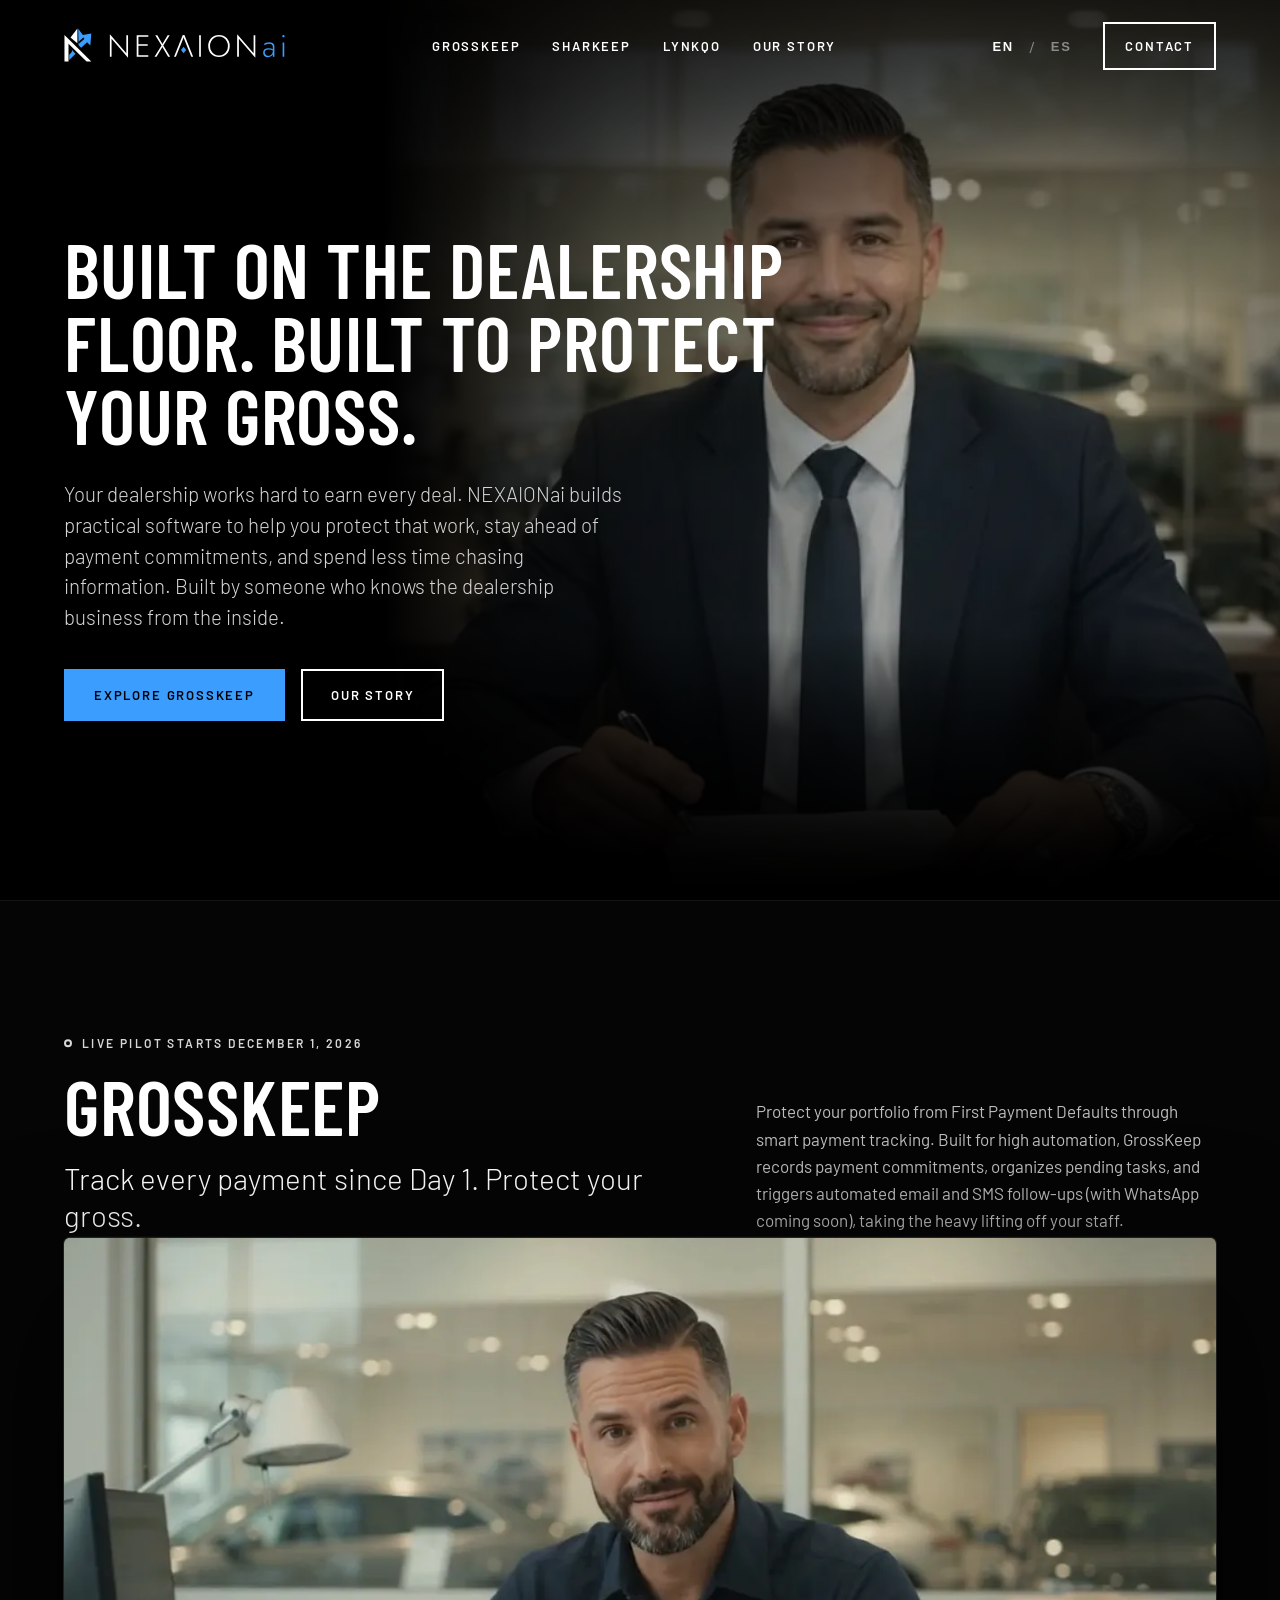
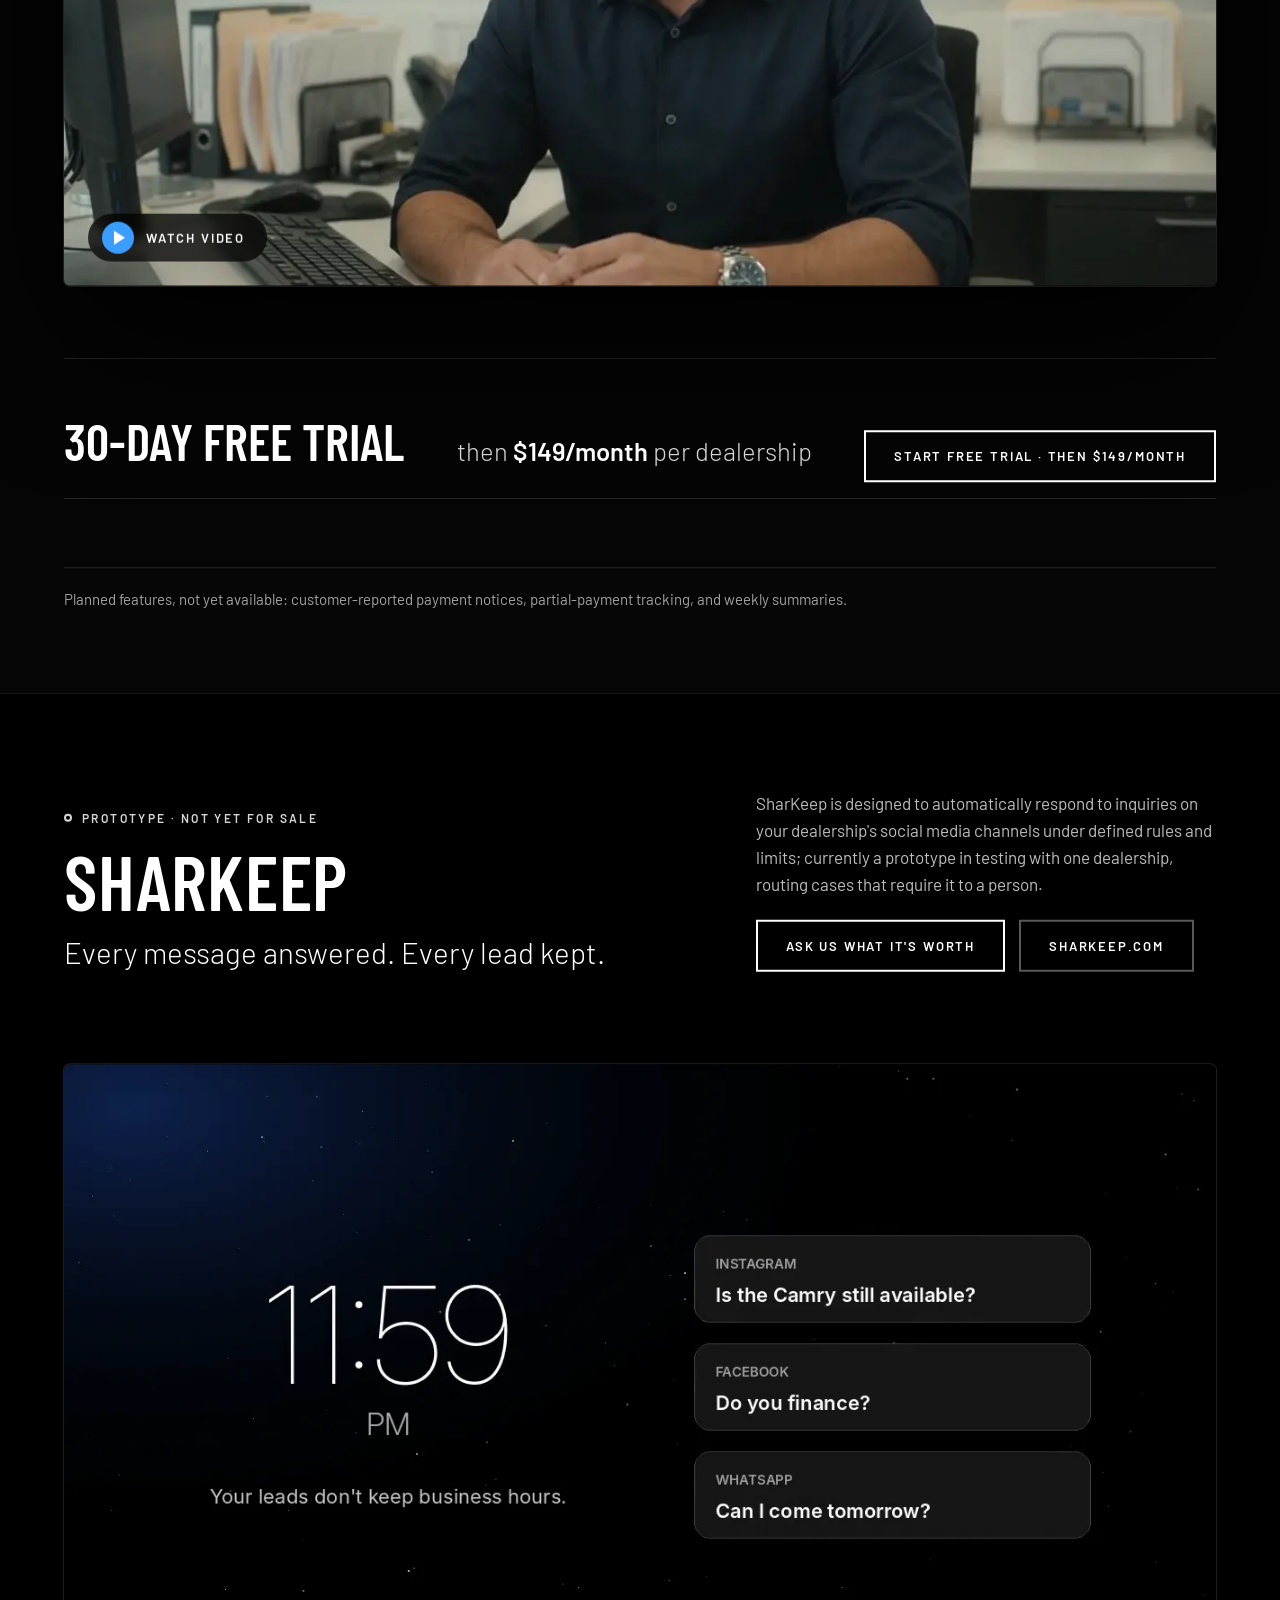
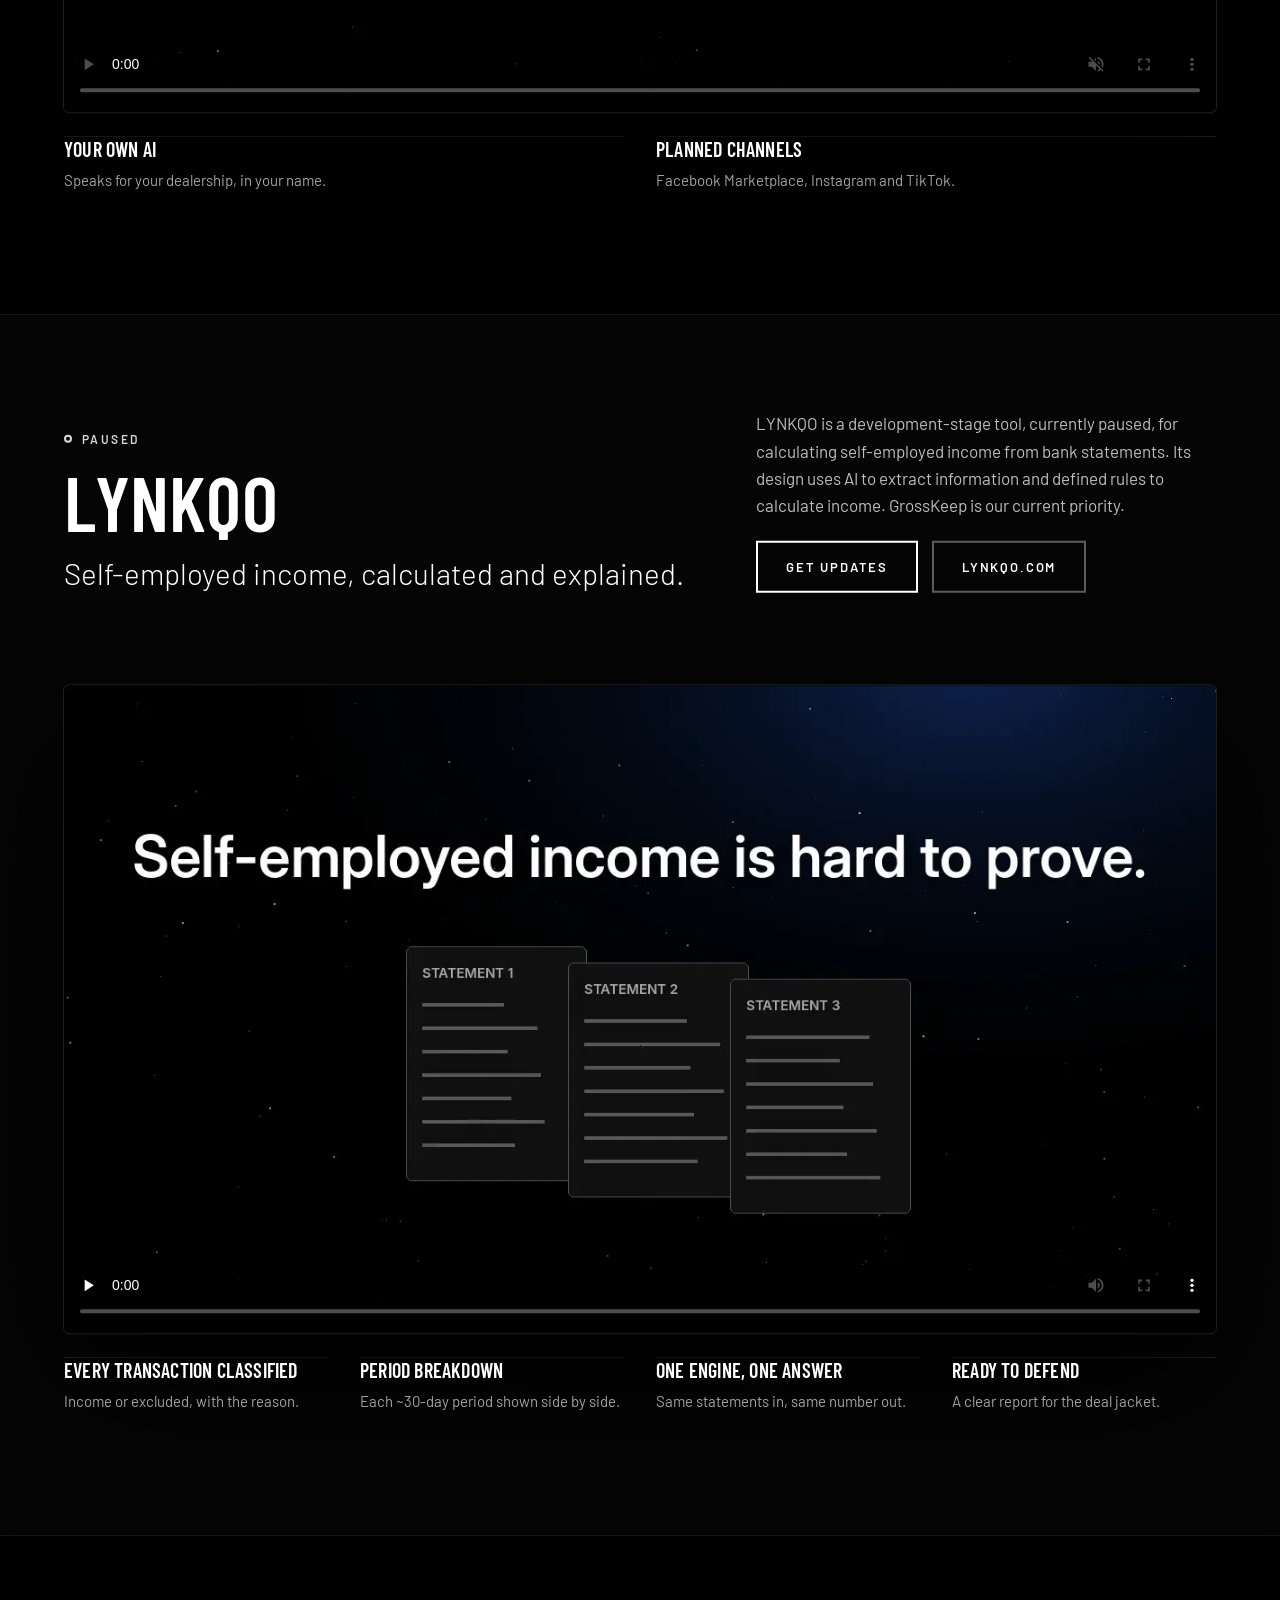
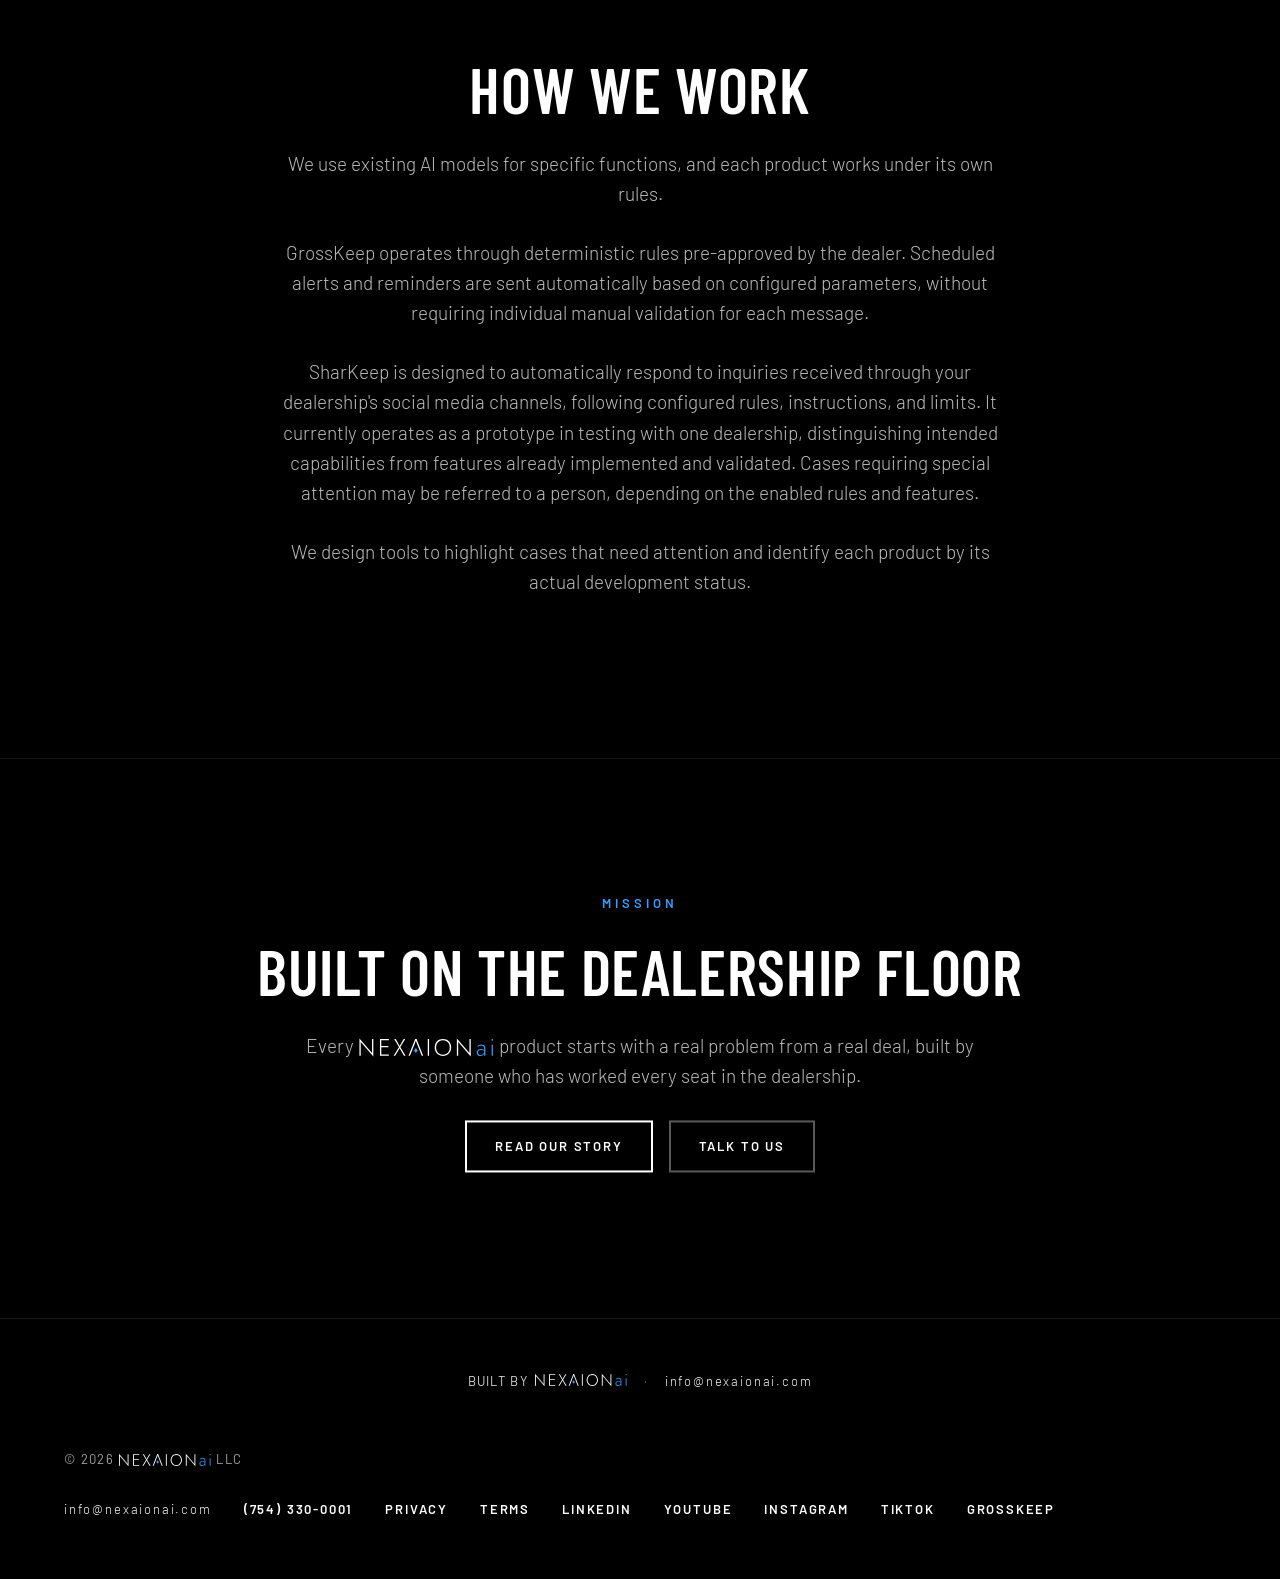
<file: index.html>
<!doctype html>
<html lang="en">
<head>
<meta charset="utf-8">
<meta name="viewport" content="width=device-width, initial-scale=1">
<title>NEXAIONai | Technology and automation for businesses</title>
<meta name="description" content="Dealership software built on the dealership floor. Tools that help organize information, automate repetitive tasks, and follow up on payment commitments, under clear rules.">
<meta property="og:title" content="NEXAIONai | Technology and automation for businesses">
<meta property="og:description" content="Dealership software built on the dealership floor. Tools that help organize information, automate repetitive tasks, and follow up on payment commitments, under clear rules.">
<meta property="og:type" content="website">
<link rel="icon" type="image/svg+xml" href="media/favicon.svg">
<link rel="icon" type="image/png" sizes="32x32" href="media/favicon-32.png">
<link rel="apple-touch-icon" sizes="180x180" href="media/apple-touch-icon.png">
<meta property="og:image" content="https://nexaionai.com/media/og.png">
<meta property="og:image:width" content="1200">
<meta property="og:image:height" content="630">
<meta name="theme-color" content="#000000">
<link rel="preconnect" href="https://fonts.googleapis.com">
<link href="https://fonts.googleapis.com/css2?family=Barlow:wght@300;400;500;600&amp;family=Barlow+Condensed:wght@500;600;700&amp;display=swap" rel="stylesheet">
<style>
body{margin:0;background:#000}
a{color:#ffffff}a:hover{color:#bdbdbd}
.nx{font-family:'Barlow',system-ui,-apple-system,'Segoe UI',sans-serif;color:#fff;background:#000;-webkit-font-smoothing:antialiased}
.nx h1,.nx h2,.nx h3{font-family:'Barlow Condensed','Barlow',system-ui,sans-serif;text-transform:uppercase;margin:0;font-weight:600;letter-spacing:.01em}
.btn{display:inline-flex;align-items:center;justify-content:center;min-height:48px;padding:0 28px;border:2px solid #fff;color:#fff;text-decoration:none;font-weight:600;letter-spacing:.14em;font-size:13px;text-transform:uppercase;transition:background .3s,color .3s}
.btn:hover{background:#fff;color:#000}
.navlink{color:#fff;text-decoration:none;font-weight:600;font-size:13px;letter-spacing:.14em;text-transform:uppercase;min-height:44px;display:inline-flex;align-items:center}
.navlink:hover{color:#bdbdbd}
.nm{text-transform:none!important}
@media (max-width:760px){.nxnav{flex-wrap:nowrap!important;padding-top:16px!important;padding-bottom:16px!important}.nxhide{display:none!important}.nxlogo{font-size:22px!important}}

/* ---------- HERO SCENE ---------- */
.stars{position:absolute;inset:0;
background-image:
radial-gradient(1.2px 1.2px at 23px 41px,rgba(255,255,255,.95) 50%,transparent 51%),
radial-gradient(1px 1px at 141px 97px,rgba(255,255,255,.7) 50%,transparent 51%),
radial-gradient(1.5px 1.5px at 263px 211px,rgba(255,255,255,.9) 50%,transparent 51%),
radial-gradient(1px 1px at 77px 262px,rgba(255,255,255,.55) 50%,transparent 51%),
radial-gradient(1px 1px at 199px 153px,rgba(255,255,255,.65) 50%,transparent 51%),
radial-gradient(1.3px 1.3px at 311px 29px,rgba(255,255,255,.8) 50%,transparent 51%);
background-size:340px 300px}
.stars.far{opacity:.5;background-size:180px 170px}
.planet{position:absolute;left:50%;bottom:-2300px;width:2600px;height:2600px;margin-left:-1300px;border-radius:50%;
background:radial-gradient(circle at 50% 0%,#0d2140 0%,#06101f 18%,#02050b 38%,#000 60%);
box-shadow:0 -3px 50px 6px rgba(92,160,255,.55),0 -30px 160px 30px rgba(40,100,220,.28),inset 0 18px 60px rgba(140,190,255,.35)}
.sunglow{position:absolute;bottom:220px;left:20%;width:520px;height:160px;margin-left:-260px;border-radius:50%;
background:radial-gradient(ellipse at center,rgba(235,244,255,.95) 0%,rgba(150,195,255,.45) 30%,rgba(60,120,230,0) 70%);filter:blur(6px)}
.sat{position:absolute;top:210px;left:-160px;width:150px;height:2px;background:linear-gradient(90deg,rgba(255,255,255,0),rgba(255,255,255,.85))}
.sat::after{content:"";position:absolute;right:-2px;top:-2px;width:6px;height:6px;border-radius:50%;background:#fff;box-shadow:0 0 10px 2px rgba(255,255,255,.8)}
.vignette{position:absolute;inset:0;background:linear-gradient(180deg,rgba(0,0,0,.55) 0%,rgba(0,0,0,0) 28%,rgba(0,0,0,0) 70%,#000 100%)}

/* ---------- PRODUCT SCENES ---------- */
.lightsweep{position:absolute;top:-20%;width:60%;height:140%;left:-60%;background:linear-gradient(100deg,rgba(255,255,255,0) 0%,rgba(255,255,255,.06) 50%,rgba(255,255,255,0) 100%);transform:skewX(-12deg)}
.phone{width:300px;height:610px;border-radius:46px;border:10px solid #1c1c1c;background:#0b0b0b;box-shadow:0 40px 120px rgba(0,0,0,.9),0 0 0 1px #2e2e2e;box-sizing:border-box;padding:56px 18px 24px;display:flex;flex-direction:column;gap:14px;position:relative;overflow:hidden}
.bubble{max-width:82%;padding:12px 16px;border-radius:20px;font-size:14px;line-height:1.4}
.in{background:#1f1f1f;color:#f2f2f2;border-bottom-left-radius:6px;align-self:flex-start}
.out{background:#ffffff;color:#000;border-bottom-right-radius:6px;align-self:flex-end;font-weight:600}
.paidbtn{align-self:flex-start;min-height:44px;padding:0 22px;border-radius:22px;border:2px solid #fff;background:transparent;color:#fff;font:600 13px 'Barlow',sans-serif;letter-spacing:.14em;text-transform:uppercase}
.toast{margin-top:auto;border:1px solid #333;border-radius:16px;padding:14px 16px;font-size:13px;color:#d6d6d6;background:#111}
.dot{width:7px;height:7px;border-radius:50%;background:#bdbdbd;display:inline-block}
.row{display:flex;justify-content:space-between;gap:16px;padding:14px 0;border-bottom:1px solid #222;font-size:15px}
.row.ex{color:#8a8a8a;text-decoration:line-through}
.tag{font-size:11px;letter-spacing:.16em;text-transform:uppercase;font-weight:600;white-space:nowrap}
.scan{position:absolute;left:0;right:0;height:70px;top:-70px;background:linear-gradient(180deg,rgba(255,255,255,0),rgba(255,255,255,.10),rgba(255,255,255,0));border-bottom:1px solid rgba(255,255,255,.5)}
.status{display:inline-flex;align-items:center;gap:10px;font-size:12px;letter-spacing:.2em;font-weight:600;text-transform:uppercase;color:#d6d6d6}

/* ---------- MOTION ---------- */
@keyframes drift{from{background-position:0 0}to{background-position:-340px 300px}}
@keyframes driftFar{from{background-position:0 0}to{background-position:-180px 170px}}
@keyframes sun{0%{left:18%;opacity:.75}50%{opacity:1}100%{left:82%;opacity:.75}}
@keyframes breathe{0%,100%{box-shadow:0 -3px 50px 6px rgba(92,160,255,.5),0 -30px 160px 30px rgba(40,100,220,.24),inset 0 18px 60px rgba(140,190,255,.3)}50%{box-shadow:0 -3px 64px 10px rgba(120,180,255,.7),0 -40px 200px 44px rgba(50,110,230,.34),inset 0 22px 70px rgba(160,205,255,.42)}}
@keyframes orbit{0%{transform:translate(0,0)}100%{transform:translate(1900px,-60px)}}
@keyframes rise{from{opacity:0;transform:translateY(24px)}to{opacity:1;transform:none}}
@keyframes sweep{0%{left:-60%}100%{left:120%}}
@keyframes chat{0%,6%{opacity:0;transform:translateY(12px)}12%,88%{opacity:1;transform:none}96%,100%{opacity:0}}
@keyframes pulse{0%,100%{opacity:.25}50%{opacity:1}}
@keyframes scanmove{0%{top:-70px}100%{top:100%}}
@keyframes kb{0%{transform:scale(1)}100%{transform:scale(1.08)}}
.motion .stars{animation:drift 90s linear infinite}
.motion .stars.far{animation:driftFar 140s linear infinite}
.motion .sunglow{animation:sun 40s ease-in-out infinite alternate}
.motion .planet{animation:breathe 9s ease-in-out infinite}
.motion .sat{animation:orbit 22s linear infinite}
.motion .rise{opacity:0;animation:rise 1.2s cubic-bezier(.2,.7,.2,1) forwards}
.motion .d1{animation-delay:.2s}.motion .d2{animation-delay:.5s}.motion .d3{animation-delay:.8s}
.motion .lightsweep{animation:sweep 11s ease-in-out infinite}
.motion .c1,.motion .c2,.motion .c3,.motion .c4{opacity:0;animation:chat 12s ease-in-out infinite}
.motion .c2{animation-delay:1.6s}.motion .c3{animation-delay:3.2s}.motion .c4{animation-delay:4.8s}
.motion .dot{animation:pulse 1.2s ease-in-out infinite}
.motion .dot:nth-child(2){animation-delay:.2s}.motion .dot:nth-child(3){animation-delay:.4s}
.motion .scan{animation:scanmove 4.5s linear infinite}
.motion .kb{animation:kb 24s ease-in-out infinite alternate}
@media (prefers-reduced-motion:reduce){.motion *{animation:none!important;opacity:1!important}}
</style>
<link rel="stylesheet" href="brand.css">
</head>
<body>
<div class="nx motion" style="width: 100%; background: #000000; overflow: hidden">

<!-- ================= NAV ================= -->
<header style="position: absolute; top: 0; left: 0; right: 0; z-index: 10">
<nav class="nxnav" style="max-width: 1440px; margin: 0 auto; padding: 22px 5%; box-sizing: border-box; display: flex; flex-wrap: wrap; align-items: center; justify-content: space-between; gap: 16px 32px" aria-label="Main">
<a href="#top" class="navlink nxlogo" aria-label="NEXAIONai"><img class="nxsym" src="media/nexaionai-symbol.svg" alt="" width="590" height="720"><img class="nxmark" src="media/nexaionai-logo.svg" alt="NEXAIONai" width="496" height="72"></a>
<div class="nxhide" style="display: flex; flex-wrap: wrap; gap: 8px 32px; align-items: center">
<a href="#grosskeep" class="navlink">GrossKeep</a>
<a href="#sharkeep" class="navlink">SharKeep</a>
<a href="#lynkqo" class="navlink">LYNKqo</a>
<a href="about.html" class="navlink">Our Story</a>
</div>
<div style="display: flex; gap: 20px; align-items: center">
<div class="nxlang" style="display: flex; align-items: center" role="group" aria-label="Language"><button type="button" class="navlink" id="lang-en" aria-pressed="true" style="background: none; border: 0; cursor: pointer; padding: 0 6px; min-width: 44px; justify-content: center; color: #ffffff">EN</button><span style="color: #8a8a8a; padding: 0 4px">/</span><button type="button" class="navlink" id="lang-es" aria-pressed="false" style="background: none; border: 0; cursor: pointer; padding: 0 6px; min-width: 44px; justify-content: center; color: #8a8a8a">ES</button></div>
<a href="mailto:info@nexaionai.com" class="btn nxhide" style="min-height: 44px; padding: 0 20px">Contact</a>
</div>
</nav>
</header>

<!-- ================= HERO ================= -->
<section id="top" class="hasphoto" style="position: relative; min-height: clamp(560px, 64vw, 920px); overflow: hidden; background: #000000">
<img class="herobg" src="media/hero.webp" alt="" width="1280" height="720" fetchpriority="high">
<div class="heroshade" aria-hidden="true"></div>
<div class="stars far" aria-hidden="true"></div>
<div class="stars" aria-hidden="true"></div>
<div class="sat" aria-hidden="true"></div>
<div class="planet" aria-hidden="true"></div>
<div class="sunglow" aria-hidden="true"></div>
<div class="vignette" aria-hidden="true"></div>
<div style="position: relative; max-width: 1440px; margin: 0 auto; padding: clamp(130px, 18vw, 260px) 5% clamp(120px, 14vw, 200px); box-sizing: border-box; display: flex; flex-direction: column; gap: 28px; align-items: flex-start">
<h1 class="rise d1" style="font-size: clamp(40px, 6vw, 88px); line-height: .95; max-width: 760px">Built on the dealership floor. Built to protect your gross.</h1>
<p class="rise d2" style="margin: 0; font-size: clamp(17px, 1.6vw, 21px); line-height: 1.5; color: #d6d6d6; max-width: 560px; font-weight: 300">Your dealership works hard to earn every deal. NEXAIONai builds practical software to help you protect that work, stay ahead of payment commitments, and spend less time chasing information. Built by someone who knows the dealership business from the inside.</p>
<div class="rise d3" style="display: flex; flex-wrap: wrap; gap: 16px; padding-top: 8px">
<a href="#grosskeep" class="btn btn-acc">Explore GrossKeep</a>
<a href="about.html" class="btn btn-ghost">Our story</a>
</div>
</div>
</section>

<section id="grosskeep" style="position: relative; overflow: hidden; background: #050505; border-top: 1px solid #141414">
<div style="max-width: 1440px; margin: 0 auto; padding: clamp(72px, 9vw, 130px) 5% clamp(64px, 8vw, 120px); box-sizing: border-box; display: flex; flex-direction: column; gap: 48px">
<div style="display: flex; flex-wrap: wrap; gap: 24px 64px; align-items: flex-end; justify-content: space-between">
<div style="flex: 1 1 520px; display: flex; flex-direction: column; gap: 20px; max-width: 760px">
<span class="status"><span style="width: 8px; height: 8px; border-radius: 50%; border: 2px solid #d6d6d6; box-sizing: border-box"></span>Live pilot starts December 1, 2026</span>
<h2 style="font-size: clamp(44px, 6vw, 96px); line-height: .92">GrossKeep</h2>
<p style="margin: 0; font-size: clamp(22px, 2.3vw, 32px); line-height: 1.25; font-weight: 300">Track every payment since Day 1. Protect your gross.</p>
</div>
<div style="flex: 1 1 360px; max-width: 460px; display: flex; flex-direction: column; gap: 22px">
<p style="margin: 0; font-size: 17px; line-height: 1.6; color: #bdbdbd">Protect your portfolio from First Payment Defaults through smart payment tracking. Built for high automation, GrossKeep records payment commitments, organizes pending tasks, and triggers automated email and SMS follow-ups (with WhatsApp coming soon), taking the heavy lifting off your staff.</p>

</div>
</div>
<div class="vplay" data-id="gkvideo" data-src="media/grosskeep-en.mp4" data-es="media/grosskeep-es.mp4" data-label="GrossKeep video">
<img src="media/poster-grosskeep.webp" alt="" width="1280" height="720" loading="lazy">
<button type="button" class="playbtn" aria-label="Play GrossKeep video"><span class="tri" aria-hidden="true"></span>Watch video</button>
</div>

<div style="display: flex; flex-wrap: wrap; gap: 16px 48px; align-items: baseline; justify-content: space-between; padding: 36px 0; border-top: 1px solid #262626; border-bottom: 1px solid #262626">
<p style="margin: 0; font-family: 'Barlow Condensed', sans-serif; font-size: clamp(32px, 4vw, 56px); font-weight: 600; text-transform: uppercase; line-height: 1">30-day free trial</p>
<p style="margin: 0; font-size: clamp(20px, 2vw, 26px); font-weight: 300; color: #d6d6d6">then <strong style="font-weight: 600; color: #ffffff">$149/month</strong> per dealership</p>
<a href="mailto:info@nexaionai.com?subject=GrossKeep%20free%20trial" class="btn">Start free trial · then $149/month</a>
</div>
<p style="margin: 0; padding-top: 20px; border-top: 1px solid #262626; color: #a3a3a3; font-size: 15px; line-height: 1.5">Planned features, not yet available: customer-reported payment notices, partial-payment tracking, and weekly summaries.</p>
</div>
</section>

<section id="sharkeep" style="position: relative; overflow: hidden; background: #000000; border-top: 1px solid #141414">
<div style="max-width: 1440px; margin: 0 auto; padding: clamp(72px, 9vw, 130px) 5% clamp(64px, 8vw, 120px); box-sizing: border-box; display: flex; flex-direction: column; gap: 48px">
<div style="display: flex; flex-wrap: wrap; gap: 24px 64px; align-items: flex-end; justify-content: space-between">
<div style="flex: 1 1 520px; display: flex; flex-direction: column; gap: 20px; max-width: 760px">
<span class="status"><span style="width: 8px; height: 8px; border-radius: 50%; border: 2px solid #d6d6d6; box-sizing: border-box"></span>Prototype · Not yet for sale</span>
<h2 style="font-size: clamp(44px, 6vw, 96px); line-height: .92">SharKeep</h2>
<p style="margin: 0; font-size: clamp(22px, 2.3vw, 32px); line-height: 1.25; font-weight: 300">Every message answered. Every lead kept.</p>
</div>
<div style="flex: 1 1 360px; max-width: 460px; display: flex; flex-direction: column; gap: 22px">
<p style="margin: 0; font-size: 17px; line-height: 1.6; color: #bdbdbd">SharKeep is designed to automatically respond to inquiries on your dealership's social media channels under defined rules and limits; currently a prototype in testing with one dealership, routing cases that require it to a person.</p>
<div style="display: flex; flex-wrap: wrap; gap: 14px"><a href="mailto:info@nexaionai.com?subject=SharKeep%20question" class="btn">Ask us what it's worth</a><a href="#sharkeep" class="btn" style="border-color: rgba(255,255,255,.35)">sharkeep.com</a></div>
</div>
</div>
<div class="poster" aria-label="SharKeep">
<video controls src="media/sharkeep-17s-en.mp4" data-es-src="media/sharkeep-17s.mp4" poster="media/poster-sharkeep.webp" data-es-poster="media/poster-sharkeep-es.webp" autoplay muted loop playsinline preload="metadata" width="1280" height="720" aria-label="SharKeep video" style="position:absolute;inset:0;width:100%;height:100%;object-fit:cover;display:block;background:#000"></video>
</div>
<div style="display: grid; grid-template-columns: repeat(auto-fit, minmax(220px, 1fr)); gap: 32px"><div style="padding-top: 20px; border-top: 1px solid #262626"><h3 style="font-size: 20px">Your own AI</h3><p style="margin: 8px 0 0; color: #a3a3a3; font-size: 15px; line-height: 1.5">Speaks for your dealership, in your name.</p></div><div style="padding-top: 20px; border-top: 1px solid #262626"><h3 style="font-size: 20px">Planned channels</h3><p style="margin: 8px 0 0; color: #a3a3a3; font-size: 15px; line-height: 1.5">Facebook Marketplace, Instagram and TikTok.</p></div></div>
</div>
</section>

<section id="lynkqo" style="position: relative; overflow: hidden; background: #050505; border-top: 1px solid #141414">
<div style="max-width: 1440px; margin: 0 auto; padding: clamp(72px, 9vw, 130px) 5% clamp(64px, 8vw, 120px); box-sizing: border-box; display: flex; flex-direction: column; gap: 48px">
<div style="display: flex; flex-wrap: wrap; gap: 24px 64px; align-items: flex-end; justify-content: space-between">
<div style="flex: 1 1 520px; display: flex; flex-direction: column; gap: 20px; max-width: 760px">
<span class="status"><span style="width: 8px; height: 8px; border-radius: 50%; border: 2px solid #d6d6d6; box-sizing: border-box"></span>Paused</span>
<h2 style="font-size: clamp(44px, 6vw, 96px); line-height: .92">LYNKqo</h2>
<p style="margin: 0; font-size: clamp(22px, 2.3vw, 32px); line-height: 1.25; font-weight: 300">Self-employed income, calculated and explained.</p>
</div>
<div style="flex: 1 1 360px; max-width: 460px; display: flex; flex-direction: column; gap: 22px">
<p style="margin: 0; font-size: 17px; line-height: 1.6; color: #bdbdbd">LYNKQO is a development-stage tool, currently paused, for calculating self-employed income from bank statements. Its design uses AI to extract information and defined rules to calculate income. GrossKeep is our current priority.</p>
<div style="display: flex; flex-wrap: wrap; gap: 14px"><a href="mailto:info@nexaionai.com?subject=LYNKqo" class="btn">Get updates</a><a href="#lynkqo" class="btn" style="border-color: rgba(255,255,255,.35)">lynkqo.com</a></div>
</div>
</div>
<div class="poster" aria-label="LYNKqo">
<video controls src="media/lynkqo.mp4" poster="media/poster-lynkqo.webp" data-es-poster="media/poster-lynkqo-es.webp" playsinline preload="none" width="1280" height="720" aria-label="LYNKqo video" style="position:absolute;inset:0;width:100%;height:100%;object-fit:cover;display:block;background:#000"></video>
</div>
<div style="display: grid; grid-template-columns: repeat(auto-fit, minmax(220px, 1fr)); gap: 32px"><div style="padding-top: 20px; border-top: 1px solid #262626"><h3 style="font-size: 20px">Every transaction classified</h3><p style="margin: 8px 0 0; color: #a3a3a3; font-size: 15px; line-height: 1.5">Income or excluded, with the reason.</p></div><div style="padding-top: 20px; border-top: 1px solid #262626"><h3 style="font-size: 20px">Period breakdown</h3><p style="margin: 8px 0 0; color: #a3a3a3; font-size: 15px; line-height: 1.5">Each ~30-day period shown side by side.</p></div><div style="padding-top: 20px; border-top: 1px solid #262626"><h3 style="font-size: 20px">One engine, one answer</h3><p style="margin: 8px 0 0; color: #a3a3a3; font-size: 15px; line-height: 1.5">Same statements in, same number out.</p></div><div style="padding-top: 20px; border-top: 1px solid #262626"><h3 style="font-size: 20px">Ready to defend</h3><p style="margin: 8px 0 0; color: #a3a3a3; font-size: 15px; line-height: 1.5">A clear report for the deal jacket.</p></div></div>
</div>
</section>

<!-- ================= HOW WE WORK ================= -->
<section id="how-we-work" style="position: relative; overflow: hidden; background: #000000; border-top: 1px solid #141414">
<div style="position: relative; max-width: 1000px; margin: 0 auto; padding: clamp(88px, 11vw, 160px) 5%; box-sizing: border-box; display: flex; flex-direction: column; gap: 28px; align-items: center; text-align: center">
<h2 style="font-size: clamp(36px, 5vw, 72px); line-height: 1">How we work</h2>
<p style="margin: 0; font-size: 19px; line-height: 1.6; color: #bdbdbd; max-width: 720px; font-weight: 300">We use existing AI models for specific functions, and each product works under its own rules.</p>
<p style="margin: 0; font-size: 19px; line-height: 1.6; color: #bdbdbd; max-width: 720px; font-weight: 300">GrossKeep operates through deterministic rules pre-approved by the dealer. Scheduled alerts and reminders are sent automatically based on configured parameters, without requiring individual manual validation for each message.</p>
<p style="margin: 0; font-size: 19px; line-height: 1.6; color: #bdbdbd; max-width: 720px; font-weight: 300">SharKeep is designed to automatically respond to inquiries received through your dealership's social media channels, following configured rules, instructions, and limits. It currently operates as a prototype in testing with one dealership, distinguishing intended capabilities from features already implemented and validated. Cases requiring special attention may be referred to a person, depending on the enabled rules and features.</p>
<p style="margin: 0; font-size: 19px; line-height: 1.6; color: #bdbdbd; max-width: 720px; font-weight: 300">We design tools to highlight cases that need attention and identify each product by its actual development status.</p>
</div>
</section>

<!-- ================= COMPANY ================= -->
<section id="company" style="position: relative; overflow: hidden; background: #000000; border-top: 1px solid #141414">
<div class="stars far" aria-hidden="true" style="opacity: .35"></div>
<div style="position: relative; max-width: 1000px; margin: 0 auto; padding: clamp(88px, 11vw, 160px) 5%; box-sizing: border-box; display: flex; flex-direction: column; gap: 28px; align-items: center; text-align: center">
<p class="eyebrow-acc" style="margin: 0; font-size: 13px; letter-spacing: .3em; font-weight: 600; color: #d6d6d6; text-transform: uppercase">Mission</p>
<h2 style="font-size: clamp(36px, 5vw, 72px); line-height: 1">Built on the dealership floor</h2>
<p style="margin: 0; font-size: 19px; line-height: 1.6; color: #bdbdbd; max-width: 680px; font-weight: 300">Every <img class="nxinline" src="media/nexaionai-logo.svg" alt="NEXAIONai" width="496" height="72"> product starts with a real problem from a real deal, built by someone who has worked every seat in the dealership.</p>
<div style="display: flex; flex-wrap: wrap; gap: 16px; justify-content: center"><a href="about.html" class="btn">Read our story</a><a href="mailto:info@nexaionai.com" class="btn" style="border-color: rgba(255,255,255,.35)">Talk to us</a></div>
</div>
</section>

<!-- ================= FOOTER ================= -->
<footer style="border-top: 1px solid #1a1a1a; background: #000000">
<div style="max-width: 1440px; margin: 0 auto; padding: 40px 5% 0; box-sizing: border-box; display: flex; flex-wrap: wrap; gap: 8px 16px; justify-content: center; align-items: center; text-align: center; font-size: 13px; letter-spacing: .1em; text-transform: uppercase; color: #d6d6d6">
<span class="byline">Built by <img class="nxinline" src="media/nexaionai-logo.svg" alt="NEXAIONai" width="496" height="72"></span><span aria-hidden="true" style="color: #555555">·</span><a href="mailto:info@nexaionai.com" class="navlink" style="font-size: 13px; min-height: 44px"><span class="nm">info@nexaionai.com</span></a>
</div>
<div style="max-width: 1440px; margin: 0 auto; padding: 48px 5%; box-sizing: border-box; display: flex; flex-wrap: wrap; gap: 20px 48px; justify-content: space-between; align-items: center; font-size: 13px; letter-spacing: .1em; text-transform: uppercase; color: #a3a3a3">
<span>© 2026 <img class="nxinline" src="media/nexaionai-logo.svg" alt="NEXAIONai" width="496" height="72"> LLC</span>
<div style="display: flex; flex-wrap: wrap; gap: 8px 32px">
<a href="mailto:info@nexaionai.com" class="navlink" style="font-size: 13px"><span class="nm">info@nexaionai.com</span></a>
<a href="tel:+17543300001" class="navlink" style="font-size: 13px">(754) 330-0001</a>
<a href="privacy.html" class="navlink" style="font-size: 13px">Privacy</a>
<a href="terms.html" class="navlink" style="font-size: 13px">Terms</a>
<a href="https://www.linkedin.com/in/victor-sierra-02027a2b2" class="navlink" style="font-size: 13px" target="_blank" rel="noopener">LinkedIn</a>
<a href="https://www.youtube.com/@nexaionai" class="navlink" style="font-size: 13px" target="_blank" rel="noopener">YouTube</a>
<a href="https://www.instagram.com/nexaionai.llc/" class="navlink" style="font-size: 13px" target="_blank" rel="noopener">Instagram</a>
<a href="https://www.tiktok.com/@nexaionai.llc" class="navlink" style="font-size: 13px" target="_blank" rel="noopener">TikTok</a>
<a href="https://grosskeep.com/" class="navlink" style="font-size: 13px" target="_blank" rel="noopener">GrossKeep</a>
</div>
</div>
</footer>

</div>
<script src="i18n.js"></script>
<script src="video.js"></script>
<script src="parallax.js"></script>
<script src="menu.js"></script>
</body>
</html>
</file>
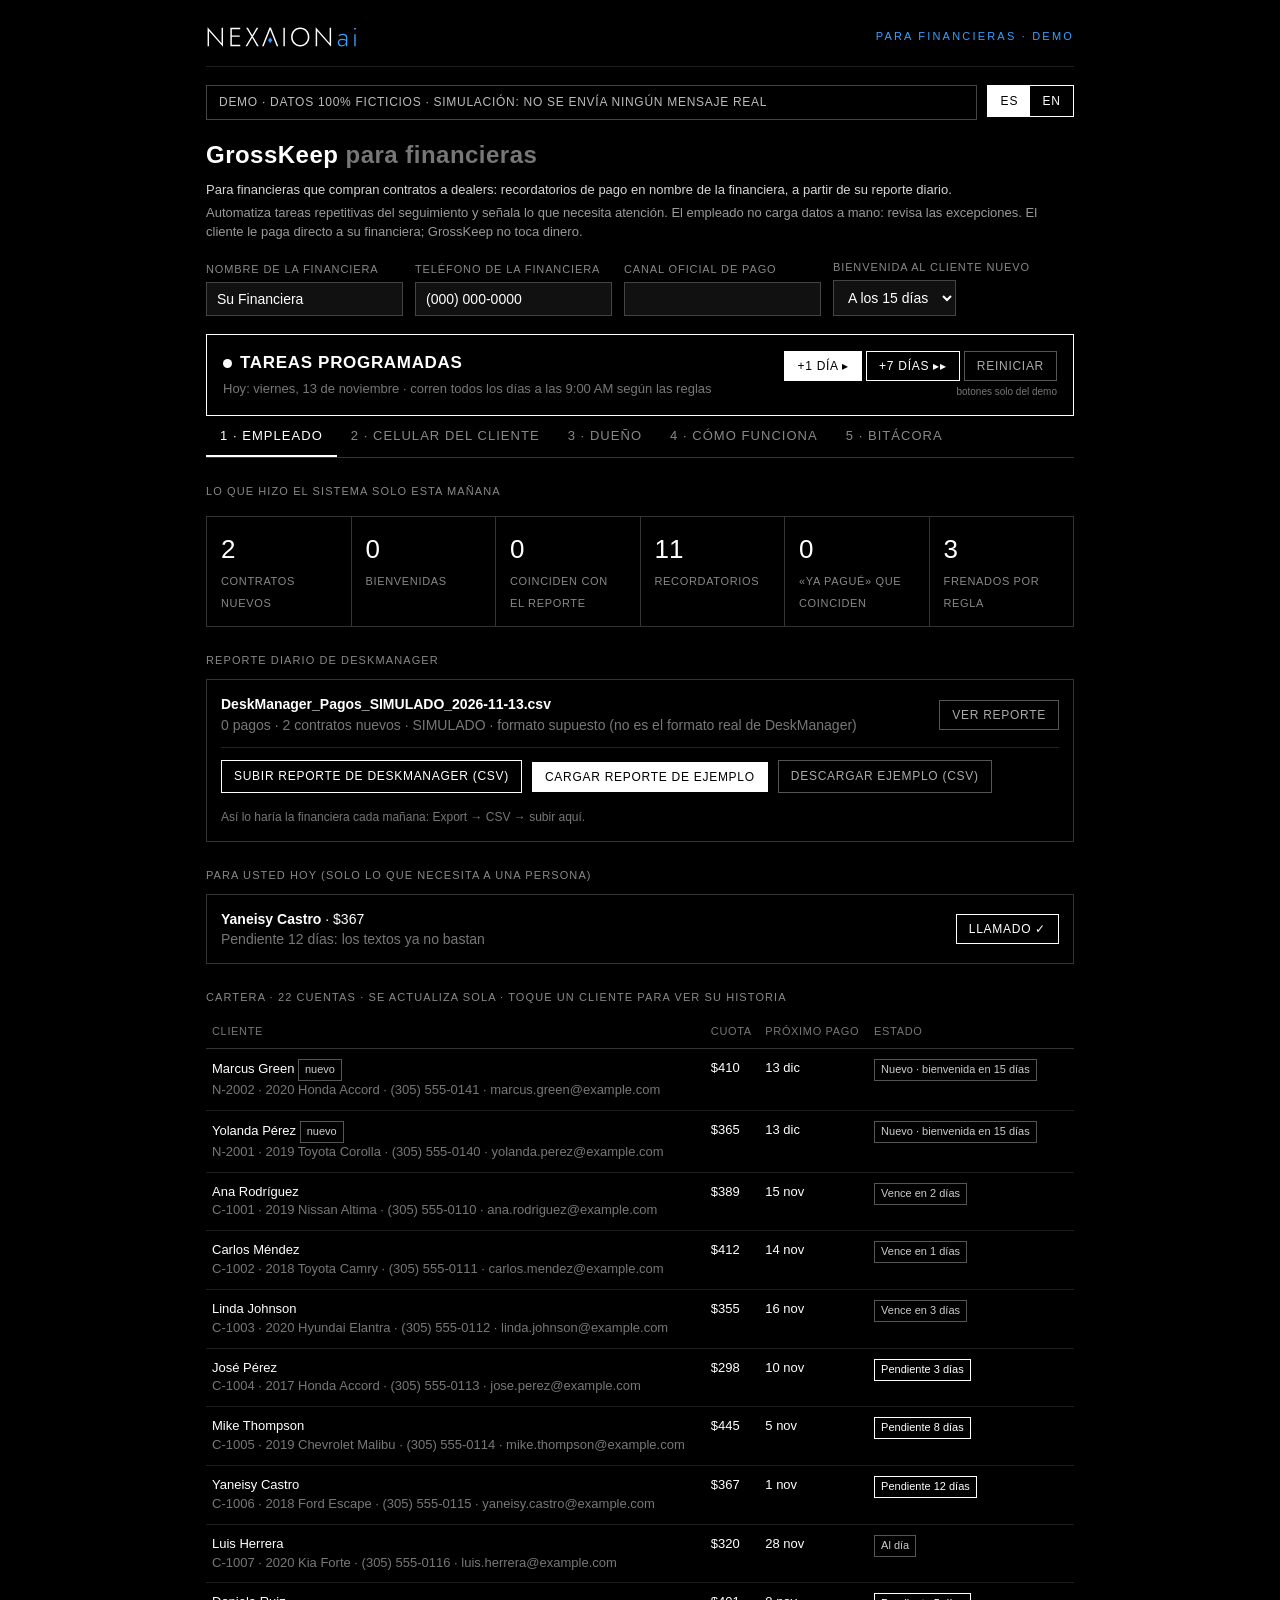
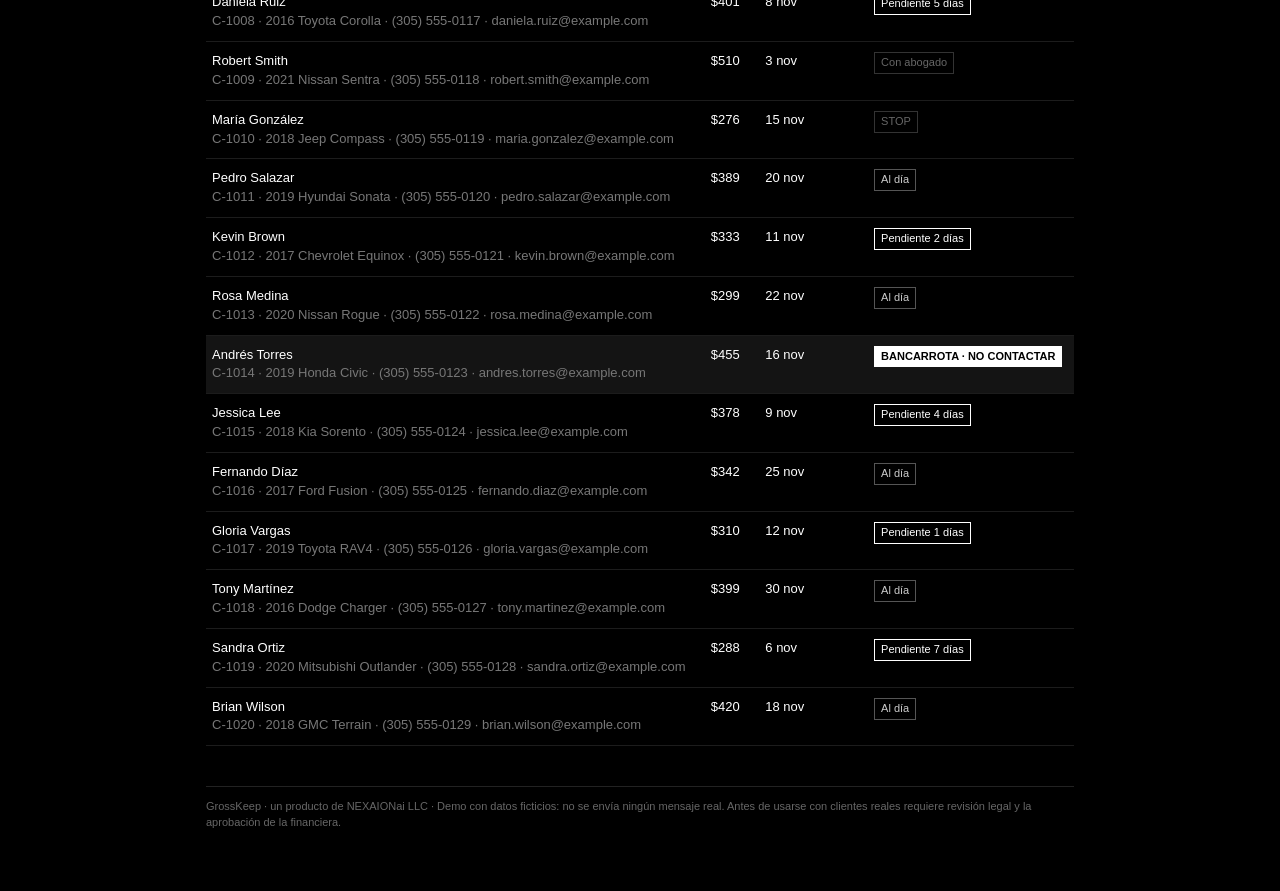
<file: financieras/index.html>
<!DOCTYPE html>
<html lang="es">
<head>
<meta charset="utf-8">
<meta name="viewport" content="width=device-width, initial-scale=1">
<title>GrossKeep para financieras — Demo | NEXAIONai</title>
<meta name="description" content="GrossKeep para financieras: demo con datos ficticios del seguimiento de pagos a partir del reporte diario de la financiera.">
<meta name="robots" content="noindex, nofollow">
<meta property="og:title" content="GrossKeep para financieras — Demo">
<meta property="og:description" content="Demo con datos ficticios. Un producto de NEXAIONai LLC.">
<meta property="og:image" content="https://nexaionai.com/media/og.png">
<link rel="icon" type="image/svg+xml" href="../media/favicon.svg">
<link rel="icon" type="image/png" sizes="32x32" href="../media/favicon-32.png">
<link rel="apple-touch-icon" sizes="180x180" href="../media/apple-touch-icon.png">
<meta name="theme-color" content="#000000">
<style>
*{box-sizing:border-box;margin:0;padding:0}
body{background:#000;color:#fff;font-family:-apple-system,"Helvetica Neue",Arial,sans-serif;font-size:15px;line-height:1.45}
.wrap{max-width:900px;margin:0 auto;padding:20px 16px 60px}
.sitebar{display:flex;align-items:center;justify-content:space-between;gap:12px;padding:6px 0 18px;border-bottom:1px solid #1c1c1c;margin-bottom:18px}
.card b{overflow-wrap:anywhere}
.sitetag{font-size:11px;letter-spacing:.2em;text-transform:uppercase;color:#3B9EFF}
.topbar{display:flex;justify-content:space-between;align-items:flex-start;gap:10px;margin-bottom:18px}
.banner{border:1px solid #444;padding:8px 12px;font-size:12px;letter-spacing:.06em;text-transform:uppercase;color:#bbb;flex:1}
.lang{display:flex;border:1px solid #fff}
.lang button{background:none;border:none;color:#fff;padding:8px 12px;font-size:12px;cursor:pointer;letter-spacing:.08em}
.lang button.on{background:#fff;color:#000}
h1{font-size:24px;font-weight:600;letter-spacing:.02em}
.sub{color:#999;font-size:13px;margin-top:4px}
.cfg{display:flex;flex-wrap:wrap;gap:12px;margin:18px 0;align-items:flex-end}
.cfg label{font-size:11px;text-transform:uppercase;letter-spacing:.08em;color:#888;display:block;margin-bottom:4px}
input,select{background:#111;color:#fff;border:1px solid #444;padding:8px 10px;font-size:14px;border-radius:0}
.tabs{display:flex;border-bottom:1px solid #333;margin-bottom:18px;overflow-x:auto}
.tab{background:none;border:none;color:#888;padding:12px 14px;font-size:13px;text-transform:uppercase;letter-spacing:.08em;cursor:pointer;white-space:nowrap;border-bottom:2px solid transparent}
.tab.on{color:#fff;border-bottom-color:#fff}
.view{display:none}.view.on{display:block}
.auto{border:1px solid #fff;padding:16px;display:flex;justify-content:space-between;align-items:center;gap:12px;flex-wrap:wrap;margin-top:6px}
.auto b{font-size:17px;letter-spacing:.04em}
.dot{display:inline-block;width:9px;height:9px;border-radius:50%;background:#fff;margin-right:8px;animation:p 1.6s infinite}
@keyframes p{50%{opacity:.25}}
.btn{background:none;color:#fff;border:1px solid #fff;padding:7px 12px;font-size:12px;cursor:pointer;text-transform:uppercase;letter-spacing:.06em}
.btn.ghost{border-color:#555;color:#aaa}
.btn.solid{background:#fff;color:#000}
.kpis{display:grid;grid-template-columns:repeat(auto-fit,minmax(120px,1fr));gap:1px;background:#333;border:1px solid #333;margin:16px 0}
.kpi{background:#000;padding:14px}
.kpi b{display:block;font-size:26px;font-weight:500}
.kpi span{font-size:11px;color:#888;text-transform:uppercase;letter-spacing:.06em}
table{width:100%;border-collapse:collapse;font-size:13px}
th{text-align:left;font-weight:400;color:#777;font-size:11px;text-transform:uppercase;letter-spacing:.06em;padding:8px 6px;border-bottom:1px solid #333}
td{padding:10px 6px;border-bottom:1px solid #1c1c1c;vertical-align:top}
.tag{display:inline-block;font-size:11px;padding:2px 6px;border:1px solid #555;color:#ccc;white-space:nowrap}
.tag.w{border-color:#fff;color:#fff}
.tag.d{border-color:#333;color:#666}
.tag.bk{background:#fff;color:#000;border-color:#fff;font-weight:700}
tr.bkrow td{background:#141414}
.pend{border:1px dashed #555;padding:12px;font-size:13px;color:#aaa;margin-top:10px}
.muted{color:#777}
.sec{font-size:11px;text-transform:uppercase;letter-spacing:.1em;color:#888;margin:26px 0 10px}
.card{border:1px solid #333;padding:14px;margin-top:10px;font-size:14px}
.ex{display:flex;justify-content:space-between;align-items:center;gap:10px;flex-wrap:wrap}
.zero{font-size:40px;font-weight:300}
.phone{max-width:340px;margin:0 auto;border:1px solid #444;border-radius:28px;padding:18px 14px 22px;min-height:460px}
.phone .top{text-align:center;font-size:12px;color:#888;margin-bottom:14px}
.bubble{background:#1d1d1d;padding:10px 12px;border-radius:14px;margin:8px 0;font-size:14px;max-width:88%}
.bubble.me{background:#fff;color:#000;margin-left:auto}
.bubble.mail{background:#0b1b2e;border:1px solid #1e3a5c}
.bubble .mh{font-size:11px;color:#8fb8e6;margin-bottom:6px;border-bottom:1px solid #1e3a5c;padding-bottom:6px}
.bubble small{display:block;color:#777;font-size:10px;margin-top:4px}
.pbtns{display:flex;gap:8px;margin-top:16px}
.pbtns button{flex:1;padding:12px 6px;font-size:13px;cursor:pointer;border:none;font-weight:600}
.yes{background:#fff;color:#000}.stop{background:#222;color:#fff;border:1px solid #555 !important}
.rules li{margin:6px 0 6px 18px;color:#ccc}
.flow{display:grid;grid-template-columns:repeat(auto-fit,minmax(150px,1fr));gap:1px;background:#333;border:1px solid #333}
.flow div{background:#000;padding:12px;font-size:13px}
.flow b{display:block;font-size:11px;letter-spacing:.08em;text-transform:uppercase;color:#888;margin-bottom:4px}
.foot{margin-top:40px;font-size:11px;color:#666;border-top:1px solid #222;padding-top:12px}
</style>
</head>
<body>
<div class="wrap">
  <div class="sitebar"><a href="/" aria-label="NEXAIONai"><img src="../media/nexaionai-logo.svg" alt="NEXAIONai" style="height:22px;width:auto;display:block"></a><span class="sitetag" data-i="siteTag"></span></div>
  <div class="topbar">
    <div class="banner" data-i="banner"></div>
    <div class="lang"><button id="l-es" class="on">ES</button><button id="l-en">EN</button></div>
  </div>
  <h1>GrossKeep <span class="muted" data-i="h1b"></span></h1>
  <div class="sub" data-i="forWho" style="color:#d6d6d6;margin-top:8px"></div>
  <div class="sub" data-i="sub"></div>

  <div class="cfg">
    <div><label data-i="cfgFin"></label><input id="fin" value="" maxlength="40"></div>
    <div><label data-i="cfgTel"></label><input id="tel" value="(000) 000-0000" maxlength="20"></div>
    <div><label data-i="cfgPay"></label><input id="pay" value="" maxlength="60"></div>
    <div><label data-i="cfgWd"></label><select id="wd"><option value="0" data-i="wd0"></option><option value="7" data-i="wd7"></option><option value="15" selected data-i="wd15"></option></select></div>
  </div>

  <div class="auto">
    <div><span class="dot"></span><b data-i="auto"></b><div class="muted" style="font-size:13px;margin-top:4px"><span data-i="today"></span>: <span id="hoyTxt"></span> · <span data-i="runs"></span></div></div>
    <div><button class="btn solid" id="next" data-i="b1"></button> <button class="btn" id="next7" data-i="b7"></button> <button class="btn ghost" id="reset" data-i="reset"></button><div class="muted" style="font-size:10px;margin-top:4px;text-align:right" data-i="demoOnly"></div></div>
  </div>

  <div class="tabs">
    <button class="tab on" data-v="hoy" data-i="t1"></button>
    <button class="tab" data-v="cel" data-i="t2"></button>
    <button class="tab" data-v="due" data-i="t3"></button>
    <button class="tab" data-v="como" data-i="t4"></button>
    <button class="tab" data-v="log" data-i="t5"></button>
  </div>

  <section class="view on" id="v-hoy">
    <div class="sec" data-i="secDid"></div>
    <div class="kpis" id="today"></div>
    <div class="sec" data-i="repH"></div>
    <div class="card" id="repBox"></div>
    <div id="upRes"></div>
    <div id="confBox"></div>
    <div class="sec" data-i="secYou"></div>
    <div id="exc"></div>
    <div id="hist"></div>
    <div class="sec"><span data-i="secPort"></span> · <span id="cnt"></span> <span data-i="secPort2"></span></div>
    <table><thead><tr><th data-i="thC"></th><th data-i="thQ"></th><th data-i="thN"></th><th data-i="thS"></th></tr></thead><tbody id="tb"></tbody></table>
  </section>

  <section class="view" id="v-cel">
    <div class="cfg"><div><label data-i="seePhone"></label><select id="who"></select></div></div>
    <div class="card muted" style="font-size:12px;margin-bottom:14px" data-i="celNote"></div>
    <div class="phone"><div class="top" id="ptop"></div><div id="thread"></div><div id="pact"></div></div>
  </section>

  <section class="view" id="v-due">
    <div class="sec" data-i="secSince"></div>
    <div class="kpis" id="kpis"></div>
    <div class="card muted" data-i="noProm"></div>
  </section>

  <section class="view" id="v-como">
    <div class="sec" data-i="secPath"></div>
    <div class="flow">
      <div><b data-i="p1h"></b><span data-i="p1"></span></div>
      <div><b data-i="p2h"></b><span data-i="p2"></span></div>
      <div><b data-i="p3h"></b><span data-i="p3"></span></div>
      <div><b data-i="p4h"></b><span data-i="p4"></span></div>
      <div><b data-i="p5h"></b><span data-i="p5"></span></div>
    </div>
    <div class="card muted" style="font-size:13px" data-i="wNote"></div>
    <div class="sec" data-i="secMorning"></div>
    <div class="flow">
      <div><b data-i="m1h"></b><span data-i="m1"></span></div>
      <div><b data-i="m2h"></b><span data-i="m2"></span></div>
      <div><b data-i="m3h"></b><span data-i="m3"></span></div>
      <div><b data-i="m4h"></b><span data-i="m4"></span></div>
      <div><b data-i="m5h"></b><span data-i="m5"></span></div>
    </div>
    <div class="sec" data-i="secData"></div>
    <div class="card"><span data-i="data1"></span> <span class="muted" data-i="data2"></span></div>
    <div class="sec" data-i="secPendH"></div>
    <div class="pend" data-i="pendIns"></div>
    <div class="sec" data-i="secRules"></div>
    <ul class="rules"><li data-i="r1"></li><li data-i="r2"></li><li data-i="r3"></li><li data-i="r4"></li><li data-i="r5"></li><li data-i="r6"></li><li data-i="r7"></li><li data-i="r8"></li><li data-i="r9"></li><li data-i="r10"></li><li data-i="r11"></li></ul>
  </section>

  <section class="view" id="v-log">
    <div class="sec" data-i="secLog"></div>
    <table><thead><tr><th data-i="thD"></th><th data-i="thA"></th><th data-i="thE"></th></tr></thead><tbody id="lg"></tbody></table>
  </section>

  <div class="foot" data-i="foot"></div>
</div>

<script>
const T={
es:{banner:"Demo · datos 100% ficticios · simulación: no se envía ningún mensaje real",h1b:"para financieras",
 sub:"Automatiza tareas repetitivas del seguimiento y señala lo que necesita atención. El empleado no carga datos a mano: revisa las excepciones. El cliente le paga directo a su financiera; GrossKeep no toca dinero.",
 cfgFin:"Nombre de la financiera",cfgTel:"Teléfono de la financiera",cfgWd:"Bienvenida al cliente nuevo",wd0:"El mismo día",wd7:"A los 7 días",wd15:"A los 15 días",
 auto:"TAREAS PROGRAMADAS",today:"Hoy",runs:"corren todos los días a las 9:00 AM según las reglas",b1:"+1 día ▸",b7:"+7 días ▸▸",reset:"Reiniciar",demoOnly:"botones solo del demo",
 t1:"1 · Empleado",t2:"2 · Celular del cliente",t3:"3 · Dueño",t4:"4 · Cómo funciona",t5:"5 · Bitácora",
 secDid:"Lo que hizo el sistema solo esta mañana",secYou:"Para usted hoy (solo lo que necesita a una persona)",secPort:"Cartera",secPort2:"cuentas · se actualiza sola · toque un cliente para ver su historia",
 thC:"Cliente",thQ:"Cuota",thN:"Próximo pago",thS:"Estado",thD:"Fecha",thA:"Cuenta",thE:"Evento",
 seePhone:"Ver el celular de",celNote:"El cliente recibe los mensajes en su propio idioma (español o inglés), sin importar el idioma de esta pantalla.",
 secSince:"Desde que arrancó el piloto",noProm:"Son métricas de actividad, no resultados prometidos. El valor real se mide en el piloto, comparando contra el historial de la propia financiera.",
 secPath:"El camino de cada cliente nuevo",p1h:"Día 0 · Entra solo",p1:"El contrato nuevo llega en el reporte diario de DeskManager. Nadie lo teclea.",
 p2h:"Día 15 · Bienvenida",p2:"«Bienvenido a la familia»: su primer pago, la fecha y el teléfono para orientarlo en lo que necesite.",
 p3h:"3 días antes · Recordatorio",p3:"Aviso de su pago, con «Ya pagué».",p4h:"Pago · coincide con el reporte",p4:"Queda pendiente de confirmación. La financiera lo verifica en su sistema con un toque; solo entonces se agradece y se programa el siguiente mes.",
 p5h:"Si pregunta · Una persona",p5:"Si toca «Pregunta», sube al empleado como prioridad.",
 wNote:"La bienvenida es solo informativa: no ofrece productos ni promociones (eso exige otro tipo de permiso por ley). Lleva STOP como todos los mensajes.",
 secMorning:"Cada mañana, sin que nadie toque nada",m1h:"1 · Lee",m1:"El reporte diario de pagos exportado de DeskManager. Nadie teclea pagos uno por uno.",
 m2h:"2 · Compara",m2:"Marca los pagos que coinciden con el reporte. Quedan pendientes de confirmación de la financiera.",m3h:"3 · Recuerda",m3:"Manda el recordatorio a quien vence en 3 días o quedó pendiente, siguiendo las reglas.",
 m4h:"4 · Escucha",m4:"Si el cliente toca «Ya pagué», lo compara con el próximo reporte. No agradece ni confirma.",m5h:"5 · Avisa",m5:"Solo sube al empleado lo que no puede resolver una máquina.",
 secData:"Carga de datos",data1:"Sistema de la financiera: DeskManager (AutoManager). Hoy: una persona exporta 1 reporte al día (CSV o Excel, botón Export) y lo sube o lo reenvía por correo; GrossKeep hace el resto.",
 data2:"Meta, no hecho: envío automático diario negociado con AutoManager (FTP) o por un proveedor de datos. Hasta tenerlo, no se vende como «cero carga».",
 secRules:"Reglas que el sistema aplica solo",r1:"Solo escribe a clientes cuyo contrato trae consentimiento para recibir textos.",r2:"La bienvenida se manda una sola vez por contrato y no vende nada.",
 r3:"Horario permitido: 8:00 AM a 9:00 PM. Sale a las 9:00 AM.",r4:"STOP es para siempre. Se confirma una sola vez.",r5:"Cuenta con abogado: no se contacta al cliente.",
 r6:"Máximo 1 recordatorio por semana por cuenta.",r7:"«Ya pagué» detiene los recordatorios mientras se verifica.",r8:"Cada mensaje va firmado por la financiera, con su teléfono. Sin amenazas, sin terceros.",r9:"Bancarrota activa o señal creíble de bancarrota: NO CONTACTAR. Ni bienvenida, ni recordatorios, ni avisos de atraso, ni llamadas.",r10:"La bienvenida no lleva el monto del pago (se ve en la pantalla bloqueada del celular). El monto vive solo en este panel.",secPendH:"Pendiente (no está en esta versión)",pendIns:"Aviso de seguro vencido del vehículo: PENDIENTE. Falta confirmar que el sistema de la financiera exporte la fecha de vencimiento de la póliza, y que el Auditor dictamine el texto del aviso (puede tocar reglas de seguro del colateral). Se agrega cuando haya las dos cosas.",confH:"Pagos que coinciden con el reporte · pendientes de confirmación",confQ:"¿Los verificó en su sistema?",confAll:"Sí, confirmados ✓",s_bk:"BANCARROTA · NO CONTACTAR",s_match:"Coincide con el reporte · pendiente de confirmación",e_bk:"Señal de bancarrota del cliente: en HOLD, no contactar. Verificar con el caso.",L_bk:"Señal de bancarrota recibida · HOLD inmediato: no contactar",L_welBK:"Bienvenida no enviada: bancarrota (HOLD)",w_bk:"bancarrota (HOLD)",L_conf:"Financiera confirmó el pago en su sistema · próximo pago {d}",bkHold:"HOLD por bancarrota: el sistema no envía nada a este cliente.",bkSim:"Solo demo: simular que el cliente escribe «me declaré en bancarrota»",k_conf:"Confirmados por la financiera",k_bk:"En HOLD por bancarrota",
 secLog:"Bitácora (todo queda registrado)",foot:"GrossKeep · un producto de NEXAIONai LLC · Demo con datos ficticios: no se envía ningún mensaje real. Antes de usarse con clientes reales requiere revisión legal y la aprobación de la financiera.",
 finDef:"Su Financiera",
 repH:"Reporte diario de DeskManager",repSim:"SIMULADO · formato supuesto (no es el formato real de DeskManager)",repRows:"{p} pagos · {n} contratos nuevos",repSee:"Ver reporte",repHide:"Ocultar",repUp:"Subir reporte de DeskManager (CSV)",repUpHint:"Así lo haría la financiera cada mañana: Export → CSV → subir aquí.",upTitle:"Resultado del archivo «{f}»",upOk:"{n} pagos coinciden con cuentas",upPart:"{n} pagos parciales (van a revisión)",upNF:"{n} cuentas no existen en GrossKeep (van a revisión)",upDup:"{n} ya estaban registradas",upBad:"No pude leer el archivo: necesita columnas de cuenta y monto.",e_part:"Pago parcial: ${x} de ${y}. Revisar.",e_nf:"Cuenta {a} viene en el reporte pero no existe en GrossKeep. Revisar.",L_postF:"Pago en el reporte subido «{f}» · pendiente de confirmación de la financiera",L_part:"Pago PARCIAL en el reporte: ${x} de ${y} · pendiente de revisión",cfgPay:"Canal oficial de pago",payDef:"(canal oficial por confirmar)",colA:"Cuenta",siteTag:"Para financieras · Demo",forWho:"Para financieras que compran contratos a dealers: recordatorios de pago en nombre de la financiera, a partir de su reporte diario.",repEx:"Cargar reporte de ejemplo",repDl:"Descargar ejemplo (CSV)",L_welM:"Bienvenida enviada solo por email (sin permiso de texto)",L_remPM:"Recordatorio por email (pendiente) · sin permiso de texto",L_remSM:"Recordatorio por email (vence pronto) · sin permiso de texto",r11:"Cada recordatorio sale por texto y por email al mismo tiempo: es UN solo toque en dos canales, no mensajes extra. Sin permiso de texto, solo email.",d1H:"Desde el día 1",d1C:"Contrato",d1Fin:"Financiado",d1Term:"meses",d1First:"Primer pago",d1Pays:"Pagos registrados ({n})",d1GK:"Lo que hizo GrossKeep",d1No:"Todavía sin pagos (contrato nuevo).",colV:"Vehículo",colP:"Teléfono",upNew:"{n} contratos nuevos cargados",upStat:"{n} cambios de estado (bancarrota/abogado) aplicados",upNone:"{n} cuentas sin pago hoy",L_newF:"Contrato nuevo cargado desde «{f}» · primer pago {d}",L_statF:"Estado actualizado desde el reporte: {s} · HOLD",colN:"Cliente",colD:"Fecha de pago",colM:"Monto",colT:"Tipo",tPay:"Pago",tNew:"Contrato nuevo",
 k_new:"Contratos nuevos",k_wel:"Bienvenidas",k_post:"Coinciden con el reporte",k_rem:"Recordatorios",k_ver:"«Ya pagué» que coinciden",k_blk:"Frenados por regla",
 k_days:"Días de piloto",k_newT:"Contratos nuevos cargados solos",k_welT:"Bienvenidas a la familia",k_q:"Pidieron orientación",k_remT:"Recordatorios enviados",k_pend:"Pendientes hoy",k_case:"Casos para una persona",
 zero:"cosas para usted hoy. El sistema se encargó.",called:"Llamado ✓",histOf:"Historia de {n} desde que se cargó",close:"Cerrar",noEv:"Sin eventos todavía.",noMsg:"Sin mensajes todavía.",
 newTag:"nuevo",blocked:"Bloqueado por STOP.",verifying:"Se compara con el próximo reporte de pagos.",
 s_stop:"STOP",s_abog:"Con abogado",s_q:"Pidió orientación",s_dijo:"Declaró pago · se compara con el reporte",s_paid:"Pagó {d} · confirmado por la financiera ✓",s_late:"Pendiente {n} días",s_soon:"Vence en {n} días",
 s_newW:"Nuevo · bienvenida enviada",s_newNC:"Nuevo · sin permiso de texto",s_newP:"Nuevo · bienvenida en {n} días",s_ok:"Al día",
 e_q:"Pidió que lo orienten / lo llamen",e_dijo:"Dijo que pagó hace {n} días y el pago no aparece",e_late:"Pendiente {n} días: los textos ya no bastan",e_nc:"Contrato sin permiso de texto: no se le puede escribir",
 L_new:"Contrato nuevo cargado solo · primer pago {d}",L_post:"Pago coincide con el reporte diario · pendiente de confirmación de la financiera",L_wel:"Bienvenida a la familia enviada sola",
 L_welNC:"Bienvenida no enviada: contrato sin consentimiento para textos",L_remP:"Recordatorio enviado solo (pendiente)",L_remS:"Recordatorio enviado solo (vence pronto)",
 L_blk:"No se envió: {w}",w_stop:"respondió STOP",w_abog:"cuenta con abogado",w_nc:"contrato sin consentimiento para textos",w_dijo:"dijo que pagó, verificando",
 L_pague:"Cliente tocó YA PAGUÉ · se compara con el próximo reporte (no se agradece todavía)",L_q:"Cliente pidió orientación · subió al empleado como prioridad",L_stop:"Cliente respondió STOP · bloqueado para siempre",L_done:"Empleado marcó: llamado",
 loc:"es-US"},
en:{banner:"Demo · 100% fictitious data · simulation: no real messages are sent",h1b:"for finance companies",
 sub:"Automates repetitive follow-up tasks and flags what needs attention. Staff don't type data in by hand: they review the exceptions. Customers pay their finance company directly; GrossKeep never touches money.",
 cfgFin:"Finance company name",cfgTel:"Finance company phone",cfgWd:"Welcome for new customers",wd0:"Same day",wd7:"After 7 days",wd15:"After 15 days",
 auto:"SCHEDULED TASKS",today:"Today",runs:"run every day at 9:00 AM according to the rules",b1:"+1 day ▸",b7:"+7 days ▸▸",reset:"Reset",demoOnly:"demo-only buttons",
 t1:"1 · Staff",t2:"2 · Customer's phone",t3:"3 · Owner",t4:"4 · How it works",t5:"5 · Activity log",
 secDid:"What the system did on its own this morning",secYou:"For you today (only what needs a person)",secPort:"Portfolio",secPort2:"accounts · updates itself · tap a customer to see their history",
 thC:"Customer",thQ:"Payment",thN:"Next due",thS:"Status",thD:"Date",thA:"Account",thE:"Event",
 seePhone:"View the phone of",celNote:"Customers get messages in their own language (Spanish or English), regardless of this screen's language.",
 secSince:"Since the pilot started",noProm:"These are activity metrics, not promised results. Real value is measured in the pilot, against the finance company's own history.",
 secPath:"Every new customer's journey",p1h:"Day 0 · Comes in on its own",p1:"The new contract arrives in the daily DeskManager report. Nobody types it in.",
 p2h:"Day 15 · Welcome",p2:"\"Welcome to the family\": first payment, due date and the phone number to help with anything they need.",
 p3h:"3 days before · Reminder",p3:"Payment notice, with \"I paid\".",p4h:"Payment · matches the report",p4:"Stays pending confirmation. The finance company verifies it in its system with one tap; only then is a thank-you sent and next month scheduled.",
 p5h:"If they ask · A person",p5:"If they tap \"Question\", it goes to staff as a priority.",
 wNote:"The welcome is informational only: it doesn't offer products or promotions (that requires a different kind of consent by law). It carries STOP like every message.",
 secMorning:"Every morning, with no one touching anything",m1h:"1 · Reads",m1:"The daily payments report exported from DeskManager. Nobody types payments one by one.",
 m2h:"2 · Matches",m2:"Flags payments that match the report. They stay pending the finance company's confirmation.",m3h:"3 · Reminds",m3:"Sends a reminder to anyone due in 3 days or past due, following the rules.",
 m4h:"4 · Listens",m4:"If a customer taps \"I paid\", it compares it with the next report. It does not thank or confirm.",m5h:"5 · Flags",m5:"Only sends staff what a machine can't solve.",
 secData:"Data loading",data1:"Finance company system: DeskManager (AutoManager). Today: someone exports 1 report a day (CSV or Excel, Export button) and uploads it or forwards it by email; GrossKeep does the rest.",
 data2:"Goal, not done: an automatic daily feed negotiated with AutoManager (FTP) or through a data provider. Until then, it is not sold as \"zero data entry\".",
 secRules:"Rules the system applies on its own",r1:"Only texts customers whose contract includes consent to receive texts.",r2:"The welcome is sent once per contract and sells nothing.",
 r3:"Allowed hours: 8:00 AM to 9:00 PM. Goes out at 9:00 AM.",r4:"STOP is forever. Confirmed only once.",r5:"Account with an attorney: the customer is not contacted.",
 r6:"Maximum 1 reminder per week per account.",r7:"\"I paid\" pauses reminders while it's checked.",r8:"Every message is signed by the finance company, with its phone number. No threats, no third parties.",r9:"Active bankruptcy or a credible bankruptcy signal: DO NOT CONTACT. No welcome, no reminders, no past-due notices, no calls.",r10:"The welcome does not include the payment amount (it shows on the phone's lock screen). The amount lives only in this panel.",secPendH:"Pending (not in this version)",pendIns:"Vehicle insurance lapse notice: PENDING. We still need to confirm the finance company's system exports the policy expiration date, and the Auditor must rule on the notice text (it may touch collateral insurance rules). It gets added once both are in place.",confH:"Payments matching the report · pending confirmation",confQ:"Did you verify them in your system?",confAll:"Yes, confirmed ✓",s_bk:"BANKRUPTCY · DO NOT CONTACT",s_match:"Matches the report · pending confirmation",e_bk:"Customer bankruptcy signal: on HOLD, do not contact. Verify the case.",L_bk:"Bankruptcy signal received · immediate HOLD: do not contact",L_welBK:"Welcome not sent: bankruptcy (HOLD)",w_bk:"bankruptcy (HOLD)",L_conf:"Finance company confirmed the payment in its system · next payment {d}",bkHold:"Bankruptcy HOLD: the system sends nothing to this customer.",bkSim:"Demo only: simulate the customer texting \"I filed for bankruptcy\"",k_conf:"Confirmed by the finance company",k_bk:"On bankruptcy HOLD",
 secLog:"Activity log (everything is recorded)",foot:"GrossKeep · a NEXAIONai LLC product · Demo with fictitious data: no real messages are sent. Use with real customers requires legal review and the finance company's approval.",
 finDef:"Your Finance Co.",
 repH:"Daily DeskManager report",repSim:"SIMULATED · assumed format (not DeskManager's real format)",repRows:"{p} payments · {n} new contracts",repSee:"View report",repHide:"Hide",repUp:"Upload DeskManager report (CSV)",repUpHint:"This is what the finance company would do each morning: Export → CSV → upload here.",upTitle:"Result of file \"{f}\"",upOk:"{n} payments match accounts",upPart:"{n} partial payments (sent to review)",upNF:"{n} accounts don't exist in GrossKeep (sent to review)",upDup:"{n} were already recorded",upBad:"Couldn't read the file: it needs account and amount columns.",e_part:"Partial payment: ${x} of ${y}. Review.",e_nf:"Account {a} is in the report but doesn't exist in GrossKeep. Review.",L_postF:"Payment in uploaded report \"{f}\" · pending the finance company's confirmation",L_part:"PARTIAL payment in report: ${x} of ${y} · pending review",cfgPay:"Official payment channel",payDef:"(official channel to be confirmed)",colA:"Account",siteTag:"For finance companies · Demo",forWho:"For finance companies that buy contracts from dealers: payment reminders in the finance company's name, from its daily report.",repEx:"Load sample report",repDl:"Download sample (CSV)",L_welM:"Welcome sent by email only (no text consent)",L_remPM:"Email reminder (past due) · no text consent",L_remSM:"Email reminder (due soon) · no text consent",r11:"Each reminder goes out by text and email at the same time: ONE touch on two channels, not extra messages. Without text consent, email only.",d1H:"Since day 1",d1C:"Contract",d1Fin:"Financed",d1Term:"months",d1First:"First payment",d1Pays:"Payments recorded ({n})",d1GK:"What GrossKeep did",d1No:"No payments yet (new contract).",colV:"Vehicle",colP:"Phone",upNew:"{n} new contracts loaded",upStat:"{n} status changes (bankruptcy/attorney) applied",upNone:"{n} accounts with no payment today",L_newF:"New contract loaded from \"{f}\" · first payment {d}",L_statF:"Status updated from the report: {s} · HOLD",colN:"Customer",colD:"Payment date",colM:"Amount",colT:"Type",tPay:"Payment",tNew:"New contract",
 k_new:"New contracts",k_wel:"Welcomes",k_post:"Match the report",k_rem:"Reminders",k_ver:"\"I paid\" matched",k_blk:"Stopped by a rule",
 k_days:"Pilot days",k_newT:"New contracts loaded automatically",k_welT:"Welcome messages",k_q:"Asked for help",k_remT:"Reminders sent",k_pend:"Past due today",k_case:"Cases for a person",
 zero:"things for you today. The system handled it.",called:"Called ✓",histOf:"{n}'s history since loading",close:"Close",noEv:"No events yet.",noMsg:"No messages yet.",
 newTag:"new",blocked:"Blocked by STOP.",verifying:"Will be compared with the next payments report.",
 s_stop:"STOP",s_abog:"Attorney",s_q:"Asked for help",s_dijo:"Says paid · compared with report",s_paid:"Paid {d} · confirmed by the finance company ✓",s_late:"{n} days past due",s_soon:"Due in {n} days",
 s_newW:"New · welcome sent",s_newNC:"New · no text consent",s_newP:"New · welcome in {n} days",s_ok:"Current",
 e_q:"Asked to be helped / called",e_dijo:"Said they paid {n} days ago and the payment doesn't show",e_late:"{n} days past due: texts aren't enough",e_nc:"Contract has no text consent: can't be texted",
 L_new:"New contract loaded automatically · first payment {d}",L_post:"Payment matches the daily report · pending the finance company's confirmation",L_wel:"Welcome to the family sent automatically",
 L_welNC:"Welcome not sent: contract has no text consent",L_remP:"Reminder sent automatically (past due)",L_remS:"Reminder sent automatically (due soon)",
 L_blk:"Not sent: {w}",w_stop:"replied STOP",w_abog:"account has an attorney",w_nc:"contract has no text consent",w_dijo:"said they paid, checking",
 L_pague:"Customer tapped I PAID · compared with next report (no thank-you yet)",L_q:"Customer asked for help · sent to staff as priority",L_stop:"Customer replied STOP · blocked permanently",L_done:"Staff marked: called",
 loc:"en-US"}};
let UI="es";
const tr=(k,p)=>{let s=T[UI][k]||k;if(p)for(const x in p)s=s.replace("{"+x+"}",p[x]);return s;};
function applyStatic(){
  document.documentElement.lang=UI;
  document.querySelectorAll("[data-i]").forEach(e=>e.textContent=tr(e.dataset.i));
  $("l-es").classList.toggle("on",UI==="es");$("l-en").classList.toggle("on",UI==="en");
  if(!$("fin").value||$("fin").value===T.es.finDef||$("fin").value===T.en.finDef) $("fin").value=tr("finDef");
}

// nombre, idioma, cuota, vence (nov), consentimiento, stop, abogado, paga N días tras vencer (null = no paga solo), honesto con "Ya pagué"
const SEED=[
 ["Ana Rodríguez","es",389,15,1,0,0,0,1],["Carlos Méndez","es",412,14,1,0,0,1,1],["Linda Johnson","en",355,16,1,0,0,null,1],
 ["José Pérez","es",298,10,1,0,0,5,1],["Mike Thompson","en",445,5,1,0,0,null,1],["Yaneisy Castro","es",367,1,1,0,0,null,1],
 ["Luis Herrera","es",320,28,1,0,0,-2,1],["Daniela Ruiz","es",401,8,0,0,0,null,1],["Robert Smith","en",510,3,1,0,1,null,1],
 ["María González","es",276,15,1,1,0,0,1],["Pedro Salazar","es",389,20,1,0,0,0,1],["Kevin Brown","en",333,11,1,0,0,null,0],
 ["Rosa Medina","es",299,22,1,0,0,-1,1],["Andrés Torres","es",455,16,1,0,0,null,1,1],["Jessica Lee","en",378,9,1,0,0,6,1],
 ["Fernando Díaz","es",342,25,1,0,0,0,1],["Gloria Vargas","es",310,12,1,0,0,null,1],["Tony Martínez","es",399,30,1,0,0,0,1],
 ["Sandra Ortiz","es",288,6,1,0,0,9,1],["Brian Wilson","en",420,18,0,0,0,0,1]
];
const NEW=[[0,"Yolanda Pérez","es",365,1],[0,"Marcus Green","en",410,1],[4,"Héctor Ramos","es",329,1],[9,"Carmen Soto","es",377,1],[14,"David Clark","en",395,0]];
let S,HIST=null;
const EXTRA={"C-1001":{"veh":"2019 Nissan Altima","vin":"DEMOG0D9PCF43ESF4","ph":"(305) 555-0110","em":"ana.rodriguez@example.com","st":"S24100","cd":"07/16/2025","fp":"08/15/2025","pm":389,"fin":13549.31,"apr":23.9,"term":60,"down":1000,"pays":[["08/15/2025",389,"Cash"],["09/15/2025",389,"Debit Card"],["10/15/2025",389,"Cash"],["11/15/2025",389,"Money Order"],["12/15/2025",389,"Cash"],["01/15/2026",389,"Debit Card"],["02/15/2026",389,"Cash"],["03/15/2026",389,"Debit Card"],["04/15/2026",389,"ACH"],["05/15/2026",389,"Money Order"],["06/15/2026",389,"Debit Card"],["07/15/2026",389,"Cash"],["08/15/2026",389,"ACH"],["09/15/2026",389,"Debit Card"],["10/15/2026",389,"Cash"]]},"C-1002":{"veh":"2018 Toyota Camry","vin":"DEMOEDP84X660WSMS","ph":"(305) 555-0111","em":"carlos.mendez@example.com","st":"S24101","cd":"01/15/2026","fp":"02/14/2026","pm":412,"fin":14023.8,"apr":28.9,"term":72,"down":2000,"pays":[["02/14/2026",412,"ACH"],["03/14/2026",412,"Money Order"],["04/14/2026",412,"ACH"],["05/14/2026",412,"Money Order"],["06/14/2026",412,"ACH"],["07/14/2026",412,"Cash"],["08/14/2026",412,"Cash"],["09/14/2026",412,"Money Order"],["10/14/2026",412,"Debit Card"]]},"C-1003":{"veh":"2020 Hyundai Elantra","vin":"DEMOEXYZ86EFU7EDW","ph":"(305) 555-0112","em":"linda.johnson@example.com","st":"S24102","cd":"04/16/2025","fp":"05/16/2025","pm":355,"fin":12365.05,"apr":23.9,"term":60,"down":2500,"pays":[["05/16/2025",355,"ACH"],["06/16/2025",355,"Money Order"],["07/16/2025",355,"ACH"],["08/16/2025",355,"Cash"],["09/16/2025",355,"Money Order"],["10/16/2025",355,"ACH"],["11/16/2025",355,"Debit Card"],["12/16/2025",355,"Cash"],["01/16/2026",355,"Money Order"],["02/16/2026",355,"Cash"],["03/16/2026",355,"Debit Card"],["04/16/2026",355,"ACH"],["05/16/2026",355,"Debit Card"],["06/16/2026",355,"Debit Card"],["07/16/2026",355,"Money Order"],["08/16/2026",355,"Money Order"],["09/16/2026",355,"Money Order"],["10/16/2026",355,"Cash"],["11/13/2026",355,"Money Order"]]},"C-1004":{"veh":"2017 Honda Accord","vin":"DEMOJ4U3Z1RKFMKRR","ph":"(305) 555-0113","em":"jose.perez@example.com","st":"S24103","cd":"07/11/2025","fp":"08/10/2025","pm":298,"fin":9278.2,"apr":26.9,"term":54,"down":3000,"pays":[["08/10/2025",298,"Debit Card"],["09/10/2025",298,"ACH"],["10/10/2025",298,"ACH"],["11/10/2025",298,"Cash"],["12/10/2025",298,"Debit Card"],["01/10/2026",298,"Money Order"],["02/10/2026",298,"ACH"],["03/10/2026",298,"ACH"],["04/10/2026",298,"Debit Card"],["05/10/2026",298,"Cash"],["06/10/2026",298,"Money Order"],["07/10/2026",298,"Money Order"],["08/10/2026",298,"Money Order"],["09/10/2026",298,"Money Order"],["10/10/2026",298,"Money Order"]]},"C-1005":{"veh":"2019 Chevrolet Malibu","vin":"DEMOEP5LHYDGAKG0B","ph":"(305) 555-0114","em":"mike.thompson@example.com","st":"S24104","cd":"07/06/2025","fp":"08/05/2025","pm":445,"fin":13001.96,"apr":26.9,"term":48,"down":1000,"pays":[["08/05/2025",445,"Money Order"],["09/05/2025",445,"Debit Card"],["10/05/2025",445,"ACH"],["11/05/2025",445,"ACH"],["12/05/2025",445,"ACH"],["01/05/2026",445,"Money Order"],["02/05/2026",445,"Cash"],["03/05/2026",445,"Cash"],["04/05/2026",445,"Money Order"],["05/05/2026",445,"Money Order"],["06/05/2026",445,"Money Order"],["07/05/2026",445,"Money Order"],["08/05/2026",445,"ACH"],["09/05/2026",445,"Cash"],["10/05/2026",445,"Debit Card"],["11/13/2026",445,"Debit Card"]]},"C-1006":{"veh":"2018 Ford Escape","vin":"DEMOLBP0KBWFT0LZR","ph":"(305) 555-0115","em":"yaneisy.castro@example.com","st":"S24105","cd":"09/01/2025","fp":"10/01/2025","pm":367,"fin":10209.23,"apr":29.9,"term":48,"down":2000,"pays":[["10/01/2025",367,"Debit Card"],["11/01/2025",367,"Debit Card"],["12/01/2025",367,"Debit Card"],["01/01/2026",367,"Money Order"],["02/01/2026",367,"Debit Card"],["03/01/2026",367,"Debit Card"],["04/01/2026",367,"Money Order"],["05/01/2026",367,"ACH"],["06/01/2026",367,"Cash"],["07/01/2026",367,"Cash"],["08/01/2026",367,"ACH"],["09/01/2026",367,"Money Order"],["10/01/2026",367,"ACH"],["11/13/2026",367,"ACH"]]},"C-1007":{"veh":"2020 Kia Forte","vin":"DEMO0FRGR7NYP7A7Z","ph":"(305) 555-0116","em":"luis.herrera@example.com","st":"S24106","cd":"08/29/2025","fp":"09/28/2025","pm":320,"fin":9442.82,"apr":29.9,"term":54,"down":2500,"pays":[["09/28/2025",320,"Cash"],["10/28/2025",320,"Cash"],["11/28/2025",320,"Money Order"],["12/28/2025",320,"Debit Card"],["01/28/2026",320,"Money Order"],["02/28/2026",320,"Debit Card"],["03/28/2026",320,"Money Order"],["04/28/2026",320,"ACH"],["05/28/2026",320,"Cash"],["06/28/2026",320,"Money Order"],["07/28/2026",320,"Money Order"],["08/28/2026",320,"Money Order"],["09/28/2026",320,"Cash"],["10/28/2026",320,"Debit Card"]]},"C-1008":{"veh":"2016 Toyota Corolla","vin":"DEMO6K7ZKJBAGJ4NP","ph":"(305) 555-0117","em":"daniela.ruiz@example.com","st":"S24107","cd":"07/09/2026","fp":"08/08/2026","pm":401,"fin":13192.69,"apr":23.9,"term":54,"down":1500,"pays":[["08/08/2026",401,"Debit Card"],["09/08/2026",401,"ACH"],["10/08/2026",401,"Debit Card"]]},"C-1009":{"veh":"2021 Nissan Sentra","vin":"DEMOJDZ639JK9B5MA","ph":"(305) 555-0118","em":"robert.smith@example.com","st":"S24108","cd":"11/03/2025","fp":"12/03/2025","pm":510,"fin":18976.15,"apr":24.9,"term":72,"down":3000,"pays":[["12/03/2025",510,"Debit Card"],["01/03/2026",510,"Debit Card"],["02/03/2026",510,"Debit Card"],["03/03/2026",510,"Money Order"],["04/03/2026",510,"Cash"],["05/03/2026",510,"Cash"],["06/03/2026",510,"ACH"],["07/03/2026",510,"Money Order"],["08/03/2026",510,"Cash"],["09/03/2026",510,"Cash"],["10/03/2026",510,"Debit Card"]]},"C-1010":{"veh":"2018 Jeep Compass","vin":"DEMO5BE5X99NU5979","ph":"(305) 555-0119","em":"maria.gonzalez@example.com","st":"S24109","cd":"06/15/2026","fp":"07/15/2026","pm":276,"fin":8913.43,"apr":24.9,"term":54,"down":1000,"pays":[["07/15/2026",276,"ACH"],["08/15/2026",276,"Debit Card"],["09/15/2026",276,"Money Order"],["10/15/2026",276,"Debit Card"]]},"C-1011":{"veh":"2019 Hyundai Sonata","vin":"DEMOES4EPWHK0KTJ6","ph":"(305) 555-0120","em":"pedro.salazar@example.com","st":"S24110","cd":"07/21/2025","fp":"08/20/2025","pm":389,"fin":14854.14,"apr":21.9,"term":66,"down":2500,"pays":[["08/20/2025",389,"Cash"],["09/20/2025",389,"Money Order"],["10/20/2025",389,"Money Order"],["11/20/2025",389,"Debit Card"],["12/20/2025",389,"Debit Card"],["01/20/2026",389,"Debit Card"],["02/20/2026",389,"Money Order"],["03/20/2026",389,"Money Order"],["04/20/2026",389,"ACH"],["05/20/2026",389,"Money Order"],["06/20/2026",389,"Debit Card"],["07/20/2026",389,"ACH"],["08/20/2026",389,"ACH"],["09/20/2026",389,"Cash"],["10/20/2026",389,"ACH"]]},"C-1012":{"veh":"2017 Chevrolet Equinox","vin":"DEMO1YV9EHRGFTUCM","ph":"(305) 555-0121","em":"kevin.brown@example.com","st":"S24111","cd":"05/12/2025","fp":"06/11/2025","pm":333,"fin":10060.0,"apr":24.9,"term":48,"down":2500,"pays":[["06/11/2025",333,"Debit Card"],["07/11/2025",333,"Money Order"],["08/11/2025",333,"ACH"],["09/11/2025",333,"Money Order"],["10/11/2025",333,"Debit Card"],["11/11/2025",333,"Money Order"],["12/11/2025",333,"ACH"],["01/11/2026",333,"Cash"],["02/11/2026",333,"ACH"],["03/11/2026",333,"Cash"],["04/11/2026",333,"Debit Card"],["05/11/2026",333,"Money Order"],["06/11/2026",333,"Cash"],["07/11/2026",333,"ACH"],["08/11/2026",333,"Cash"],["09/11/2026",333,"Cash"],["10/11/2026",333,"ACH"]]},"C-1013":{"veh":"2020 Nissan Rogue","vin":"DEMOH6AY3UJCSHLTD","ph":"(305) 555-0122","em":"rosa.medina@example.com","st":"S24112","cd":"12/23/2025","fp":"01/22/2026","pm":299,"fin":8453.72,"apr":28.9,"term":48,"down":1000,"pays":[["01/22/2026",299,"ACH"],["02/22/2026",299,"ACH"],["03/22/2026",299,"Debit Card"],["04/22/2026",299,"ACH"],["05/22/2026",299,"Money Order"],["06/22/2026",299,"Debit Card"],["07/22/2026",299,"ACH"],["08/22/2026",299,"ACH"],["09/22/2026",299,"Cash"],["10/22/2026",299,"ACH"]]},"C-1014":{"veh":"2019 Honda Civic","vin":"DEMON97S5G4829WPR","ph":"(305) 555-0123","em":"andres.torres@example.com","st":"S24113","cd":"07/17/2026","fp":"08/16/2026","pm":455,"fin":14466.57,"apr":21.9,"term":48,"down":3000,"pays":[["08/16/2026",455,"Money Order"],["09/16/2026",455,"ACH"],["10/16/2026",455,"Cash"],["11/13/2026",455,"Debit Card"]]},"C-1015":{"veh":"2018 Kia Sorento","vin":"DEMOLDF19VSVC6MLU","ph":"(305) 555-0124","em":"jessica.lee@example.com","st":"S24114","cd":"05/10/2026","fp":"06/09/2026","pm":378,"fin":12912.41,"apr":21.9,"term":54,"down":2000,"pays":[["06/09/2026",378,"ACH"],["07/09/2026",378,"ACH"],["08/09/2026",378,"ACH"],["09/09/2026",378,"ACH"],["10/09/2026",378,"Debit Card"]]},"C-1016":{"veh":"2017 Ford Fusion","vin":"DEMOAY1F7U9NS9AFT","ph":"(305) 555-0125","em":"fernando.diaz@example.com","st":"S24115","cd":"01/26/2026","fp":"02/25/2026","pm":342,"fin":10331.9,"apr":24.9,"term":48,"down":2000,"pays":[["02/25/2026",342,"Debit Card"],["03/25/2026",342,"Money Order"],["04/25/2026",342,"Cash"],["05/25/2026",342,"Money Order"],["06/25/2026",342,"Cash"],["07/25/2026",342,"ACH"],["08/25/2026",342,"ACH"],["09/25/2026",342,"Debit Card"],["10/25/2026",342,"Cash"]]},"C-1017":{"veh":"2019 Toyota RAV4","vin":"DEMOX8KVKC949J9BR","ph":"(305) 555-0126","em":"gloria.vargas@example.com","st":"S24116","cd":"03/13/2026","fp":"04/12/2026","pm":310,"fin":10551.89,"apr":28.9,"term":72,"down":3000,"pays":[["04/12/2026",310,"Debit Card"],["05/12/2026",310,"ACH"],["06/12/2026",310,"Cash"],["07/12/2026",310,"Money Order"],["08/12/2026",310,"Money Order"],["09/12/2026",310,"Cash"],["10/12/2026",310,"Cash"],["11/13/2026",150,"Cash"]]},"C-1018":{"veh":"2016 Dodge Charger","vin":"DEMOA6E9FE7TETSPR","ph":"(305) 555-0127","em":"tony.martinez@example.com","st":"S24117","cd":"12/31/2025","fp":"01/30/2026","pm":399,"fin":13291.26,"apr":29.9,"term":72,"down":2500,"pays":[["01/30/2026",399,"Money Order"],["02/28/2026",399,"Money Order"],["03/30/2026",399,"Money Order"],["04/30/2026",399,"Cash"],["05/30/2026",399,"Money Order"],["06/30/2026",399,"ACH"],["07/30/2026",399,"Cash"],["08/30/2026",399,"Debit Card"],["09/30/2026",399,"Cash"],["10/30/2026",399,"Debit Card"]]},"C-1019":{"veh":"2020 Mitsubishi Outlander","vin":"DEMOJA7D8UGP8VV66","ph":"(305) 555-0128","em":"sandra.ortiz@example.com","st":"S24118","cd":"10/07/2025","fp":"11/06/2025","pm":288,"fin":9831.79,"apr":24.9,"term":60,"down":3000,"pays":[["11/06/2025",288,"Cash"],["12/06/2025",288,"Debit Card"],["01/06/2026",288,"ACH"],["02/06/2026",288,"Cash"],["03/06/2026",288,"Money Order"],["04/06/2026",288,"Cash"],["05/06/2026",288,"ACH"],["06/06/2026",288,"Money Order"],["07/06/2026",288,"Cash"],["08/06/2026",288,"Money Order"],["09/06/2026",288,"ACH"],["10/06/2026",288,"Money Order"]]},"C-1020":{"veh":"2018 GMC Terrain","vin":"DEMOKT0J9UH0R882B","ph":"(305) 555-0129","em":"brian.wilson@example.com","st":"S24119","cd":"05/19/2026","fp":"06/18/2026","pm":420,"fin":13817.78,"apr":23.9,"term":54,"down":3000,"pays":[["06/18/2026",420,"Money Order"],["07/18/2026",420,"Money Order"],["08/18/2026",420,"Money Order"],["09/18/2026",420,"ACH"],["10/18/2026",420,"Debit Card"]]},"N-3001":{"veh":"2019 Nissan Altima","vin":"DEMOHYAXY2HNAVT0E","ph":"(305) 555-0130","em":"ricardo.fuentes@example.com","st":"S24120","cd":"11/13/2026","fp":"12/13/2026","pm":349,"fin":12482.89,"apr":24.9,"term":66,"down":2500,"pays":[]},"N-3002":{"veh":"2018 Toyota Camry","vin":"DEMOUDUGDVKSU49XN","ph":"(305) 555-0131","em":"ashley.moore@example.com","st":"S24121","cd":"11/13/2026","fp":"12/13/2026","pm":365,"fin":14561.09,"apr":21.9,"term":72,"down":2000,"pays":[]},"N-2001":{"veh":"2019 Toyota Corolla","ph":"(305) 555-0140","em":"yolanda.perez@example.com"},"N-2002":{"veh":"2020 Honda Accord","ph":"(305) 555-0141","em":"marcus.green@example.com"},"N-2003":{"veh":"2018 Nissan Rogue","ph":"(305) 555-0142","em":"hector.ramos@example.com"},"N-2004":{"veh":"2021 Kia Forte","ph":"(305) 555-0143","em":"carmen.soto@example.com"},"N-2005":{"veh":"2019 Ford Escape","ph":"(305) 555-0144","em":"david.clark@example.com"}}; // ficticio: tel 555-01xx, @example.com, VIN DEMO…
function $(id){return document.getElementById(id);}
const fin=()=>$("fin").value.trim()||tr("finDef");
const tel=()=>$("tel").value.trim();
const WD=()=>+$("wd").value;
const today=()=>new Date(2026,10,13+S.dia);
const fmt=(d,l)=>d.toLocaleDateString(l||T[UI].loc,{day:"numeric",month:"short"});
const diff=(a,b)=>Math.round((a-b)/864e5);
const late=a=>diff(today(),a.due);
const first=a=>a.n.split(" ")[0];
function mk(id,n,lang,cuota,due,consent,stop,abog,payOff,honest,isNew,bk){
  return {id,n,lang,cuota,due,consent,stop,abog,payOff,honest,isNew,bk:!!bk,bkSignal:null,match:null,loaded:new Date(today()),welcomed:false,dijo:null,lastSent:null,msgs:[],paidLast:null,cyc:0,callMe:null,handled:null};
}
function init(){
  S={dia:0,log:[],tot:{conf:0,sent:0,posted:0,auto:0,blocked:0,stops:0,nuevos:0,welcome:0,preg:0},day:null,accts:[]};HIST=null;
  S.accts=SEED.map((r,i)=>mk("C-"+(1001+i),r[0],r[1],r[2],new Date(2026,10,r[3]),!!r[4],!!r[5],!!r[6],r[7],!!r[8],false,r[9]));
  runDay();
}
// la bitácora guarda clave + datos, así se traduce al cambiar idioma
function log(a,k,p){S.log.unshift({d:new Date(today()),id:a?a.id:null,a:a?a.id+" · "+a.n:"—",k,p:p||{}});}
function logText(l){const p={};for(const x in l.p){const v=l.p[x];p[x]=v instanceof Date?fmt(v):(x==="w"?tr(v):v);}return tr(l.k,p);}
const em=a=>(EXTRA[a.id]||{}).em||"";
function say(a,t,subj){ // subj => también va por email (mismo toque, no es un mensaje extra)
  const d=new Date(today());
  if(a.consent) a.msgs.push({t,from:"fin",d,h:"9:00 AM"});
  if(subj&&em(a)) a.msgs.push({t,from:"fin",d,h:"9:00 AM",mail:subj});
}
const subj=(a,k)=>a.lang==="en"?({w:"Welcome to "+fin(),r:"Payment reminder · "+fin(),p:"Payment pending · "+fin()})[k]:({w:"Bienvenido a "+fin(),r:"Recordatorio de pago · "+fin(),p:"Pago pendiente · "+fin()})[k];
const pay=(l)=>$("pay").value.trim()||T[l==="en"?"en":"es"].payDef;
// Textos dictaminados por el Auditor (14-nov-2026, «DICTAMEN ENTREGA GEMINI»). Uso: solo demo con datos ficticios.
function msg(a){
  const F=fin(),f=first(a),L=late(a)>0,dd=fmt(a.due,a.lang==="en"?"en-US":"es-US");
  if(a.lang==="en") return L?`Hi ${f}, this is ${F}. Our records still show the payment due on ${dd} as pending. If you've already paid, please let us know so we can review it. If you need assistance, you can reply here. Reply STOP to opt out.`
    :`Hi ${f}, this is ${F}. Your next payment is due on ${dd}. You can pay directly through our official payment channels: ${pay("en")}. Questions or need assistance? We're here to help. Reply STOP to opt out.`;
  return L?`Hola ${f}, te saluda ${F}. Según nuestros registros, el pago con vencimiento ${dd} todavía aparece pendiente. Si ya pagaste, avísanos para revisarlo. Si necesitas orientación, puedes responder aquí. Responde STOP para no recibir más mensajes.`
    :`Hola ${f}, te saluda ${F}. Te recordamos que tu próximo pago vence el ${dd}. Puedes pagar directamente por nuestros canales oficiales: ${pay("es")}. ¿Tienes alguna pregunta o necesitas ayuda? Estamos para orientarte. Responde STOP para no recibir más mensajes.`;
}
function welcome(a){
  const F=fin(),Tl=tel(),f=first(a);
  return a.lang==="en"
   ?`Hi ${f}, this is ${F}. Welcome to our family. We're here to help with any questions about your account. You can reply to this message or call us at ${Tl}. Reply STOP to opt out.`
   :`Hola ${f}, te saludamos de ${F}. Bienvenido a nuestra familia. Estamos aquí para orientarte con cualquier pregunta sobre tu cuenta. Puedes responder a este mensaje o llamarnos al ${Tl}. Responde STOP para no recibir más mensajes.`;
}
function post(a,file,amt){ // coincide con el reporte: NO confirma, NO agradece
  a.match=new Date(today());const wasDijo=a.dijo!==null;
  S.day.posted++;S.tot.posted++;if(wasDijo){S.day.auto++;S.tot.auto++;}
  const m=amt==null?a.cuota:amt;
  if(m<a.cuota-0.5){a.partial=m;log(a,"L_part",{x:m.toFixed(2),y:a.cuota});}
  else if(file) log(a,"L_postF",{f:file}); else log(a,"L_post");
  if(!file&&S.report) S.report.rows.push({t:"P",a:a.id,n:a.n,d:new Date(today()),m});
}
function confirmAll(){ // la financiera verificó en su sistema: recién aquí se agradece y se programa el siguiente mes
  S.accts.filter(a=>a.match!==null&&a.partial==null).forEach(a=>{ // los parciales NO se confirman en bloque: van a revisión
    const wasDijo=a.dijo!==null;a.paidLast=new Date(a.match);a.match=null;
    const old=a.due;a.due=new Date(old.getFullYear(),old.getMonth()+1,old.getDate());
    a.cyc++;a.lastSent=null;a.dijo=null;S.tot.conf++;log(a,"L_conf",{d:new Date(a.due)});
    if(wasDijo&&!a.bk&&!a.stop) say(a,a.lang==="en"?`Your payment has been confirmed. Thank you for your payment!`:`Tu pago quedó confirmado. ¡Gracias por tu pago!`);
    a.partial=null;
  });
  renderAll();
}
function bkSignal(id){const a=S.accts.find(x=>x.id===id);const en=a.lang==="en";
  a.msgs.push({t:en?"I filed for bankruptcy":"Me declaré en bancarrota",from:"me",d:new Date(today()),h:""});
  a.bk=true;a.bkSignal=new Date(today());log(a,"L_bk");renderAll();}
function runDay(){
  S.day={posted:0,sent:0,auto:0,blocked:0,nuevos:0,welcome:0};
  const t=today();
  S.report={file:"DeskManager_Pagos_SIMULADO_"+t.getFullYear()+"-"+String(t.getMonth()+1).padStart(2,"0")+"-"+String(t.getDate()).padStart(2,"0")+".csv",rows:[]};
  NEW.filter(r=>r[0]===S.dia).forEach(r=>{
    const a=mk("N-"+(2001+S.tot.nuevos),r[1],r[2],r[3],new Date(t.getFullYear(),t.getMonth(),t.getDate()+30),!!r[4],false,false,0,true,true);
    S.accts.unshift(a);S.day.nuevos++;S.tot.nuevos++;S.report.rows.push({t:"N",a:a.id,n:a.n,d:new Date(a.due),m:a.cuota});log(a,"L_new",{d:new Date(a.due)});
  });
  S.accts.forEach(a=>{
    const dijoOk=a.dijo!==null&&a.honest&&diff(t,a.dijo)>=1;
    const paysNow=a.payOff!==null&&diff(t,a.due)>=(a.cyc===0?a.payOff:0);
    if(a.match===null&&(paysNow||dijoOk)) post(a);
  });
  S.accts.filter(a=>a.isNew&&!a.welcomed&&diff(t,a.loaded)>=WD()).forEach(a=>{
    a.welcomed=true;if(a.stop) return;
    if(a.bk){log(a,"L_welBK");S.day.blocked++;S.tot.blocked++;return;}
    if(!a.consent&&!em(a)){log(a,"L_welNC");S.day.blocked++;S.tot.blocked++;return;}
    say(a,welcome(a),subj(a,"w"));S.day.welcome++;S.tot.welcome++;log(a,a.consent?"L_wel":"L_welM");
  });
  S.accts.forEach(a=>{
    const L=late(a);if(!(L>=-3)) return;
    if(a.match!==null) return;
    let why=null;
    if(a.bk) why="w_bk";else if(a.stop) why="w_stop";else if(a.abog) why="w_abog";else if(!a.consent&&!em(a)) why="w_nc";else if(a.dijo!==null) why="w_dijo";
    else if(a.lastSent!==null&&diff(t,a.lastSent)<7) return;
    if(why){if(a.lastSent===null){log(a,"L_blk",{w:why});S.day.blocked++;S.tot.blocked++;a.lastSent=new Date(t);}return;}
    say(a,msg(a),subj(a,L>0?"p":"r"));a.lastSent=new Date(t);S.day.sent++;S.tot.sent++;log(a,(L>0?"L_remP":"L_remS")+(a.consent?"":"M"));
  });
  renderAll();
}
function exceptions(){
  const t=today(),out=[];
  S.accts.forEach(a=>{
    if(a.bk){if(a.bkSignal!==null) out.push([a,tr("e_bk")]);return;} // bancarrota: nunca "llamar"
    if(a.partial!=null&&a.match!==null) out.push([a,tr("e_part",{x:a.partial.toFixed(2),y:a.cuota})]);
    else if(a.callMe!==null) out.push([a,tr("e_q")]);
    else if(a.match===null&&a.dijo!==null&&diff(t,a.dijo)>=3) out.push([a,tr("e_dijo",{n:diff(t,a.dijo)})]);
    else if(a.match===null&&!a.stop&&!a.abog&&late(a)>=10&&a.dijo===null) out.push([a,tr("e_late",{n:late(a)})]);
    else if(!a.consent&&!em(a)&&late(a)>=0) out.push([a,tr("e_nc")]);
  });
  (S.notFound||[]).forEach(r=>out.push([{id:"X-"+r.a,n:r.a,cuota:r.m,handled:null},tr("e_nf",{a:r.a})]));
  return out;
}
function reply(id,kind){
  const a=S.accts.find(x=>x.id===id),en=a.lang==="en",now={d:new Date(today()),h:""};
  const me=t=>a.msgs.push(Object.assign({t,from:"me"},now)),them=t=>a.msgs.push(Object.assign({t,from:"fin"},now));
  if(kind==="p"){me(en?"I PAID":"YA PAGUÉ");them(en?`We received your payment notice, ${first(a)}. We've shared it with ${fin()} so they can review the status in their records. You don't need to submit the notice again right now.`:`Recibimos tu aviso de pago, ${first(a)}. Lo compartimos con ${fin()} para revisar el estado en sus registros. Por ahora, no necesitas volver a enviarnos el aviso.`);a.dijo=new Date(today());log(a,"L_pague");}
  else if(kind==="q"){me(en?"I have a question":"Tengo una pregunta");them(en?`${fin()}: With pleasure. Someone from our team will call you.`:`${fin()}: Con gusto. Alguien de nuestro equipo le va a llamar.`);a.callMe=new Date(today());S.tot.preg++;log(a,"L_q");}
  else{me("STOP");them(en?`Confirmed. You will no longer receive automated messages from ${fin()} at this number.`:`Confirmado. No recibirás más mensajes automáticos de ${fin()} en este número.`);a.stop=true;S.tot.stops++;log(a,"L_stop");}
  renderAll();
}
function done(id){if(id.startsWith("X-")){S.notFound=(S.notFound||[]).filter(r=>"X-"+r.a!==id);renderAll();return;}const a=S.accts.find(x=>x.id===id);if(a.partial!=null){a.partial=null;a.match=null;} // parcial revisado: la cuenta vuelve a su ciclo normal
  a.handled=diff(today(),new Date(2026,10,13));a.callMe=null;log(a,"L_done");renderAll();}
function showHist(id){HIST=HIST===id?null:id;renderHoy();const h=$("hist");if(HIST&&h.scrollIntoView)h.scrollIntoView({behavior:"smooth",block:"start"});}
function status(a){
  if(a.bk) return[tr("s_bk"),"bk"];
  if(a.match!==null) return[tr("s_match"),""];
  if(a.stop) return[tr("s_stop"),"d"];if(a.abog) return[tr("s_abog"),"d"];
  if(a.callMe!==null) return[tr("s_q"),"w"];
  if(a.dijo!==null) return[tr("s_dijo"),""];
  const L=late(a);
  if(a.paidLast&&L<-3) return[tr("s_paid",{d:fmt(a.paidLast)}),""];
  if(L>0) return[tr("s_late",{n:L}),"w"];
  if(L>=-3) return[tr("s_soon",{n:-L}),""];
  if(a.isNew&&a.cyc===0) return[a.welcomed?(a.consent?tr("s_newW"):tr("s_newNC")):tr("s_newP",{n:WD()-diff(today(),a.loaded)}),""];
  return[tr("s_ok"),""];
}
const kpi=arr=>arr.map(([v,k])=>`<div class="kpi"><b>${v}</b><span>${tr(k)}</span></div>`).join("");
let REPOPEN=false;
function renderRep(){
  const r=S.report||{rows:[],file:""},P=r.rows.filter(x=>x.t==="P").length,N=r.rows.filter(x=>x.t==="N").length;
  let h=`<div class="ex"><span><b>${r.file}</b><br><span class="muted">${tr("repRows",{p:P,n:N})} · ${tr("repSim")}</span></span><span><button class="btn ghost" onclick="REPOPEN=!REPOPEN;renderRep()">${tr(REPOPEN?"repHide":"repSee")}</button></span></div>`;
  if(REPOPEN) h+=`<table style="margin-top:10px"><thead><tr><th>${tr("colT")}</th><th>${tr("colA")}</th><th>${tr("colN")}</th><th>${tr("colV")}</th><th>${tr("colP")}</th><th>Email</th><th>${tr("colD")}</th><th>${tr("colM")}</th></tr></thead><tbody>${r.rows.map(x=>`<tr><td>${tr(x.t==="P"?"tPay":"tNew")}</td><td>${x.a}</td><td>${x.n}</td><td>${(EXTRA[x.a]||{}).veh||"—"}</td><td>${(EXTRA[x.a]||{}).ph||"—"}</td><td>${(EXTRA[x.a]||{}).em||"—"}</td><td>${fmt(x.d)}</td><td>$${(+x.m).toFixed(2)}</td></tr>`).join("")||`<tr><td colspan="8" class="muted">—</td></tr>`}</tbody></table>`;
  h+=`<div style="margin-top:12px;border-top:1px solid #222;padding-top:12px;display:flex;flex-wrap:wrap;gap:10px;align-items:center"><label class="btn" style="display:inline-block;cursor:pointer">${tr("repUp")}<input type="file" accept=".csv,text/csv" style="display:none" onchange="upload(this)"></label> <button class="btn solid" onclick="loadSample()">${tr("repEx")}</button> <a class="btn ghost" href="reporte-ejemplo-deskmanager.csv" download style="text-decoration:none">${tr("repDl")}</a><div class="muted" style="font-size:12px;margin-top:6px">${tr("repUpHint")}</div></div>`;
  $("repBox").innerHTML=h;
}
function parseCSV(txt){
  const rows=[];let row=[],cur="",q=false;
  for(let i=0;i<txt.length;i++){const c=txt[i];
    if(q){if(c==='"'){if(txt[i+1]==='"'){cur+='"';i++;}else q=false;}else cur+=c;}
    else if(c==='"')q=true;else if(c===","){row.push(cur);cur="";}else if(c==="\n"||c==="\r"){if(c==="\r"&&txt[i+1]==="\n")i++;row.push(cur);rows.push(row);row=[];cur="";}else cur+=c;}
  if(cur!==""||row.length){row.push(cur);rows.push(row);}
  return rows.filter(r=>r.some(x=>x.trim()!==""));
}
function upload(inp){
  const f0=inp.files&&inp.files[0];if(!f0)return;
  const rd=new FileReader();
  rd.onload=()=>importCSV(f0.name,String(rd.result),inp);
  rd.readAsText(f0);
}
function loadSample(){
  fetch("reporte-ejemplo-deskmanager.csv").then(r=>r.text()).then(txt=>importCSV("DeskManager_BHPH_Cuentas_y_Pagos_SIMULADO_2026-11-13.csv",txt,null)).catch(()=>{$("upRes").innerHTML=`<div class="card">${tr("upBad")}</div>`;});
}
function importCSV(fname,text,inp){
  const f={name:fname};
  {
    const rows=parseCSV(text);const H=(rows.shift()||[]).map(h=>h.trim().toLowerCase());
    const col=al=>{for(const a of al){const i=H.indexOf(a);if(i>=0)return i;}return -1;};
    const C={acct:col(["account #","account","account number","acct","acct #","acct no","cuenta","no. cuenta"]),
      amt:col(["pmt received amount","amount received","payment received","pmt amount","amount paid","amount","monto pagado","monto"]),
      first:col(["customer first","first name","first"]),last:col(["customer last","last name","last"]),name:col(["customer","customer name","cliente","name"]),
      lang:col(["language","idioma"]),phone:col(["phone","phone #","cell","telefono","teléfono"]),email:col(["email","e-mail","correo"]),
      cons:col(["text consent","sms consent","consent","consentimiento"]),status:col(["status","account status","estado"]),
      sched:col(["scheduled payment","payment","regular payment","cuota"]),next:col(["next due date","next due","first payment date","due date"]),
      cdate:col(["contract date","sale date","fecha de contrato"]),yr:col(["year"]),mk:col(["make"]),md:col(["model"]),vin:col(["vin"])};
    if(C.acct<0||(C.amt<0&&C.sched<0)){$("upRes").innerHTML=`<div class="card">${tr("upBad")}</div>`;if(inp)inp.value="";return;}
    const g=(r,i)=>i>=0?String(r[i]||"").trim():"";const num=s=>parseFloat(String(s).replace(/[$,\s]/g,""));
    const pd=s=>{const m=String(s).match(/^(\d{1,2})\/(\d{1,2})\/(\d{4})$/);return m?new Date(+m[3],+m[1]-1,+m[2]):null;};
    let res={ok:0,part:0,nf:0,dup:0,nw:0,st:0,none:0};S.notFound=S.notFound||[];
    rows.forEach(r=>{
      const id=g(r,C.acct);if(!id)return;
      const m=num(g(r,C.amt)),paid=!isNaN(m)&&m>0,stat=g(r,C.status).toLowerCase();
      let a=S.accts.find(x=>x.id.toLowerCase()===id.toLowerCase());
      if(!a){
        const due=pd(g(r,C.next)),sched=num(g(r,C.sched));
        if(!paid&&due&&!isNaN(sched)&&(stat==="new"||g(r,C.cdate))){ // contrato nuevo: entra solo
          const nm=(g(r,C.name)||(g(r,C.first)+" "+g(r,C.last))).trim()||id;
          const lang=/^(en|english|ingl)/i.test(g(r,C.lang))?"en":"es";
          const cons=/^(y|yes|s|si|sí|true|1)$/i.test(g(r,C.cons));
          a=mk(id,nm,lang,sched,due,cons,false,false,0,true,true);S.accts.unshift(a);
          EXTRA[id]=Object.assign({veh:[g(r,C.yr),g(r,C.mk),g(r,C.md)].filter(Boolean).join(" ")||"—",ph:g(r,C.phone)||"—",em:g(r,C.email),vin:g(r,C.vin),cd:g(r,C.cdate),fp:g(r,C.next),pays:[]},EXTRA[id]&&EXTRA[id].cd?{fin:EXTRA[id].fin,apr:EXTRA[id].apr,term:EXTRA[id].term,down:EXTRA[id].down}:{});
          S.tot.nuevos++;S.day.nuevos++;res.nw++;log(a,"L_newF",{f:f.name,d:new Date(due)});
        } else if(paid){S.notFound.push({a:id,m});res.nf++;}
        return;
      }
      if(/bankrupt|quiebra|bancarrota/.test(stat)&&!a.bk){a.bk=true;res.st++;log(a,"L_statF",{s:g(r,C.status)});}
      else if(/attorney|abogado/.test(stat)&&!a.abog){a.abog=true;res.st++;log(a,"L_statF",{s:g(r,C.status)});}
      if(!paid){res.none++;return;}
      if(a.match!==null){res.dup++;return;}
      post(a,f.name,m);if(m<a.cuota-0.5)res.part++;else res.ok++;
    });
    $("upRes").innerHTML=`<div class="card"><b>${tr("upTitle",{f:f.name})}</b><br>${tr("upOk",{n:res.ok})} · ${tr("upPart",{n:res.part})} · ${tr("upNew",{n:res.nw})} · ${tr("upStat",{n:res.st})} · ${tr("upNF",{n:res.nf})} · ${tr("upDup",{n:res.dup})} · ${tr("upNone",{n:res.none})}</div>`;
    if(inp)inp.value="";renderAll();
  }
}
function renderHoy(){
  renderRep();
  $("hoyTxt").textContent=today().toLocaleDateString(T[UI].loc,{weekday:"long",day:"numeric",month:"long"});
  $("today").innerHTML=kpi([[S.day.nuevos,"k_new"],[S.day.welcome,"k_wel"],[S.day.posted,"k_post"],[S.day.sent,"k_rem"],[S.day.auto,"k_ver"],[S.day.blocked,"k_blk"]]);
  const dnow=diff(today(),new Date(2026,10,13));
  const m=S.accts.filter(a=>a.match!==null&&a.partial==null);
  $("confBox").innerHTML=m.length?`<div class="sec">${tr("confH")}</div><div class="card ex"><span><b>${m.length}</b> · ${m.map(a=>a.n+" $"+a.cuota).join(" · ")}<br><span class="muted">${tr("confQ")}</span></span><button class="btn solid" onclick="confirmAll()">${tr("confAll")}</button></div>`:"";
  const ex=exceptions().filter(([a])=>a.handled===null||dnow-a.handled>=7); // llamado: no vuelve a salir por 7 días
  $("exc").innerHTML=ex.length?ex.map(([a,w])=>`<div class="card ex"><span><b>${a.n}</b> · $${a.cuota}<br><span class="muted">${w}</span></span><button class="btn" onclick="done('${a.id}')">${tr("called")}</button></div>`).join("")
    :`<div class="card"><span class="zero">0</span> <span class="muted">${tr("zero")}</span></div>`;
  const h=HIST&&S.accts.find(x=>x.id===HIST);
  const X=h&&EXTRA[h.id];
  const d1=X&&X.cd?`<div class="sec">${tr("d1H")} · ${h.n} · ${X.veh}</div><div class="card"><div style="margin-bottom:8px">${tr("d1C")}: <b>${X.cd}</b> · ${tr("d1Fin")} $${(+X.fin).toLocaleString("en-US",{minimumFractionDigits:2})} · ${X.apr}% APR · ${X.term} ${tr("d1Term")} · Down $${X.down} · ${tr("d1First")}: <b>${X.fp}</b></div><div class="muted" style="font-size:12px;margin-bottom:6px">${tr("d1Pays",{n:(X.pays||[]).length})}</div>${(X.pays||[]).length?`<table><thead><tr><th>#</th><th>${tr("colD")}</th><th>${tr("colM")}</th><th>${tr("colT")}</th></tr></thead><tbody>${X.pays.map((q,i)=>`<tr><td>${i+1}</td><td>${q[0]}</td><td>$${(+q[1]).toFixed(2)}</td><td>${q[2]}</td></tr>`).join("")}</tbody></table>`:`<span class="muted">${tr("d1No")}</span>`}</div>`:"";
  $("hist").innerHTML=h?d1+`<div class="sec">${tr("d1GK")} · ${tr("histOf",{n:h.n})}</div><div class="card"><table><tbody>${S.log.filter(l=>l.id===h.id).slice().reverse().map(l=>`<tr><td class="muted" style="width:70px">${fmt(l.d)}</td><td>${logText(l)}</td></tr>`).join("")||`<tr><td class="muted">${tr("noEv")}</td></tr>`}</tbody></table><div style="margin-top:10px"><button class="btn ghost" onclick="showHist('${h.id}')">${tr("close")}</button></div></div>`:"";
  $("cnt").textContent=S.accts.length;
  $("tb").innerHTML=S.accts.map(a=>{const[s,c]=status(a);return`<tr class="${a.bk?"bkrow":""}" style="cursor:pointer" onclick="showHist('${a.id}')"><td>${a.n}${a.isNew?` <span class="tag">${tr("newTag")}</span>`:''}<br><span class="muted">${a.id}${EXTRA[a.id]?' · '+EXTRA[a.id].veh+' · '+EXTRA[a.id].ph+(EXTRA[a.id].em?' · '+EXTRA[a.id].em:''):''}</span></td><td>$${a.cuota}</td><td>${fmt(a.due)}</td><td><span class="tag ${c}">${s}</span></td></tr>`}).join("");
}
function renderCel(){
  const sel=$("who"),cur=sel.value,w=S.accts.filter(a=>a.msgs.length);
  sel.innerHTML=w.map(a=>`<option value="${a.id}">${a.n} (${a.lang.toUpperCase()})</option>`).join("");
  if(cur&&w.some(a=>a.id===cur)) sel.value=cur;
  const a=S.accts.find(x=>x.id===sel.value);
  if(!a){$("thread").innerHTML=`<p class="muted" style="text-align:center;margin-top:120px">${tr("noMsg")}</p>`;$("pact").innerHTML="";$("ptop").textContent="";return;}
  $("ptop").textContent=fin()+" · "+tel();
  $("thread").innerHTML=a.msgs.map(m=>m.mail?`<div class="bubble mail"><div class="mh">✉ Email · ${em(a)}<br><b>${m.mail}</b></div>${m.t}<small>${fmt(m.d)} ${m.h}</small></div>`:`<div class="bubble ${m.from==="me"?"me":""}">${m.t}<small>${fmt(m.d)} ${m.h}</small></div>`).join("");
  const en=a.lang==="en";
  if(a.bk){$("pact").innerHTML=`<p style="text-align:center;margin-top:14px"><span class="tag bk">${tr("s_bk")}</span><br><span class="muted" style="font-size:12px">${tr("bkHold")}</span></p>`;return;}
  if(a.stop){$("pact").innerHTML=`<p class="muted" style="text-align:center;margin-top:14px">${tr("blocked")}</p>`;return;}
  const canPay=a.dijo===null&&late(a)>=-3;
  $("pact").innerHTML=`<div class="pbtns">${canPay?`<button class="yes" onclick="reply('${a.id}','p')">${en?"I PAID":"YA PAGUÉ"}</button>`:""}<button class="stop" onclick="reply('${a.id}','q')">${en?"QUESTION":"PREGUNTA"}</button><button class="stop" onclick="reply('${a.id}','s')">STOP</button></div>`
    +(a.dijo!==null?`<p class="muted" style="text-align:center;margin-top:10px;font-size:12px">${tr("verifying")}</p>`:"")
    +`<p style="text-align:center;margin-top:14px"><a href="#" style="color:#777;font-size:11px" onclick="event.preventDefault();bkSignal('${a.id}')">${tr("bkSim")}</a></p>`;
}
function renderDue(){
  const pend=S.accts.filter(a=>late(a)>0).length;
  const dn=diff(today(),new Date(2026,10,13));$("kpis").innerHTML=kpi([[S.dia+1,"k_days"],[S.tot.nuevos,"k_newT"],[S.tot.welcome,"k_welT"],[S.tot.preg,"k_q"],[S.tot.posted,"k_post"],[S.tot.conf,"k_conf"],[S.accts.filter(a=>a.bk).length,"k_bk"],[S.tot.sent,"k_remT"],[S.tot.auto,"k_ver"],[pend,"k_pend"],[exceptions().filter(([a])=>a.handled===null||dn-a.handled>=7).length,"k_case"],[S.tot.stops,"s_stop"]]);
}
function renderLog(){$("lg").innerHTML=S.log.map(l=>`<tr><td class="muted">${fmt(l.d)}</td><td>${l.a}</td><td>${logText(l)}</td></tr>`).join("");}
function renderAll(){renderHoy();renderCel();renderDue();renderLog();}
function setLang(l){UI=l;try{localStorage.setItem("gk-lang",l)}catch(e){}applyStatic();renderAll();}
document.querySelectorAll(".tab").forEach(b=>b.onclick=()=>{
  document.querySelectorAll(".tab").forEach(x=>x.classList.toggle("on",x===b));
  document.querySelectorAll(".view").forEach(v=>v.classList.toggle("on",v.id==="v-"+b.dataset.v));renderAll();});
$("l-es").onclick=()=>setLang("es");$("l-en").onclick=()=>setLang("en");
$("next").onclick=()=>{S.dia++;runDay();};
$("next7").onclick=()=>{for(let i=0;i<7;i++){S.dia++;runDay();}};
$("reset").onclick=()=>{S.notFound=[];$("upRes").innerHTML="";init();};$("pay").oninput=renderAll;$("who").onchange=renderCel;$("fin").oninput=renderAll;$("tel").oninput=renderAll;$("wd").onchange=renderAll;
try{const s=localStorage.getItem("gk-lang");if(s==="en"||s==="es")UI=s;}catch(e){}
applyStatic();init();
</script>
</body>
</html>
</file>
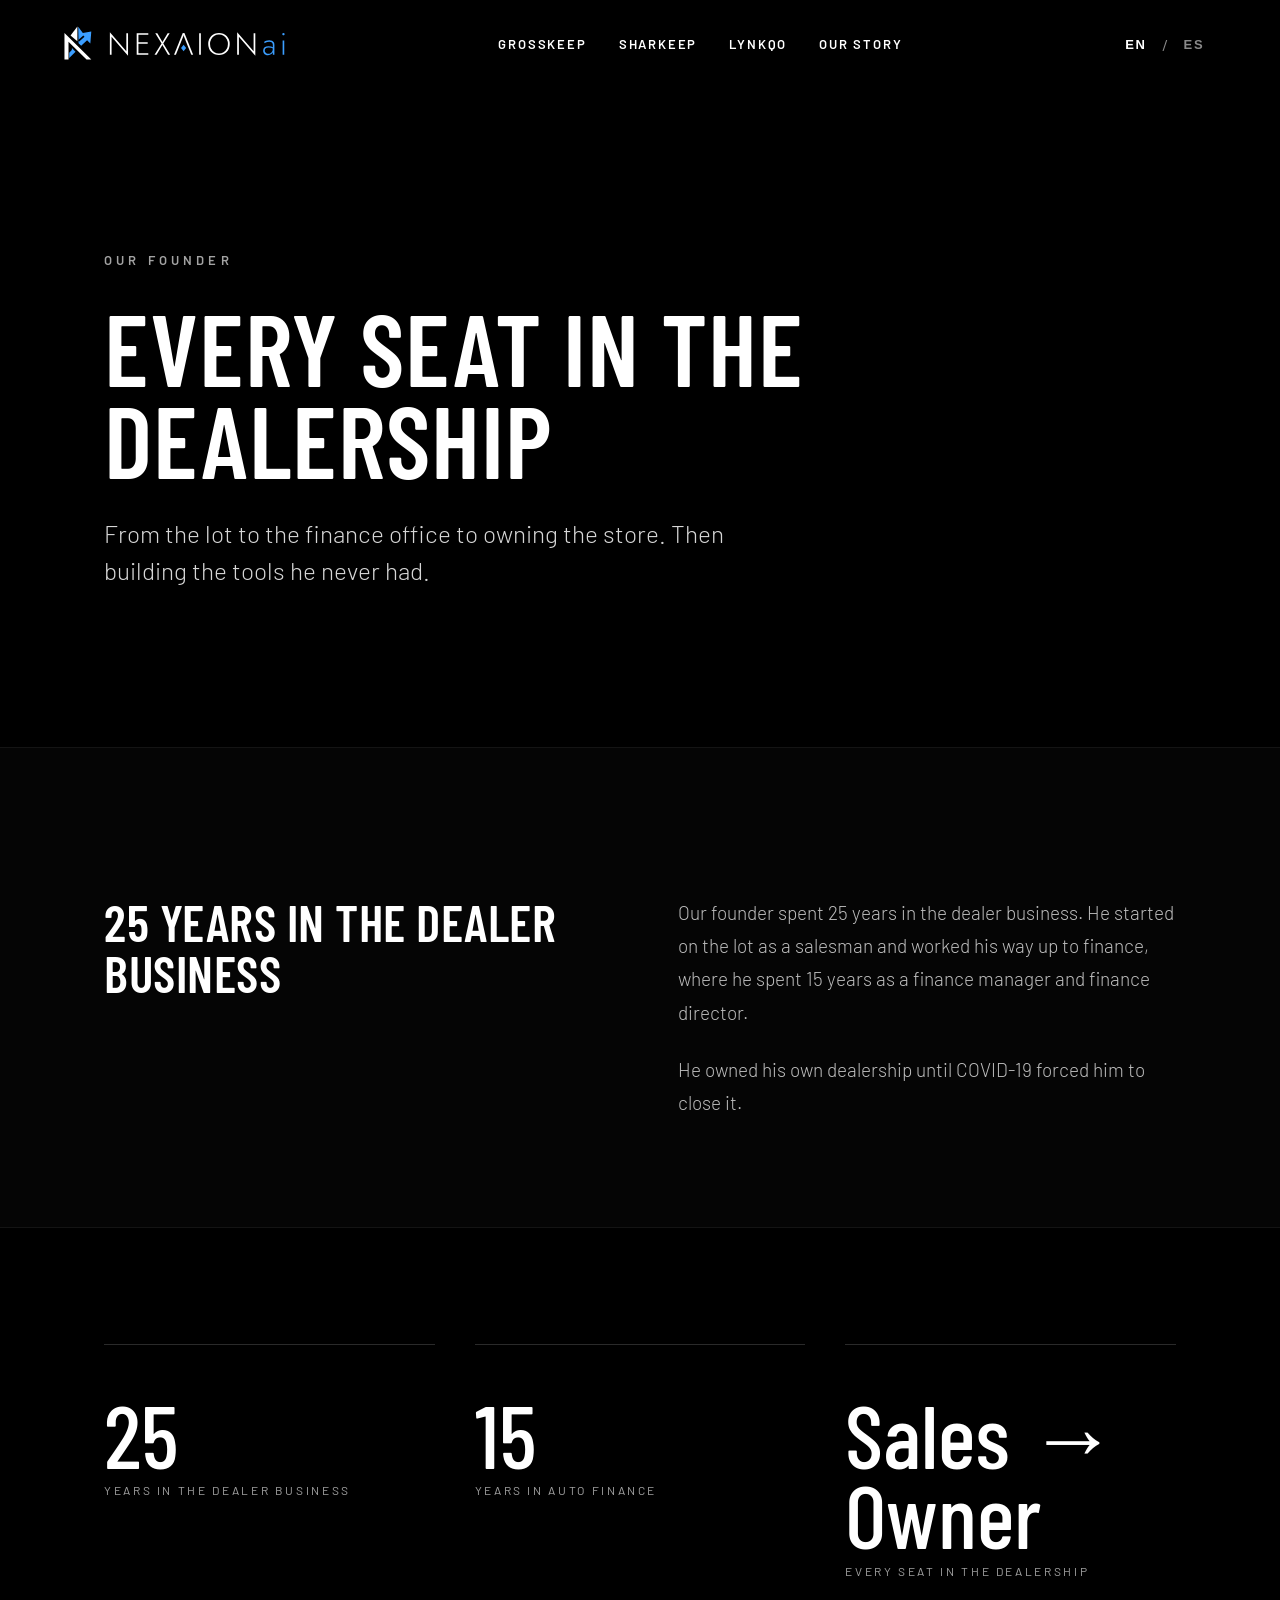
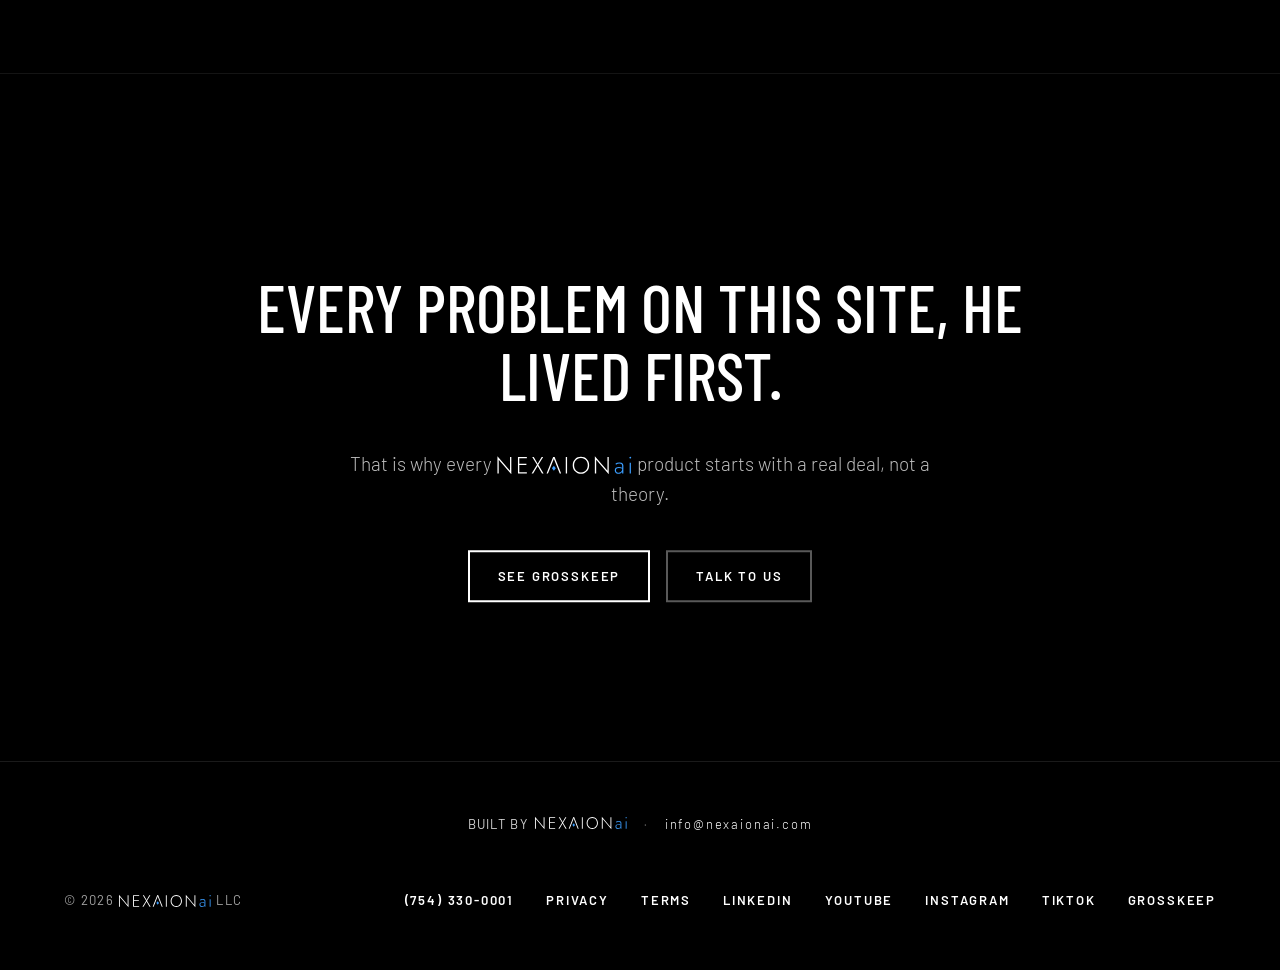
<file: about.html>
<!doctype html>
<html lang="en">
<head>
<meta charset="utf-8">
<meta name="viewport" content="width=device-width, initial-scale=1">
<title>Our Story — NEXAIONai</title>
<meta name="description" content="The story behind NEXAIONai: 25 years in the dealer business.">
<meta property="og:title" content="Our Story — NEXAIONai">
<meta property="og:description" content="The story behind NEXAIONai: 25 years in the dealer business.">
<meta property="og:type" content="website">
<link rel="icon" type="image/svg+xml" href="media/favicon.svg">
<link rel="icon" type="image/png" sizes="32x32" href="media/favicon-32.png">
<link rel="apple-touch-icon" sizes="180x180" href="media/apple-touch-icon.png">
<meta property="og:image" content="https://nexaionai.com/media/og.png">
<meta property="og:image:width" content="1200">
<meta property="og:image:height" content="630">
<meta name="theme-color" content="#000000">
<link rel="preconnect" href="https://fonts.googleapis.com">
<link href="https://fonts.googleapis.com/css2?family=Barlow:wght@300;400;500;600&amp;family=Barlow+Condensed:wght@500;600;700&amp;display=swap" rel="stylesheet">
<style>
body{margin:0;background:#000}
a{color:#ffffff}a:hover{color:#bdbdbd}
.nx{font-family:'Barlow',system-ui,-apple-system,'Segoe UI',sans-serif;color:#fff;background:#000;-webkit-font-smoothing:antialiased}
.nx h1,.nx h2,.nx h3{font-family:'Barlow Condensed','Barlow',system-ui,sans-serif;text-transform:uppercase;margin:0;font-weight:600;letter-spacing:.01em}
.btn{display:inline-flex;align-items:center;justify-content:center;min-height:48px;padding:0 28px;border:2px solid #fff;color:#fff;text-decoration:none;font-weight:600;letter-spacing:.14em;font-size:13px;text-transform:uppercase;transition:background .3s,color .3s}
.btn:hover{background:#fff;color:#000}
.navlink{color:#fff;text-decoration:none;font-weight:600;font-size:13px;letter-spacing:.14em;text-transform:uppercase;min-height:44px;display:inline-flex;align-items:center}
.navlink:hover{color:#bdbdbd}
.nm{text-transform:none!important}
@media (max-width:760px){.nxnav{flex-wrap:nowrap!important;padding-top:16px!important;padding-bottom:16px!important}.nxhide{display:none!important}.nxlogo{font-size:22px!important}}

/* ---------- HERO SCENE ---------- */
.stars{position:absolute;inset:0;
background-image:
radial-gradient(1.2px 1.2px at 23px 41px,rgba(255,255,255,.95) 50%,transparent 51%),
radial-gradient(1px 1px at 141px 97px,rgba(255,255,255,.7) 50%,transparent 51%),
radial-gradient(1.5px 1.5px at 263px 211px,rgba(255,255,255,.9) 50%,transparent 51%),
radial-gradient(1px 1px at 77px 262px,rgba(255,255,255,.55) 50%,transparent 51%),
radial-gradient(1px 1px at 199px 153px,rgba(255,255,255,.65) 50%,transparent 51%),
radial-gradient(1.3px 1.3px at 311px 29px,rgba(255,255,255,.8) 50%,transparent 51%);
background-size:340px 300px}
.stars.far{opacity:.5;background-size:180px 170px}
.planet{position:absolute;left:50%;bottom:-2300px;width:2600px;height:2600px;margin-left:-1300px;border-radius:50%;
background:radial-gradient(circle at 50% 0%,#0d2140 0%,#06101f 18%,#02050b 38%,#000 60%);
box-shadow:0 -3px 50px 6px rgba(92,160,255,.55),0 -30px 160px 30px rgba(40,100,220,.28),inset 0 18px 60px rgba(140,190,255,.35)}
.sunglow{position:absolute;bottom:220px;left:20%;width:520px;height:160px;margin-left:-260px;border-radius:50%;
background:radial-gradient(ellipse at center,rgba(235,244,255,.95) 0%,rgba(150,195,255,.45) 30%,rgba(60,120,230,0) 70%);filter:blur(6px)}
.sat{position:absolute;top:210px;left:-160px;width:150px;height:2px;background:linear-gradient(90deg,rgba(255,255,255,0),rgba(255,255,255,.85))}
.sat::after{content:"";position:absolute;right:-2px;top:-2px;width:6px;height:6px;border-radius:50%;background:#fff;box-shadow:0 0 10px 2px rgba(255,255,255,.8)}
.vignette{position:absolute;inset:0;background:linear-gradient(180deg,rgba(0,0,0,.55) 0%,rgba(0,0,0,0) 28%,rgba(0,0,0,0) 70%,#000 100%)}

/* ---------- PRODUCT SCENES ---------- */
.lightsweep{position:absolute;top:-20%;width:60%;height:140%;left:-60%;background:linear-gradient(100deg,rgba(255,255,255,0) 0%,rgba(255,255,255,.06) 50%,rgba(255,255,255,0) 100%);transform:skewX(-12deg)}
.phone{width:300px;height:610px;border-radius:46px;border:10px solid #1c1c1c;background:#0b0b0b;box-shadow:0 40px 120px rgba(0,0,0,.9),0 0 0 1px #2e2e2e;box-sizing:border-box;padding:56px 18px 24px;display:flex;flex-direction:column;gap:14px;position:relative;overflow:hidden}
.bubble{max-width:82%;padding:12px 16px;border-radius:20px;font-size:14px;line-height:1.4}
.in{background:#1f1f1f;color:#f2f2f2;border-bottom-left-radius:6px;align-self:flex-start}
.out{background:#ffffff;color:#000;border-bottom-right-radius:6px;align-self:flex-end;font-weight:600}
.paidbtn{align-self:flex-start;min-height:44px;padding:0 22px;border-radius:22px;border:2px solid #fff;background:transparent;color:#fff;font:600 13px 'Barlow',sans-serif;letter-spacing:.14em;text-transform:uppercase}
.toast{margin-top:auto;border:1px solid #333;border-radius:16px;padding:14px 16px;font-size:13px;color:#d6d6d6;background:#111}
.dot{width:7px;height:7px;border-radius:50%;background:#bdbdbd;display:inline-block}
.row{display:flex;justify-content:space-between;gap:16px;padding:14px 0;border-bottom:1px solid #222;font-size:15px}
.row.ex{color:#8a8a8a;text-decoration:line-through}
.tag{font-size:11px;letter-spacing:.16em;text-transform:uppercase;font-weight:600;white-space:nowrap}
.scan{position:absolute;left:0;right:0;height:70px;top:-70px;background:linear-gradient(180deg,rgba(255,255,255,0),rgba(255,255,255,.10),rgba(255,255,255,0));border-bottom:1px solid rgba(255,255,255,.5)}
.status{display:inline-flex;align-items:center;gap:10px;font-size:12px;letter-spacing:.2em;font-weight:600;text-transform:uppercase;color:#d6d6d6}

/* ---------- MOTION ---------- */
@keyframes drift{from{background-position:0 0}to{background-position:-340px 300px}}
@keyframes driftFar{from{background-position:0 0}to{background-position:-180px 170px}}
@keyframes sun{0%{left:18%;opacity:.75}50%{opacity:1}100%{left:82%;opacity:.75}}
@keyframes breathe{0%,100%{box-shadow:0 -3px 50px 6px rgba(92,160,255,.5),0 -30px 160px 30px rgba(40,100,220,.24),inset 0 18px 60px rgba(140,190,255,.3)}50%{box-shadow:0 -3px 64px 10px rgba(120,180,255,.7),0 -40px 200px 44px rgba(50,110,230,.34),inset 0 22px 70px rgba(160,205,255,.42)}}
@keyframes orbit{0%{transform:translate(0,0)}100%{transform:translate(1900px,-60px)}}
@keyframes rise{from{opacity:0;transform:translateY(24px)}to{opacity:1;transform:none}}
@keyframes sweep{0%{left:-60%}100%{left:120%}}
@keyframes chat{0%,6%{opacity:0;transform:translateY(12px)}12%,88%{opacity:1;transform:none}96%,100%{opacity:0}}
@keyframes pulse{0%,100%{opacity:.25}50%{opacity:1}}
@keyframes scanmove{0%{top:-70px}100%{top:100%}}
@keyframes kb{0%{transform:scale(1)}100%{transform:scale(1.08)}}
.motion .stars{animation:drift 90s linear infinite}
.motion .stars.far{animation:driftFar 140s linear infinite}
.motion .sunglow{animation:sun 40s ease-in-out infinite alternate}
.motion .planet{animation:breathe 9s ease-in-out infinite}
.motion .sat{animation:orbit 22s linear infinite}
.motion .rise{opacity:0;animation:rise 1.2s cubic-bezier(.2,.7,.2,1) forwards}
.motion .d1{animation-delay:.2s}.motion .d2{animation-delay:.5s}.motion .d3{animation-delay:.8s}
.motion .lightsweep{animation:sweep 11s ease-in-out infinite}
.motion .c1,.motion .c2,.motion .c3,.motion .c4{opacity:0;animation:chat 12s ease-in-out infinite}
.motion .c2{animation-delay:1.6s}.motion .c3{animation-delay:3.2s}.motion .c4{animation-delay:4.8s}
.motion .dot{animation:pulse 1.2s ease-in-out infinite}
.motion .dot:nth-child(2){animation-delay:.2s}.motion .dot:nth-child(3){animation-delay:.4s}
.motion .scan{animation:scanmove 4.5s linear infinite}
.motion .kb{animation:kb 24s ease-in-out infinite alternate}
@media (prefers-reduced-motion:reduce){.motion *{animation:none!important;opacity:1!important}}
</style>
<link rel="stylesheet" href="brand.css">
</head>
<body>
<div class="nx motion" style="width: 100%; background: #000000; overflow: hidden">
<header style="position: absolute; top: 0; left: 0; right: 0; z-index: 10">
<nav class="nxnav" style="max-width: 1440px; margin: 0 auto; padding: 22px 5%; box-sizing: border-box; display: flex; flex-wrap: wrap; align-items: center; justify-content: space-between; gap: 16px 32px" aria-label="Main">
<a href="index.html" class="navlink nxlogo" aria-label="NEXAIONai"><img class="nxsym" src="media/nexaionai-symbol.svg" alt="" width="590" height="720"><img class="nxmark" src="media/nexaionai-logo.svg" alt="NEXAIONai" width="496" height="72"></a>
<div class="nxhide" style="display: flex; flex-wrap: wrap; gap: 8px 32px; align-items: center">
<a href="index.html#grosskeep" class="navlink">GrossKeep</a>
<a href="index.html#sharkeep" class="navlink">SharKeep</a>
<a href="index.html#lynkqo" class="navlink">LYNKqo</a>
<a href="about.html" class="navlink" aria-current="page">Our Story</a>
</div>
<div class="nxlang" style="display: flex; align-items: center" role="group" aria-label="Language"><button type="button" class="navlink" id="lang-en" aria-pressed="true" style="background: none; border: 0; cursor: pointer; padding: 0 6px; min-width: 44px; justify-content: center; color: #ffffff">EN</button><span style="color: #8a8a8a; padding: 0 4px">/</span><button type="button" class="navlink" id="lang-es" aria-pressed="false" style="background: none; border: 0; cursor: pointer; padding: 0 6px; min-width: 44px; justify-content: center; color: #8a8a8a">ES</button></div>
</nav>
</header>

<section style="position: relative; overflow: hidden; background: #000000">
<div class="stars far" aria-hidden="true"></div>
<div class="stars" aria-hidden="true"></div>
<div class="vignette" aria-hidden="true"></div>
<div style="position: relative; max-width: 1200px; margin: 0 auto; padding: clamp(150px, 20vw, 280px) 5% clamp(96px, 12vw, 180px); box-sizing: border-box; display: flex; flex-direction: column; gap: 32px">
<p class="rise" style="margin: 0; font-size: 13px; letter-spacing: .32em; font-weight: 600; color: #a3a3a3; text-transform: uppercase">Our Founder</p>
<h1 class="rise d1" style="font-size: clamp(48px, 8vw, 128px); line-height: .9; max-width: 1050px">Every seat in the dealership</h1>
<p class="rise d2" style="margin: 0; font-size: clamp(19px, 1.9vw, 26px); line-height: 1.5; color: #d6d6d6; max-width: 680px; font-weight: 300">From the lot to the finance office to owning the store. Then building the tools he never had.</p>
</div>
</section>

<section style="border-top: 1px solid #141414; background: #050505">
<div style="max-width: 1200px; margin: 0 auto; padding: clamp(80px, 10vw, 150px) 5%; box-sizing: border-box; display: grid; grid-template-columns: repeat(auto-fit, minmax(300px, 1fr)); gap: clamp(40px, 6vw, 96px); align-items: start">
<h2 style="font-size: clamp(32px, 4vw, 56px); line-height: 1">25 years in the dealer business</h2>
<div style="display: flex; flex-direction: column; gap: 24px">
<p style="margin: 0; font-size: 19px; line-height: 1.75; color: #bdbdbd; font-weight: 300">Our founder spent 25 years in the dealer business. He started on the lot as a salesman and worked his way up to finance, where he spent 15 years as a finance manager and finance director.</p>
<p style="margin: 0; font-size: 19px; line-height: 1.75; color: #bdbdbd; font-weight: 300">He owned his own dealership until COVID-19 forced him to close it.</p>
</div>
</div>
</section>

<section style="border-top: 1px solid #141414; background: #000000">
<div style="max-width: 1200px; margin: 0 auto; padding: clamp(72px, 9vw, 130px) 5%; box-sizing: border-box; display: grid; grid-template-columns: repeat(auto-fit, minmax(220px, 1fr)); gap: 40px">
<div style="display: flex; flex-direction: column; gap: 10px; padding-top: 28px; border-top: 1px solid #2a2a2a"><p style="margin: 0; font-family: 'Barlow Condensed', sans-serif; font-size: clamp(56px, 7vw, 104px); font-weight: 500; line-height: .9">25</p><p style="margin: 0; font-size: 12px; letter-spacing: .22em; text-transform: uppercase; color: #a3a3a3">Years in the dealer business</p></div>
<div style="display: flex; flex-direction: column; gap: 10px; padding-top: 28px; border-top: 1px solid #2a2a2a"><p style="margin: 0; font-family: 'Barlow Condensed', sans-serif; font-size: clamp(56px, 7vw, 104px); font-weight: 500; line-height: .9">15</p><p style="margin: 0; font-size: 12px; letter-spacing: .22em; text-transform: uppercase; color: #a3a3a3">Years in auto finance</p></div>
<div style="display: flex; flex-direction: column; gap: 10px; padding-top: 28px; border-top: 1px solid #2a2a2a"><p style="margin: 0; font-family: 'Barlow Condensed', sans-serif; font-size: clamp(56px, 7vw, 104px); font-weight: 500; line-height: .9">Sales → Owner</p><p style="margin: 0; font-size: 12px; letter-spacing: .22em; text-transform: uppercase; color: #a3a3a3">Every seat in the dealership</p></div>
</div>
</section>

<section style="position: relative; overflow: hidden; border-top: 1px solid #141414; background: #000000">
<div class="stars far" aria-hidden="true" style="opacity: .35"></div>
<div style="position: relative; max-width: 1000px; margin: 0 auto; padding: clamp(110px, 14vw, 200px) 5%; box-sizing: border-box; display: flex; flex-direction: column; gap: 40px; align-items: center; text-align: center">
<p style="margin: 0; font-family: 'Barlow Condensed', sans-serif; font-size: clamp(36px, 5.2vw, 76px); font-weight: 500; line-height: 1.02; text-transform: uppercase">Every problem on this site, he lived first.</p>
<p style="margin: 0; font-size: 19px; line-height: 1.6; color: #bdbdbd; max-width: 620px; font-weight: 300">That is why every <img class="nxinline" src="media/nexaionai-logo.svg" alt="NEXAIONai" width="496" height="72"> product starts with a real deal, not a theory.</p>
<div style="display: flex; flex-wrap: wrap; gap: 16px; justify-content: center"><a href="index.html#grosskeep" class="btn">See GrossKeep</a><a href="mailto:info@nexaionai.com" class="btn" style="border-color: rgba(255,255,255,.35)">Talk to us</a></div>
</div>
</section>

<footer style="border-top: 1px solid #1a1a1a; background: #000000">
<div style="max-width: 1440px; margin: 0 auto; padding: 40px 5% 0; box-sizing: border-box; display: flex; flex-wrap: wrap; gap: 8px 16px; justify-content: center; align-items: center; text-align: center; font-size: 13px; letter-spacing: .1em; text-transform: uppercase; color: #d6d6d6">
<span class="byline">Built by <img class="nxinline" src="media/nexaionai-logo.svg" alt="NEXAIONai" width="496" height="72"></span><span aria-hidden="true" style="color: #555555">·</span><a href="mailto:info@nexaionai.com" class="navlink" style="font-size: 13px; min-height: 44px"><span class="nm">info@nexaionai.com</span></a>
</div>
<div style="max-width: 1440px; margin: 0 auto; padding: 32px 5% 48px; box-sizing: border-box; display: flex; flex-wrap: wrap; gap: 12px 32px; justify-content: space-between; align-items: center; font-size: 13px; letter-spacing: .1em; text-transform: uppercase; color: #a3a3a3">
<span>© 2026 <img class="nxinline" src="media/nexaionai-logo.svg" alt="NEXAIONai" width="496" height="72"> LLC</span>
<div style="display: flex; flex-wrap: wrap; gap: 8px 32px"><a href="tel:+17543300001" class="navlink" style="font-size: 13px">(754) 330-0001</a><a href="privacy.html" class="navlink" style="font-size: 13px">Privacy</a><a href="terms.html" class="navlink" style="font-size: 13px">Terms</a>
<a href="https://www.linkedin.com/in/victor-sierra-02027a2b2" class="navlink" style="font-size: 13px" target="_blank" rel="noopener">LinkedIn</a>
<a href="https://www.youtube.com/@nexaionai" class="navlink" style="font-size: 13px" target="_blank" rel="noopener">YouTube</a>
<a href="https://www.instagram.com/nexaionai.llc/" class="navlink" style="font-size: 13px" target="_blank" rel="noopener">Instagram</a>
<a href="https://www.tiktok.com/@nexaionai.llc" class="navlink" style="font-size: 13px" target="_blank" rel="noopener">TikTok</a>
<a href="https://grosskeep.com/" class="navlink" style="font-size: 13px" target="_blank" rel="noopener">GrossKeep</a></div>
</div>
</footer>
</div>

<script src="i18n.js"></script>
<script src="menu.js"></script>
<script src="parallax.js"></script>
</body>
</html>
</file>
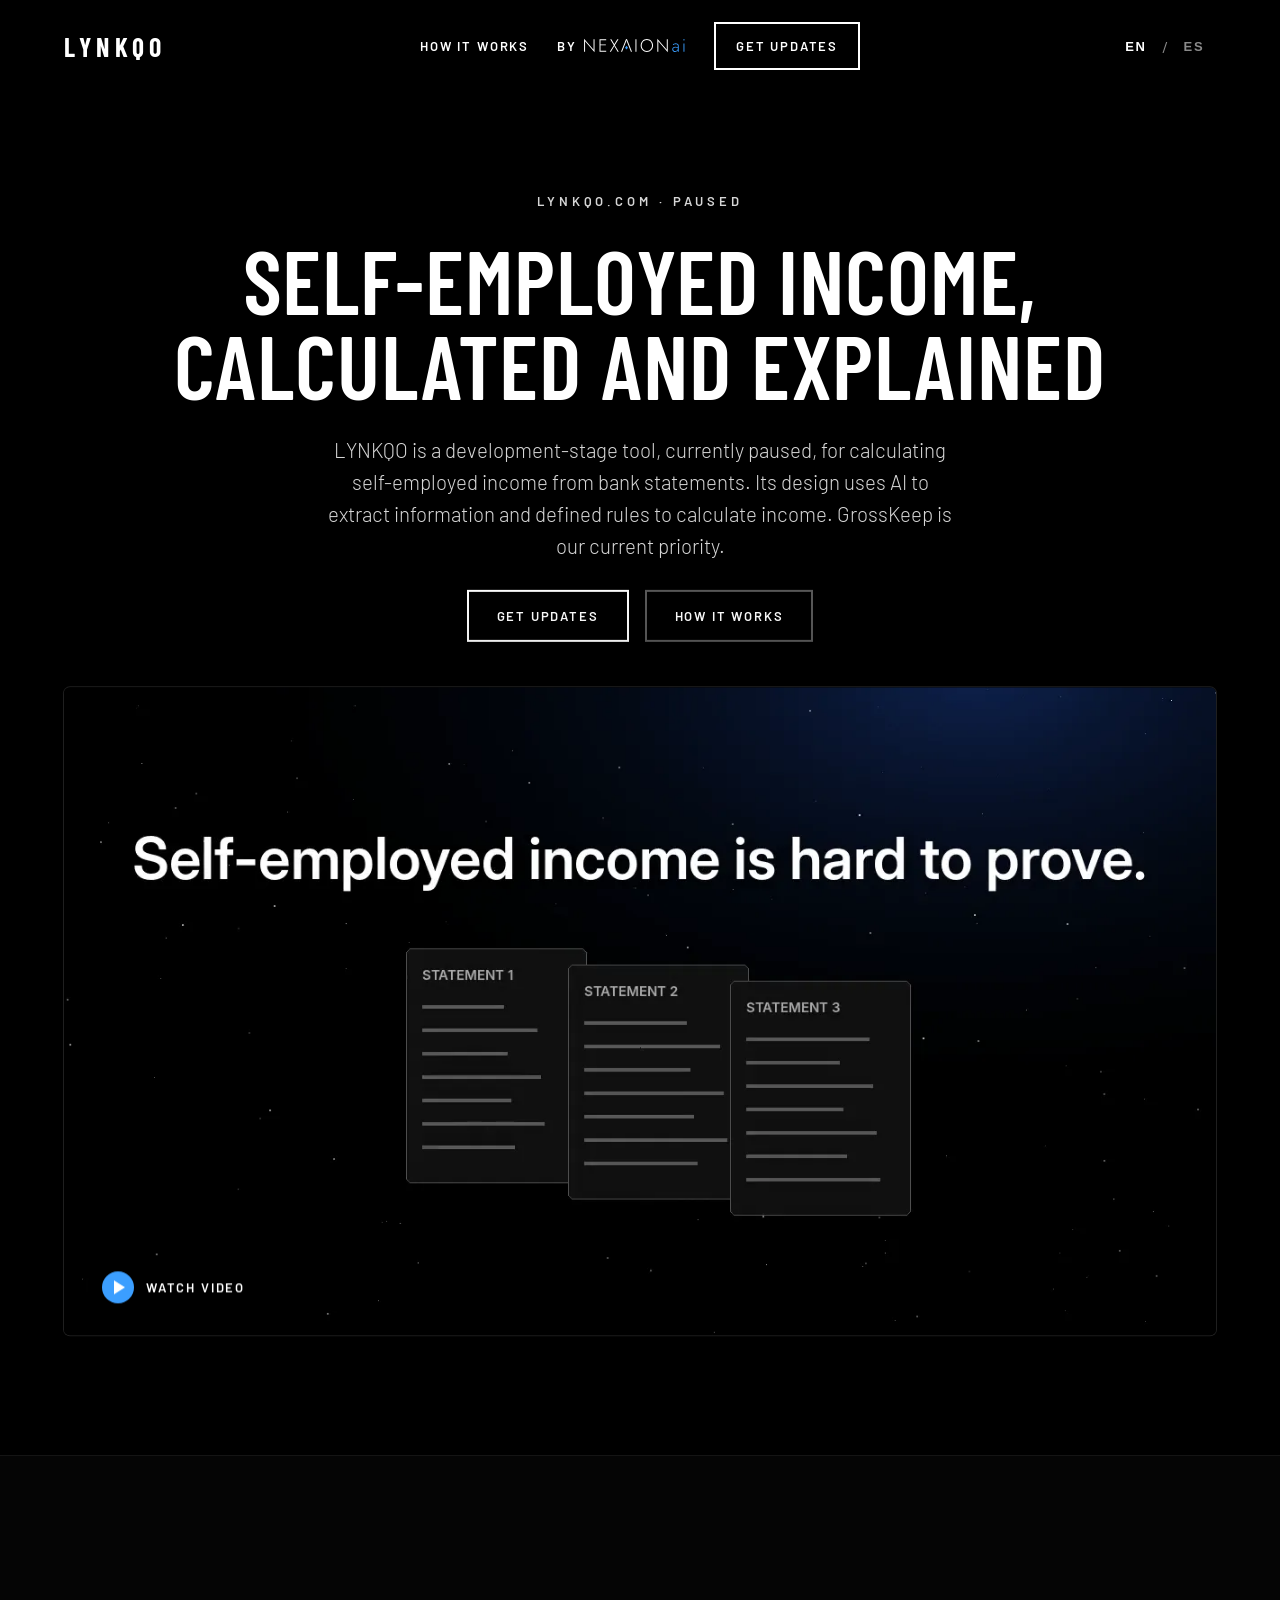
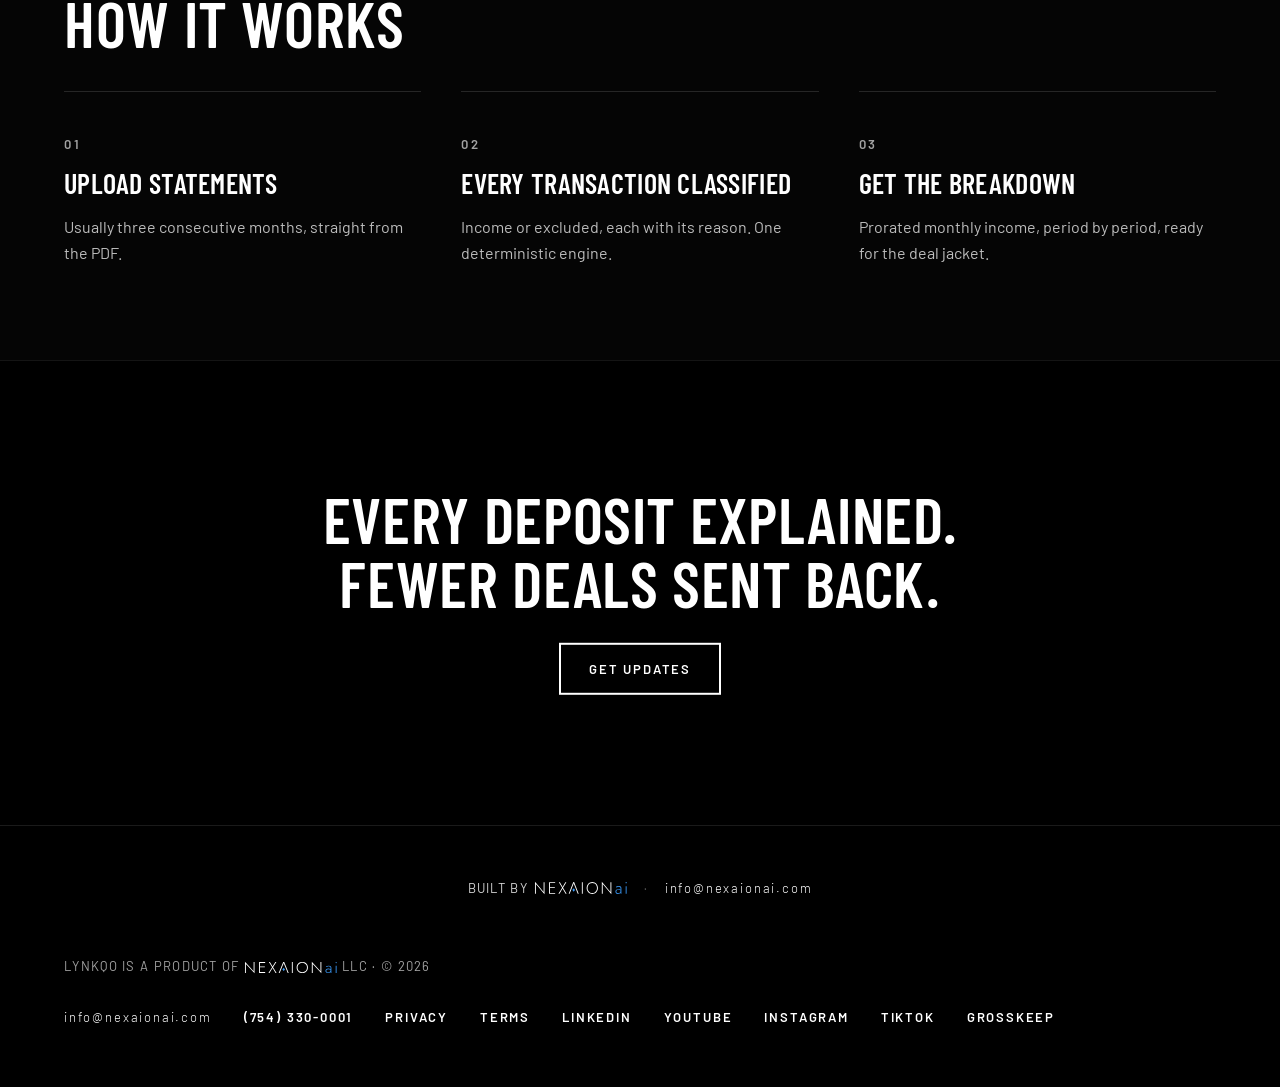
<file: lynkqo.html>
<!doctype html>
<html lang="en">
<head>
<meta charset="utf-8">
<meta name="viewport" content="width=device-width, initial-scale=1">
<title>LYNKqo — by NEXAIONai</title>
<meta name="description" content="LYNKqo by NEXAIONai: self-employed income, calculated and explained. Paused.">
<meta property="og:title" content="LYNKqo — by NEXAIONai">
<meta property="og:description" content="LYNKqo by NEXAIONai: self-employed income, calculated and explained. Paused.">
<meta property="og:type" content="website">
<link rel="icon" type="image/svg+xml" href="media/favicon.svg">
<link rel="icon" type="image/png" sizes="32x32" href="media/favicon-32.png">
<link rel="apple-touch-icon" sizes="180x180" href="media/apple-touch-icon.png">
<meta property="og:image" content="https://nexaionai.com/media/og.png">
<meta property="og:image:width" content="1200">
<meta property="og:image:height" content="630">
<meta name="theme-color" content="#000000">
<link rel="preconnect" href="https://fonts.googleapis.com">
<link href="https://fonts.googleapis.com/css2?family=Barlow:wght@300;400;500;600&amp;family=Barlow+Condensed:wght@500;600;700&amp;display=swap" rel="stylesheet">
<style>
body{margin:0;background:#000}
a{color:#ffffff}a:hover{color:#bdbdbd}
.nx{font-family:'Barlow',system-ui,-apple-system,'Segoe UI',sans-serif;color:#fff;background:#000;-webkit-font-smoothing:antialiased}
.nx h1,.nx h2,.nx h3{font-family:'Barlow Condensed','Barlow',system-ui,sans-serif;text-transform:uppercase;margin:0;font-weight:600;letter-spacing:.01em}
.btn{display:inline-flex;align-items:center;justify-content:center;min-height:48px;padding:0 28px;border:2px solid #fff;color:#fff;text-decoration:none;font-weight:600;letter-spacing:.14em;font-size:13px;text-transform:uppercase;transition:background .3s,color .3s}
.btn:hover{background:#fff;color:#000}
.navlink{color:#fff;text-decoration:none;font-weight:600;font-size:13px;letter-spacing:.14em;text-transform:uppercase;min-height:44px;display:inline-flex;align-items:center}
.navlink:hover{color:#bdbdbd}
.nm{text-transform:none!important}
@media (max-width:760px){.nxnav{flex-wrap:nowrap!important;padding-top:16px!important;padding-bottom:16px!important}.nxhide{display:none!important}.nxlogo{font-size:22px!important}}

/* ---------- HERO SCENE ---------- */
.stars{position:absolute;inset:0;
background-image:
radial-gradient(1.2px 1.2px at 23px 41px,rgba(255,255,255,.95) 50%,transparent 51%),
radial-gradient(1px 1px at 141px 97px,rgba(255,255,255,.7) 50%,transparent 51%),
radial-gradient(1.5px 1.5px at 263px 211px,rgba(255,255,255,.9) 50%,transparent 51%),
radial-gradient(1px 1px at 77px 262px,rgba(255,255,255,.55) 50%,transparent 51%),
radial-gradient(1px 1px at 199px 153px,rgba(255,255,255,.65) 50%,transparent 51%),
radial-gradient(1.3px 1.3px at 311px 29px,rgba(255,255,255,.8) 50%,transparent 51%);
background-size:340px 300px}
.stars.far{opacity:.5;background-size:180px 170px}
.planet{position:absolute;left:50%;bottom:-2300px;width:2600px;height:2600px;margin-left:-1300px;border-radius:50%;
background:radial-gradient(circle at 50% 0%,#0d2140 0%,#06101f 18%,#02050b 38%,#000 60%);
box-shadow:0 -3px 50px 6px rgba(92,160,255,.55),0 -30px 160px 30px rgba(40,100,220,.28),inset 0 18px 60px rgba(140,190,255,.35)}
.sunglow{position:absolute;bottom:220px;left:20%;width:520px;height:160px;margin-left:-260px;border-radius:50%;
background:radial-gradient(ellipse at center,rgba(235,244,255,.95) 0%,rgba(150,195,255,.45) 30%,rgba(60,120,230,0) 70%);filter:blur(6px)}
.sat{position:absolute;top:210px;left:-160px;width:150px;height:2px;background:linear-gradient(90deg,rgba(255,255,255,0),rgba(255,255,255,.85))}
.sat::after{content:"";position:absolute;right:-2px;top:-2px;width:6px;height:6px;border-radius:50%;background:#fff;box-shadow:0 0 10px 2px rgba(255,255,255,.8)}
.vignette{position:absolute;inset:0;background:linear-gradient(180deg,rgba(0,0,0,.55) 0%,rgba(0,0,0,0) 28%,rgba(0,0,0,0) 70%,#000 100%)}

/* ---------- PRODUCT SCENES ---------- */
.lightsweep{position:absolute;top:-20%;width:60%;height:140%;left:-60%;background:linear-gradient(100deg,rgba(255,255,255,0) 0%,rgba(255,255,255,.06) 50%,rgba(255,255,255,0) 100%);transform:skewX(-12deg)}
.phone{width:300px;height:610px;border-radius:46px;border:10px solid #1c1c1c;background:#0b0b0b;box-shadow:0 40px 120px rgba(0,0,0,.9),0 0 0 1px #2e2e2e;box-sizing:border-box;padding:56px 18px 24px;display:flex;flex-direction:column;gap:14px;position:relative;overflow:hidden}
.bubble{max-width:82%;padding:12px 16px;border-radius:20px;font-size:14px;line-height:1.4}
.in{background:#1f1f1f;color:#f2f2f2;border-bottom-left-radius:6px;align-self:flex-start}
.out{background:#ffffff;color:#000;border-bottom-right-radius:6px;align-self:flex-end;font-weight:600}
.paidbtn{align-self:flex-start;min-height:44px;padding:0 22px;border-radius:22px;border:2px solid #fff;background:transparent;color:#fff;font:600 13px 'Barlow',sans-serif;letter-spacing:.14em;text-transform:uppercase}
.toast{margin-top:auto;border:1px solid #333;border-radius:16px;padding:14px 16px;font-size:13px;color:#d6d6d6;background:#111}
.dot{width:7px;height:7px;border-radius:50%;background:#bdbdbd;display:inline-block}
.row{display:flex;justify-content:space-between;gap:16px;padding:14px 0;border-bottom:1px solid #222;font-size:15px}
.row.ex{color:#8a8a8a;text-decoration:line-through}
.tag{font-size:11px;letter-spacing:.16em;text-transform:uppercase;font-weight:600;white-space:nowrap}
.scan{position:absolute;left:0;right:0;height:70px;top:-70px;background:linear-gradient(180deg,rgba(255,255,255,0),rgba(255,255,255,.10),rgba(255,255,255,0));border-bottom:1px solid rgba(255,255,255,.5)}
.status{display:inline-flex;align-items:center;gap:10px;font-size:12px;letter-spacing:.2em;font-weight:600;text-transform:uppercase;color:#d6d6d6}

/* ---------- MOTION ---------- */
@keyframes drift{from{background-position:0 0}to{background-position:-340px 300px}}
@keyframes driftFar{from{background-position:0 0}to{background-position:-180px 170px}}
@keyframes sun{0%{left:18%;opacity:.75}50%{opacity:1}100%{left:82%;opacity:.75}}
@keyframes breathe{0%,100%{box-shadow:0 -3px 50px 6px rgba(92,160,255,.5),0 -30px 160px 30px rgba(40,100,220,.24),inset 0 18px 60px rgba(140,190,255,.3)}50%{box-shadow:0 -3px 64px 10px rgba(120,180,255,.7),0 -40px 200px 44px rgba(50,110,230,.34),inset 0 22px 70px rgba(160,205,255,.42)}}
@keyframes orbit{0%{transform:translate(0,0)}100%{transform:translate(1900px,-60px)}}
@keyframes rise{from{opacity:0;transform:translateY(24px)}to{opacity:1;transform:none}}
@keyframes sweep{0%{left:-60%}100%{left:120%}}
@keyframes chat{0%,6%{opacity:0;transform:translateY(12px)}12%,88%{opacity:1;transform:none}96%,100%{opacity:0}}
@keyframes pulse{0%,100%{opacity:.25}50%{opacity:1}}
@keyframes scanmove{0%{top:-70px}100%{top:100%}}
@keyframes kb{0%{transform:scale(1)}100%{transform:scale(1.08)}}
.motion .stars{animation:drift 90s linear infinite}
.motion .stars.far{animation:driftFar 140s linear infinite}
.motion .sunglow{animation:sun 40s ease-in-out infinite alternate}
.motion .planet{animation:breathe 9s ease-in-out infinite}
.motion .sat{animation:orbit 22s linear infinite}
.motion .rise{opacity:0;animation:rise 1.2s cubic-bezier(.2,.7,.2,1) forwards}
.motion .d1{animation-delay:.2s}.motion .d2{animation-delay:.5s}.motion .d3{animation-delay:.8s}
.motion .lightsweep{animation:sweep 11s ease-in-out infinite}
.motion .c1,.motion .c2,.motion .c3,.motion .c4{opacity:0;animation:chat 12s ease-in-out infinite}
.motion .c2{animation-delay:1.6s}.motion .c3{animation-delay:3.2s}.motion .c4{animation-delay:4.8s}
.motion .dot{animation:pulse 1.2s ease-in-out infinite}
.motion .dot:nth-child(2){animation-delay:.2s}.motion .dot:nth-child(3){animation-delay:.4s}
.motion .scan{animation:scanmove 4.5s linear infinite}
.motion .kb{animation:kb 24s ease-in-out infinite alternate}
@media (prefers-reduced-motion:reduce){.motion *{animation:none!important;opacity:1!important}}
</style>
<link rel="stylesheet" href="brand.css">
</head>
<body>
<div class="nx motion" style="width: 100%; background: #000000; overflow: hidden">
<header style="position: absolute; top: 0; left: 0; right: 0; z-index: 10">
<nav class="nxnav" style="max-width: 1440px; margin: 0 auto; padding: 22px 5%; box-sizing: border-box; display: flex; flex-wrap: wrap; align-items: center; justify-content: space-between; gap: 16px 32px" aria-label="Main">
<a href="index.html" class="navlink nxlogo" style="font-family: 'Barlow Condensed', sans-serif; font-size: 26px; letter-spacing: .2em; font-weight: 700">LYNKQO</a>
<div class="nxhide" style="display: flex; flex-wrap: wrap; gap: 8px 28px; align-items: center">
<a href="#how" class="navlink">How it works</a>
<a href="index.html" class="navlink byline" aria-label="By NEXAIONai">By <img class="nxinline" src="media/nexaionai-logo.svg" alt="NEXAIONai" width="496" height="72"></a>
<a href="mailto:info@nexaionai.com?subject=LYNKqo" class="btn" style="min-height: 44px; padding: 0 20px">Get updates</a>
</div>
<div class="nxlang" style="display: flex; align-items: center" role="group" aria-label="Language"><button type="button" class="navlink" id="lang-en" aria-pressed="true" style="background: none; border: 0; cursor: pointer; padding: 0 6px; min-width: 44px; justify-content: center; color: #ffffff">EN</button><span style="color: #8a8a8a; padding: 0 4px">/</span><button type="button" class="navlink" id="lang-es" aria-pressed="false" style="background: none; border: 0; cursor: pointer; padding: 0 6px; min-width: 44px; justify-content: center; color: #8a8a8a">ES</button></div>
</nav>
</header>
<section id="top" style="position: relative; overflow: hidden; background: #000000">
<div class="stars far" aria-hidden="true"></div>
<div class="stars" aria-hidden="true"></div>
<div class="sat" aria-hidden="true"></div>
<div style="position: relative; max-width: 1440px; margin: 0 auto; padding: clamp(120px, 14vw, 200px) 5% clamp(72px, 8vw, 120px); box-sizing: border-box; display: flex; flex-direction: column; gap: 28px; align-items: center; text-align: center">
<p class="rise" style="margin: 0; font-size: 13px; letter-spacing: .3em; font-weight: 600; color: #d6d6d6; text-transform: uppercase">lynkqo.com · Paused</p>
<h1 class="rise d1" style="font-size: clamp(44px, 7vw, 104px); line-height: .95; max-width: 1000px">Self-employed income, calculated and explained</h1>
<p class="rise d2" style="margin: 0; font-size: clamp(17px, 1.6vw, 21px); line-height: 1.55; color: #d6d6d6; max-width: 640px; font-weight: 300">LYNKQO is a development-stage tool, currently paused, for calculating self-employed income from bank statements. Its design uses AI to extract information and defined rules to calculate income. GrossKeep is our current priority.</p>
<div class="rise d3" style="display: flex; flex-wrap: wrap; gap: 16px; justify-content: center"><a href="mailto:info@nexaionai.com?subject=LYNKqo" class="btn">Get updates</a><a href="#how" class="btn" style="border-color: rgba(255,255,255,.35)">How it works</a></div>
<div id="video" class="rise d3" style="width: 100%; max-width: 1200px; margin-top: 48px">
<div class="vplay" data-src="media/lynkqo.mp4" data-label="LYNKqo product video">
<img src="media/poster-lynkqo.webp" data-es-src="media/poster-lynkqo-es.webp" alt="" width="1280" height="720">
<button type="button" class="playbtn" data-en-only aria-label="Play LYNKqo video"><span class="tri" aria-hidden="true"></span>Watch video</button>
</div>
</div>
</div>
</section>
<section id="how" style="border-top: 1px solid #141414; background: #050505">
<div style="max-width: 1440px; margin: 0 auto; padding: clamp(72px, 9vw, 130px) 5%; box-sizing: border-box; display: flex; flex-direction: column; gap: 56px">
<h2 style="font-size: clamp(36px, 5vw, 72px); line-height: 1">How it works</h2>
<div style="display: grid; grid-template-columns: repeat(auto-fit, minmax(260px, 1fr)); gap: 40px"><div style="display: flex; flex-direction: column; gap: 14px; padding-top: 24px; border-top: 1px solid #262626"><span style="font-size: 13px; letter-spacing: .2em; color: #a3a3a3; font-weight: 600">01</span><h3 style="font-size: 28px">Upload statements</h3><p style="margin: 0; color: #bdbdbd; font-size: 16px; line-height: 1.6">Usually three consecutive months, straight from the PDF.</p></div><div style="display: flex; flex-direction: column; gap: 14px; padding-top: 24px; border-top: 1px solid #262626"><span style="font-size: 13px; letter-spacing: .2em; color: #a3a3a3; font-weight: 600">02</span><h3 style="font-size: 28px">Every transaction classified</h3><p style="margin: 0; color: #bdbdbd; font-size: 16px; line-height: 1.6">Income or excluded, each with its reason. One deterministic engine.</p></div><div style="display: flex; flex-direction: column; gap: 14px; padding-top: 24px; border-top: 1px solid #262626"><span style="font-size: 13px; letter-spacing: .2em; color: #a3a3a3; font-weight: 600">03</span><h3 style="font-size: 28px">Get the breakdown</h3><p style="margin: 0; color: #bdbdbd; font-size: 16px; line-height: 1.6">Prorated monthly income, period by period, ready for the deal jacket.</p></div></div>
</div>
</section>
<section style="position: relative; overflow: hidden; border-top: 1px solid #141414; background: #000000">
<div class="stars far" aria-hidden="true" style="opacity: .35"></div>
<div style="position: relative; max-width: 900px; margin: 0 auto; padding: clamp(88px, 10vw, 150px) 5%; box-sizing: border-box; display: flex; flex-direction: column; gap: 28px; align-items: center; text-align: center">
<h2 style="font-size: clamp(36px, 5vw, 72px); line-height: 1">Every deposit explained. Fewer deals sent back.</h2>
<a href="mailto:info@nexaionai.com?subject=LYNKqo" class="btn">Get updates</a>
</div>
</section>
<footer style="border-top: 1px solid #1a1a1a; background: #000000">
<div style="max-width: 1440px; margin: 0 auto; padding: 40px 5% 0; box-sizing: border-box; display: flex; flex-wrap: wrap; gap: 8px 16px; justify-content: center; align-items: center; text-align: center; font-size: 13px; letter-spacing: .1em; text-transform: uppercase; color: #d6d6d6">
<span class="byline">Built by <img class="nxinline" src="media/nexaionai-logo.svg" alt="NEXAIONai" width="496" height="72"></span><span aria-hidden="true" style="color: #555555">·</span><a href="mailto:info@nexaionai.com" class="navlink" style="font-size: 13px; min-height: 44px"><span class="nm">info@nexaionai.com</span></a>
</div>
<div style="max-width: 1440px; margin: 0 auto; padding: 48px 5%; box-sizing: border-box; display: flex; flex-wrap: wrap; gap: 20px 48px; justify-content: space-between; align-items: center; font-size: 13px; letter-spacing: .1em; text-transform: uppercase; color: #a3a3a3">
<span>LYNKqo is a product of <img class="nxinline" src="media/nexaionai-logo.svg" alt="NEXAIONai" width="496" height="72"> LLC · © 2026</span>
<div style="display: flex; flex-wrap: wrap; gap: 8px 32px">
<a href="mailto:info@nexaionai.com" class="navlink" style="font-size: 13px"><span class="nm">info@nexaionai.com</span></a>
<a href="tel:+17543300001" class="navlink" style="font-size: 13px">(754) 330-0001</a>
<a href="privacy.html" class="navlink" style="font-size: 13px">Privacy</a>
<a href="terms.html" class="navlink" style="font-size: 13px">Terms</a>
<a href="https://www.linkedin.com/in/victor-sierra-02027a2b2" class="navlink" style="font-size: 13px" target="_blank" rel="noopener">LinkedIn</a>
<a href="https://www.youtube.com/@nexaionai" class="navlink" style="font-size: 13px" target="_blank" rel="noopener">YouTube</a>
<a href="https://www.instagram.com/nexaionai.llc/" class="navlink" style="font-size: 13px" target="_blank" rel="noopener">Instagram</a>
<a href="https://www.tiktok.com/@nexaionai.llc" class="navlink" style="font-size: 13px" target="_blank" rel="noopener">TikTok</a>
<a href="https://grosskeep.com/" class="navlink" style="font-size: 13px" target="_blank" rel="noopener">GrossKeep</a>
</div>
</div>
</footer>
</div>

<script src="i18n.js"></script>
<script src="video.js"></script>
<script src="menu.js"></script>
<script src="parallax.js"></script>
</body>
</html>
</file>
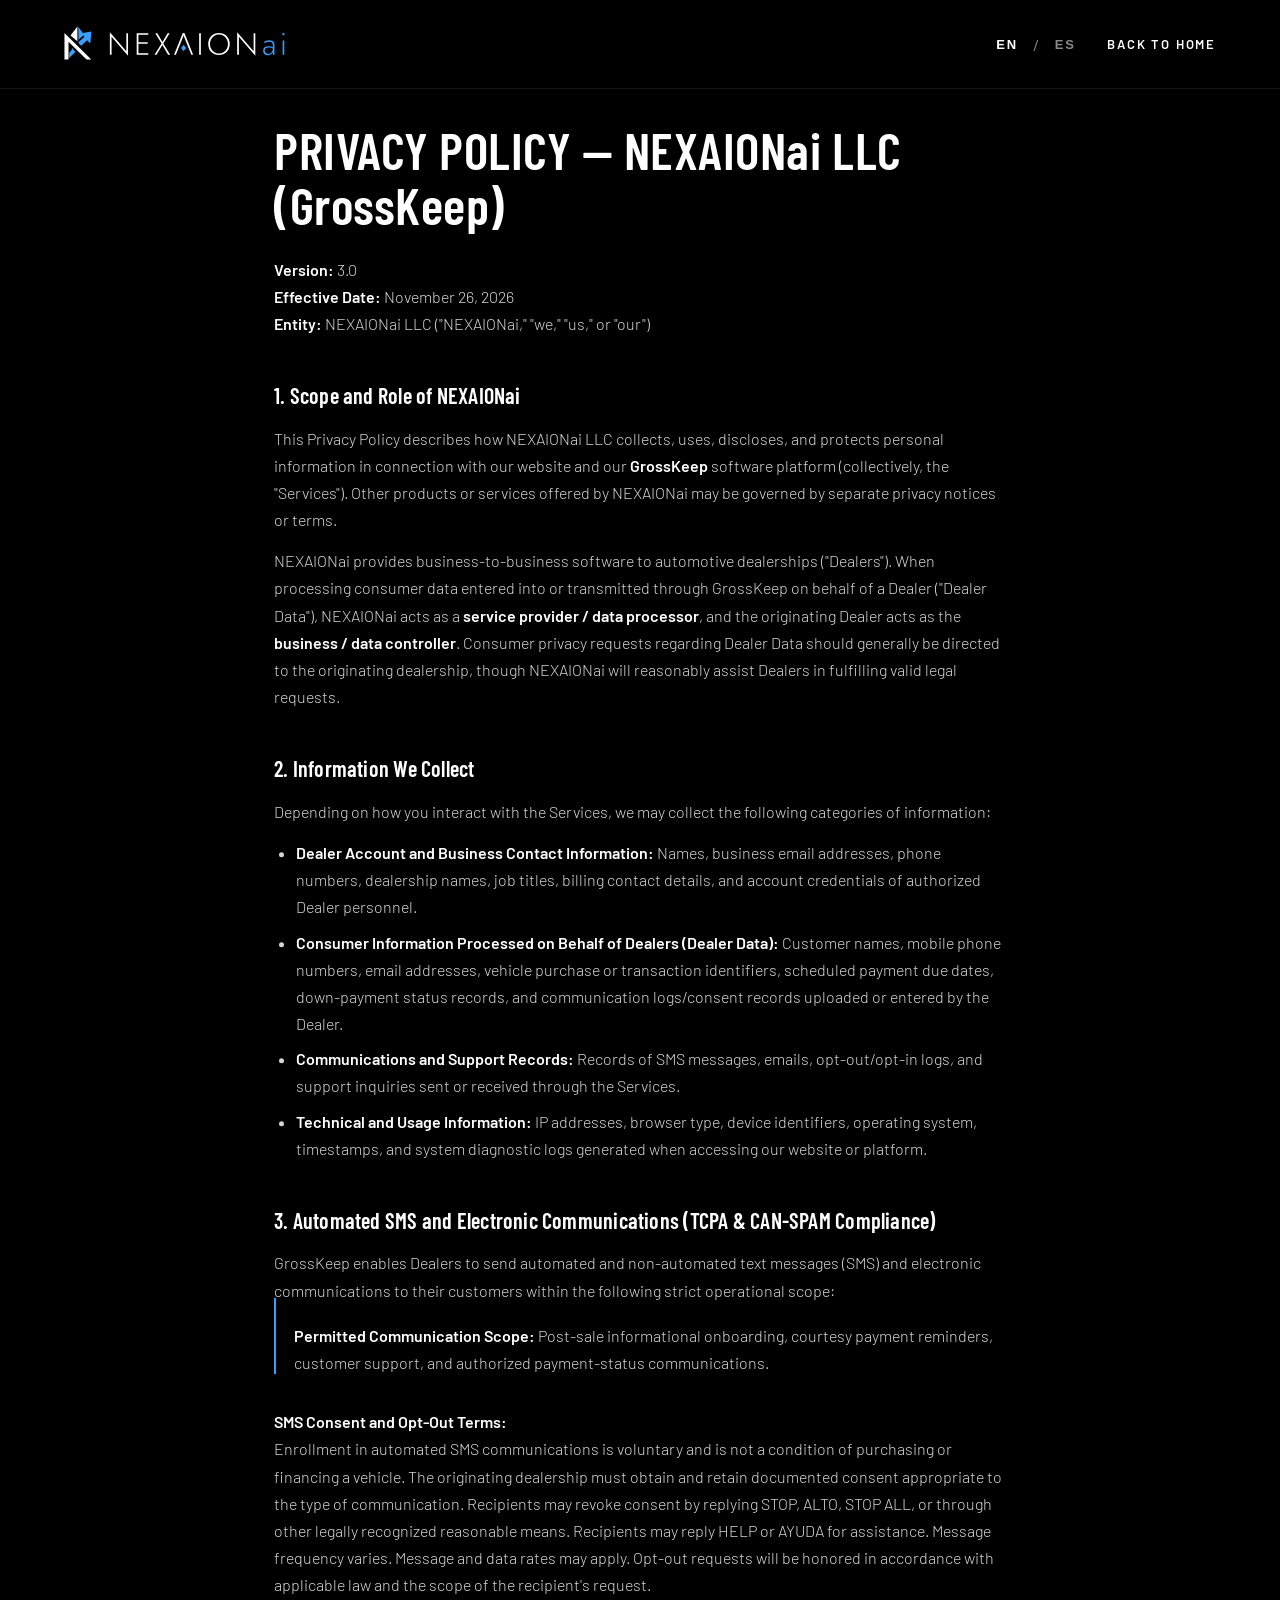
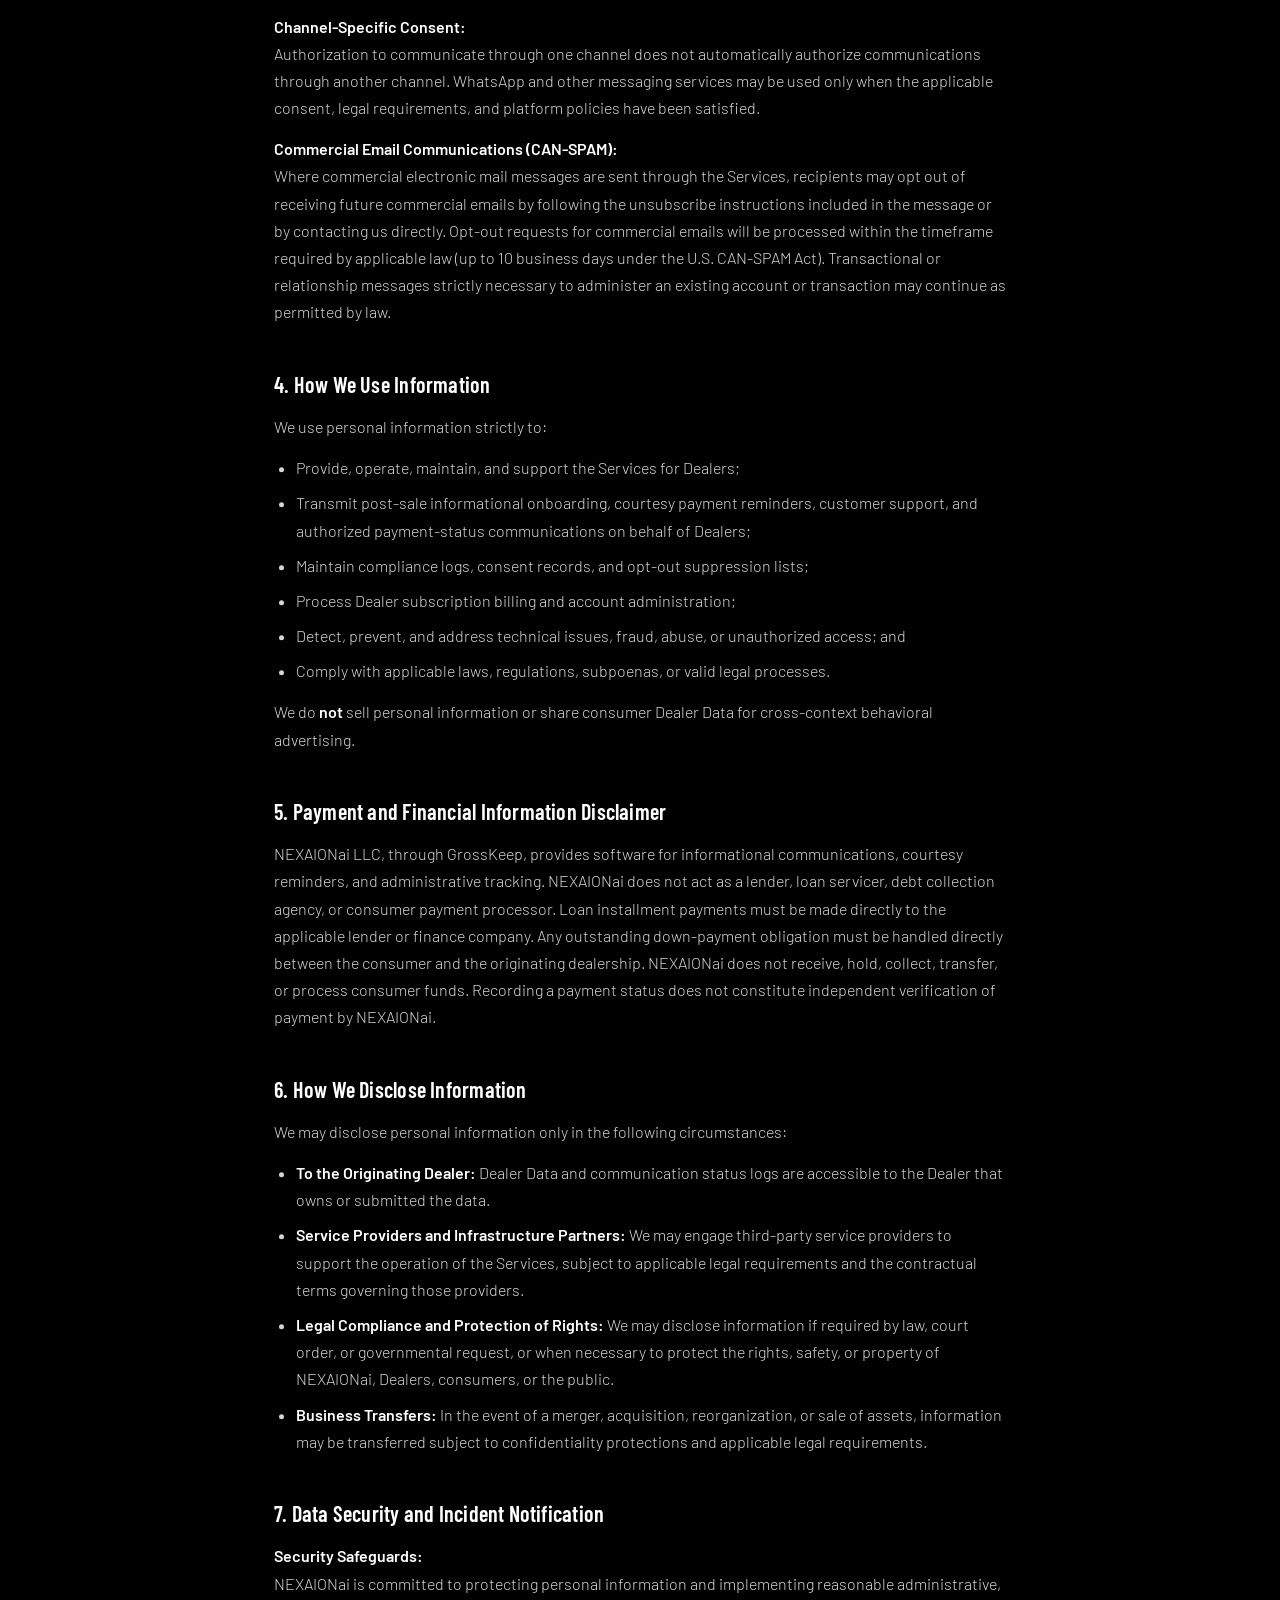
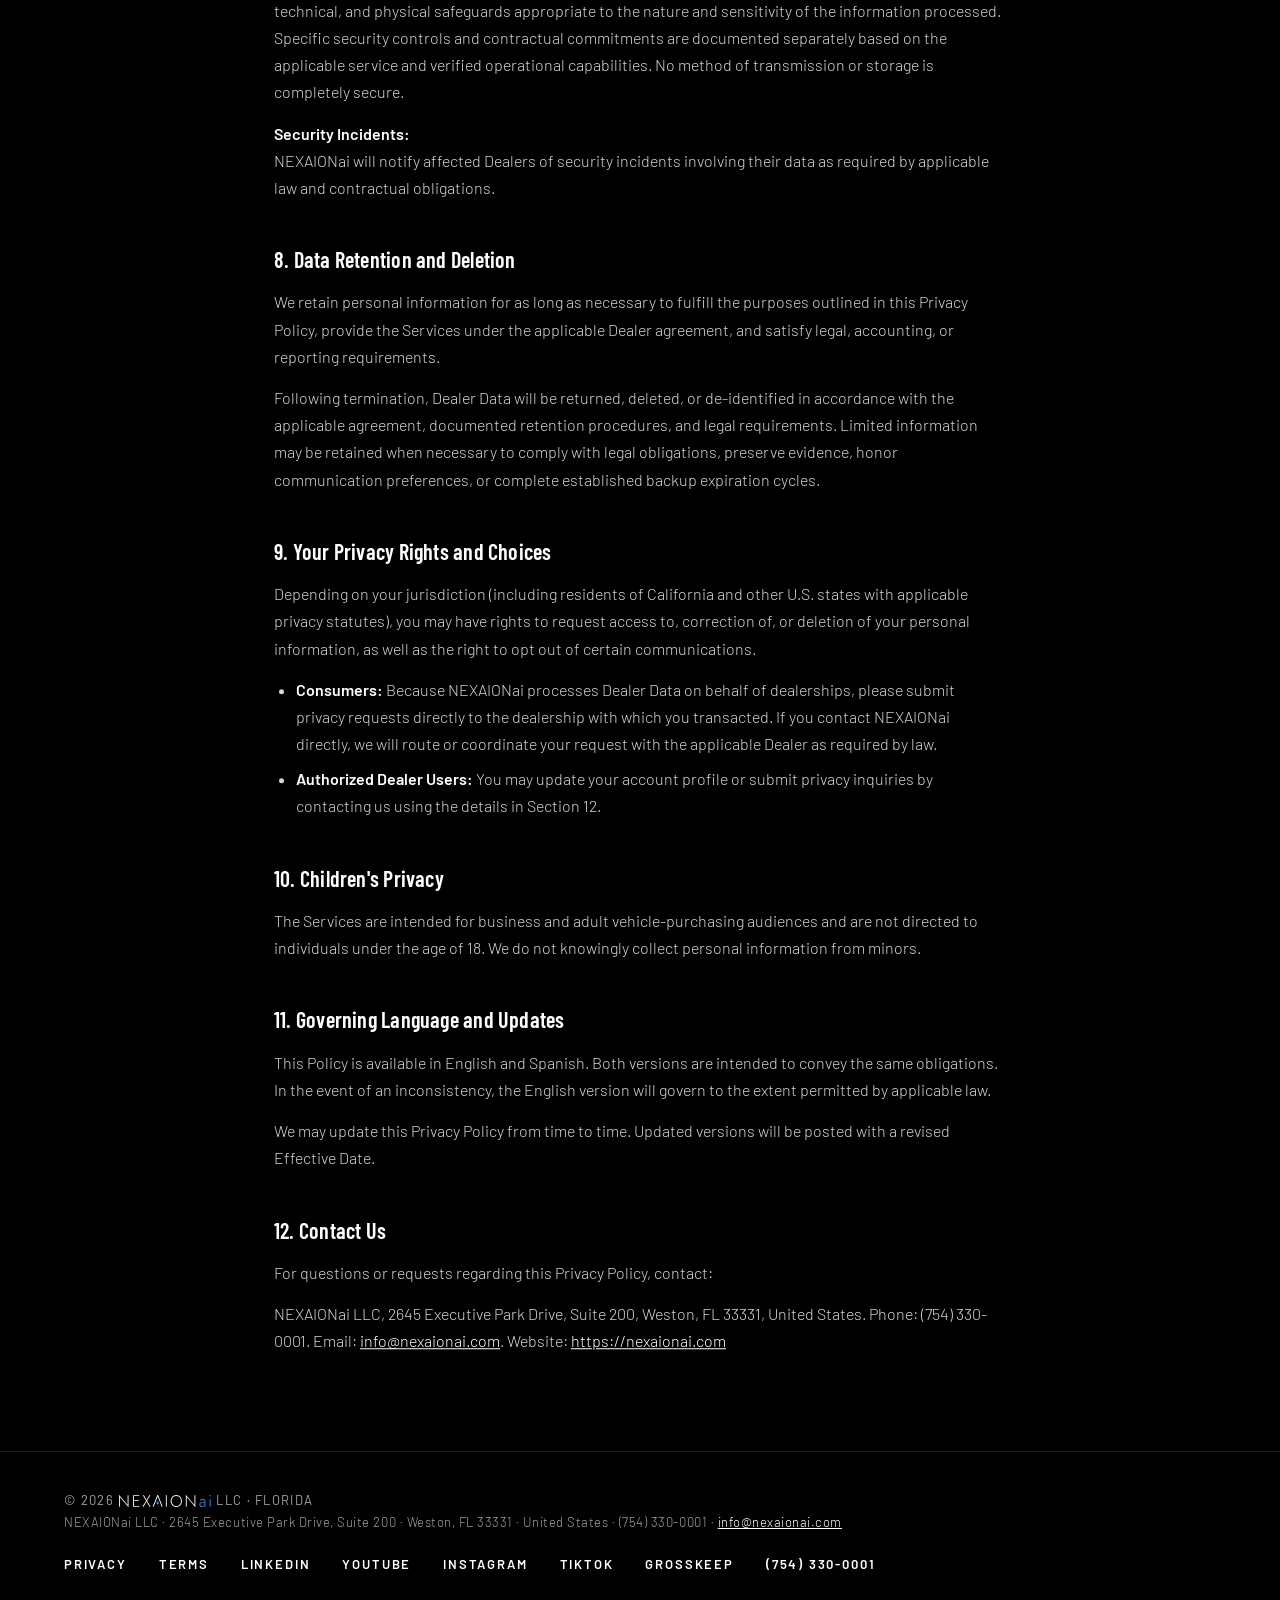
<file: privacy.html>
<!doctype html>
<html lang="en">
<head>
<meta charset="utf-8">
<meta name="viewport" content="width=device-width, initial-scale=1">
<title>Privacy Policy — NEXAIONai</title>
<meta name="description" content="NEXAIONai LLC Privacy Policy for the website and the GrossKeep platform. Version 3.0, effective November 26, 2026.">
<meta property="og:title" content="Privacy Policy — NEXAIONai">
<meta property="og:description" content="NEXAIONai LLC Privacy Policy for the website and the GrossKeep platform. Version 3.0, effective November 26, 2026.">
<meta property="og:type" content="website">
<link rel="icon" type="image/svg+xml" href="media/favicon.svg">
<link rel="icon" type="image/png" sizes="32x32" href="media/favicon-32.png">
<link rel="apple-touch-icon" sizes="180x180" href="media/apple-touch-icon.png">
<meta property="og:image" content="https://nexaionai.com/media/og.png">
<meta property="og:image:width" content="1200">
<meta property="og:image:height" content="630">
<meta name="theme-color" content="#000000">
<link rel="preconnect" href="https://fonts.googleapis.com">
<link href="https://fonts.googleapis.com/css2?family=Barlow:wght@300;400;500;600&amp;family=Barlow+Condensed:wght@500;600;700&amp;display=swap" rel="stylesheet">
<style>
body{margin:0;background:#000}
a{color:#ffffff}a:hover{color:#bdbdbd}
.nx{font-family:'Barlow',system-ui,-apple-system,'Segoe UI',sans-serif;color:#fff;background:#000;-webkit-font-smoothing:antialiased}
.nx h1,.nx h2,.nx h3{font-family:'Barlow Condensed','Barlow',system-ui,sans-serif;text-transform:uppercase;margin:0;font-weight:600;letter-spacing:.01em}
.btn{display:inline-flex;align-items:center;justify-content:center;min-height:48px;padding:0 28px;border:2px solid #fff;color:#fff;text-decoration:none;font-weight:600;letter-spacing:.14em;font-size:13px;text-transform:uppercase;transition:background .3s,color .3s}
.btn:hover{background:#fff;color:#000}
.navlink{color:#fff;text-decoration:none;font-weight:600;font-size:13px;letter-spacing:.14em;text-transform:uppercase;min-height:44px;display:inline-flex;align-items:center}
.navlink:hover{color:#bdbdbd}
.nm{text-transform:none!important}
@media (max-width:760px){.nxnav{flex-wrap:nowrap!important;padding-top:16px!important;padding-bottom:16px!important}.nxhide{display:none!important}.nxlogo{font-size:22px!important}}

/* ---------- HERO SCENE ---------- */
.stars{position:absolute;inset:0;
background-image:
radial-gradient(1.2px 1.2px at 23px 41px,rgba(255,255,255,.95) 50%,transparent 51%),
radial-gradient(1px 1px at 141px 97px,rgba(255,255,255,.7) 50%,transparent 51%),
radial-gradient(1.5px 1.5px at 263px 211px,rgba(255,255,255,.9) 50%,transparent 51%),
radial-gradient(1px 1px at 77px 262px,rgba(255,255,255,.55) 50%,transparent 51%),
radial-gradient(1px 1px at 199px 153px,rgba(255,255,255,.65) 50%,transparent 51%),
radial-gradient(1.3px 1.3px at 311px 29px,rgba(255,255,255,.8) 50%,transparent 51%);
background-size:340px 300px}
.stars.far{opacity:.5;background-size:180px 170px}
.planet{position:absolute;left:50%;bottom:-2300px;width:2600px;height:2600px;margin-left:-1300px;border-radius:50%;
background:radial-gradient(circle at 50% 0%,#0d2140 0%,#06101f 18%,#02050b 38%,#000 60%);
box-shadow:0 -3px 50px 6px rgba(92,160,255,.55),0 -30px 160px 30px rgba(40,100,220,.28),inset 0 18px 60px rgba(140,190,255,.35)}
.sunglow{position:absolute;bottom:220px;left:20%;width:520px;height:160px;margin-left:-260px;border-radius:50%;
background:radial-gradient(ellipse at center,rgba(235,244,255,.95) 0%,rgba(150,195,255,.45) 30%,rgba(60,120,230,0) 70%);filter:blur(6px)}
.sat{position:absolute;top:210px;left:-160px;width:150px;height:2px;background:linear-gradient(90deg,rgba(255,255,255,0),rgba(255,255,255,.85))}
.sat::after{content:"";position:absolute;right:-2px;top:-2px;width:6px;height:6px;border-radius:50%;background:#fff;box-shadow:0 0 10px 2px rgba(255,255,255,.8)}
.vignette{position:absolute;inset:0;background:linear-gradient(180deg,rgba(0,0,0,.55) 0%,rgba(0,0,0,0) 28%,rgba(0,0,0,0) 70%,#000 100%)}

/* ---------- PRODUCT SCENES ---------- */
.lightsweep{position:absolute;top:-20%;width:60%;height:140%;left:-60%;background:linear-gradient(100deg,rgba(255,255,255,0) 0%,rgba(255,255,255,.06) 50%,rgba(255,255,255,0) 100%);transform:skewX(-12deg)}
.phone{width:300px;height:610px;border-radius:46px;border:10px solid #1c1c1c;background:#0b0b0b;box-shadow:0 40px 120px rgba(0,0,0,.9),0 0 0 1px #2e2e2e;box-sizing:border-box;padding:56px 18px 24px;display:flex;flex-direction:column;gap:14px;position:relative;overflow:hidden}
.bubble{max-width:82%;padding:12px 16px;border-radius:20px;font-size:14px;line-height:1.4}
.in{background:#1f1f1f;color:#f2f2f2;border-bottom-left-radius:6px;align-self:flex-start}
.out{background:#ffffff;color:#000;border-bottom-right-radius:6px;align-self:flex-end;font-weight:600}
.paidbtn{align-self:flex-start;min-height:44px;padding:0 22px;border-radius:22px;border:2px solid #fff;background:transparent;color:#fff;font:600 13px 'Barlow',sans-serif;letter-spacing:.14em;text-transform:uppercase}
.toast{margin-top:auto;border:1px solid #333;border-radius:16px;padding:14px 16px;font-size:13px;color:#d6d6d6;background:#111}
.dot{width:7px;height:7px;border-radius:50%;background:#bdbdbd;display:inline-block}
.row{display:flex;justify-content:space-between;gap:16px;padding:14px 0;border-bottom:1px solid #222;font-size:15px}
.row.ex{color:#8a8a8a;text-decoration:line-through}
.tag{font-size:11px;letter-spacing:.16em;text-transform:uppercase;font-weight:600;white-space:nowrap}
.scan{position:absolute;left:0;right:0;height:70px;top:-70px;background:linear-gradient(180deg,rgba(255,255,255,0),rgba(255,255,255,.10),rgba(255,255,255,0));border-bottom:1px solid rgba(255,255,255,.5)}
.status{display:inline-flex;align-items:center;gap:10px;font-size:12px;letter-spacing:.2em;font-weight:600;text-transform:uppercase;color:#d6d6d6}

/* ---------- MOTION ---------- */
@keyframes drift{from{background-position:0 0}to{background-position:-340px 300px}}
@keyframes driftFar{from{background-position:0 0}to{background-position:-180px 170px}}
@keyframes sun{0%{left:18%;opacity:.75}50%{opacity:1}100%{left:82%;opacity:.75}}
@keyframes breathe{0%,100%{box-shadow:0 -3px 50px 6px rgba(92,160,255,.5),0 -30px 160px 30px rgba(40,100,220,.24),inset 0 18px 60px rgba(140,190,255,.3)}50%{box-shadow:0 -3px 64px 10px rgba(120,180,255,.7),0 -40px 200px 44px rgba(50,110,230,.34),inset 0 22px 70px rgba(160,205,255,.42)}}
@keyframes orbit{0%{transform:translate(0,0)}100%{transform:translate(1900px,-60px)}}
@keyframes rise{from{opacity:0;transform:translateY(24px)}to{opacity:1;transform:none}}
@keyframes sweep{0%{left:-60%}100%{left:120%}}
@keyframes chat{0%,6%{opacity:0;transform:translateY(12px)}12%,88%{opacity:1;transform:none}96%,100%{opacity:0}}
@keyframes pulse{0%,100%{opacity:.25}50%{opacity:1}}
@keyframes scanmove{0%{top:-70px}100%{top:100%}}
@keyframes kb{0%{transform:scale(1)}100%{transform:scale(1.08)}}
.motion .stars{animation:drift 90s linear infinite}
.motion .stars.far{animation:driftFar 140s linear infinite}
.motion .sunglow{animation:sun 40s ease-in-out infinite alternate}
.motion .planet{animation:breathe 9s ease-in-out infinite}
.motion .sat{animation:orbit 22s linear infinite}
.motion .rise{opacity:0;animation:rise 1.2s cubic-bezier(.2,.7,.2,1) forwards}
.motion .d1{animation-delay:.2s}.motion .d2{animation-delay:.5s}.motion .d3{animation-delay:.8s}
.motion .lightsweep{animation:sweep 11s ease-in-out infinite}
.motion .c1,.motion .c2,.motion .c3,.motion .c4{opacity:0;animation:chat 12s ease-in-out infinite}
.motion .c2{animation-delay:1.6s}.motion .c3{animation-delay:3.2s}.motion .c4{animation-delay:4.8s}
.motion .dot{animation:pulse 1.2s ease-in-out infinite}
.motion .dot:nth-child(2){animation-delay:.2s}.motion .dot:nth-child(3){animation-delay:.4s}
.motion .scan{animation:scanmove 4.5s linear infinite}
.motion .kb{animation:kb 24s ease-in-out infinite alternate}
@media (prefers-reduced-motion:reduce){.motion *{animation:none!important;opacity:1!important}}
</style>
<style>
.legal{max-width:860px;margin:0 auto;padding:clamp(56px,8vw,112px) 5%;box-sizing:border-box;color:#d6d6d6;font-size:16px;line-height:1.7;font-weight:300}
.legal h1,.legal h2{text-transform:none!important}
.legal h1{font-size:clamp(30px,4.4vw,52px);line-height:1.05;color:#fff;margin:0 0 24px}
.legal h2{font-size:22px;color:#fff;margin:40px 0 10px}
.legal p{margin:0 0 14px}
.legal ul{margin:0 0 14px;padding-left:22px}
.legal li{margin:0 0 8px}
.legal strong{color:#fff;font-weight:600}
.legal blockquote{margin:0 0 14px;padding:4px 0 4px 18px;border-left:2px solid #3B9EFF}
.legal a{color:#fff}
[data-es-only]{display:none}
</style>
<link rel="stylesheet" href="brand.css">
</head>
<body>
<div class="nx motion" style="width: 100%; min-height: 100vh; background: #000000; display: flex; flex-direction: column">
<header style="border-bottom: 1px solid #141414">
<nav class="nxnav" style="max-width: 1440px; margin: 0 auto; padding: 22px 5%; box-sizing: border-box; display: flex; align-items: center; justify-content: space-between; gap: 16px 32px" aria-label="Main">
<a href="index.html" class="navlink nxlogo" aria-label="NEXAIONai"><img class="nxsym" src="media/nexaionai-symbol.svg" alt="" width="590" height="720"><img class="nxmark" src="media/nexaionai-logo.svg" alt="NEXAIONai" width="496" height="72"></a>
<div style="display: flex; gap: 20px; align-items: center"><div class="nxlang" style="display: flex; align-items: center" role="group" aria-label="Language"><button type="button" class="navlink" id="lang-en" aria-pressed="true" style="background: none; border: 0; cursor: pointer; padding: 0 6px; min-width: 44px; justify-content: center; color: #ffffff">EN</button><span style="color: #8a8a8a; padding: 0 4px">/</span><button type="button" class="navlink" id="lang-es" aria-pressed="false" style="background: none; border: 0; cursor: pointer; padding: 0 6px; min-width: 44px; justify-content: center; color: #8a8a8a">ES</button></div><a href="index.html" class="navlink">Back to home</a></div>
</nav>
</header>
<main style="flex: 1; position: relative">
<article class="legal" lang="en" data-en-only>
<h1>PRIVACY POLICY — NEXAIONai LLC (GrossKeep)</h1>
<p><strong>Version:</strong> 3.0<br />
<strong>Effective Date:</strong> November 26, 2026<br />
<strong>Entity:</strong> NEXAIONai LLC ("NEXAIONai," "we," "us," or "our")</p>
<h2>1. Scope and Role of NEXAIONai</h2>
<p>This Privacy Policy describes how NEXAIONai LLC collects, uses, discloses, and protects personal information in connection with our website and our <strong>GrossKeep</strong> software platform (collectively, the "Services"). Other products or services offered by NEXAIONai may be governed by separate privacy notices or terms.</p>
<p>NEXAIONai provides business-to-business software to automotive dealerships ("Dealers"). When processing consumer data entered into or transmitted through GrossKeep on behalf of a Dealer ("Dealer Data"), NEXAIONai acts as a <strong>service provider / data processor</strong>, and the originating Dealer acts as the <strong>business / data controller</strong>. Consumer privacy requests regarding Dealer Data should generally be directed to the originating dealership, though NEXAIONai will reasonably assist Dealers in fulfilling valid legal requests.</p>
<h2>2. Information We Collect</h2>
<p>Depending on how you interact with the Services, we may collect the following categories of information:</p>
<ul>
<li><strong>Dealer Account and Business Contact Information:</strong> Names, business email addresses, phone numbers, dealership names, job titles, billing contact details, and account credentials of authorized Dealer personnel.</li>
<li><strong>Consumer Information Processed on Behalf of Dealers (Dealer Data):</strong> Customer names, mobile phone numbers, email addresses, vehicle purchase or transaction identifiers, scheduled payment due dates, down-payment status records, and communication logs/consent records uploaded or entered by the Dealer.</li>
<li><strong>Communications and Support Records:</strong> Records of SMS messages, emails, opt-out/opt-in logs, and support inquiries sent or received through the Services.</li>
<li><strong>Technical and Usage Information:</strong> IP addresses, browser type, device identifiers, operating system, timestamps, and system diagnostic logs generated when accessing our website or platform.</li>
</ul>
<h2>3. Automated SMS and Electronic Communications (TCPA &amp; CAN-SPAM Compliance)</h2>
<p>GrossKeep enables Dealers to send automated and non-automated text messages (SMS) and electronic communications to their customers within the following strict operational scope:</p>
<blockquote>
<p><strong>Permitted Communication Scope:</strong> Post-sale informational onboarding, courtesy payment reminders, customer support, and authorized payment-status communications.</p>
</blockquote>
<p><strong>SMS Consent and Opt-Out Terms:</strong><br />
Enrollment in automated SMS communications is voluntary and is not a condition of purchasing or financing a vehicle. The originating dealership must obtain and retain documented consent appropriate to the type of communication. Recipients may revoke consent by replying STOP, ALTO, STOP ALL, or through other legally recognized reasonable means. Recipients may reply HELP or AYUDA for assistance. Message frequency varies. Message and data rates may apply. Opt-out requests will be honored in accordance with applicable law and the scope of the recipient's request.</p>
<p><strong>Channel-Specific Consent:</strong><br />
Authorization to communicate through one channel does not automatically authorize communications through another channel. WhatsApp and other messaging services may be used only when the applicable consent, legal requirements, and platform policies have been satisfied.</p>
<p><strong>Commercial Email Communications (CAN-SPAM):</strong><br />
Where commercial electronic mail messages are sent through the Services, recipients may opt out of receiving future commercial emails by following the unsubscribe instructions included in the message or by contacting us directly. Opt-out requests for commercial emails will be processed within the timeframe required by applicable law (up to 10 business days under the U.S. CAN-SPAM Act). Transactional or relationship messages strictly necessary to administer an existing account or transaction may continue as permitted by law.</p>
<h2>4. How We Use Information</h2>
<p>We use personal information strictly to:</p>
<ul>
<li>Provide, operate, maintain, and support the Services for Dealers;</li>
<li>Transmit post-sale informational onboarding, courtesy payment reminders, customer support, and authorized payment-status communications on behalf of Dealers;</li>
<li>Maintain compliance logs, consent records, and opt-out suppression lists;</li>
<li>Process Dealer subscription billing and account administration;</li>
<li>Detect, prevent, and address technical issues, fraud, abuse, or unauthorized access; and</li>
<li>Comply with applicable laws, regulations, subpoenas, or valid legal processes.</li>
</ul>
<p>We do <strong>not</strong> sell personal information or share consumer Dealer Data for cross-context behavioral advertising.</p>
<h2>5. Payment and Financial Information Disclaimer</h2>
<p>NEXAIONai LLC, through GrossKeep, provides software for informational communications, courtesy reminders, and administrative tracking. NEXAIONai does not act as a lender, loan servicer, debt collection agency, or consumer payment processor. Loan installment payments must be made directly to the applicable lender or finance company. Any outstanding down-payment obligation must be handled directly between the consumer and the originating dealership. NEXAIONai does not receive, hold, collect, transfer, or process consumer funds. Recording a payment status does not constitute independent verification of payment by NEXAIONai.</p>
<h2>6. How We Disclose Information</h2>
<p>We may disclose personal information only in the following circumstances:</p>
<ul>
<li><strong>To the Originating Dealer:</strong> Dealer Data and communication status logs are accessible to the Dealer that owns or submitted the data.</li>
<li><strong>Service Providers and Infrastructure Partners:</strong> We may engage third-party service providers to support the operation of the Services, subject to applicable legal requirements and the contractual terms governing those providers.</li>
<li><strong>Legal Compliance and Protection of Rights:</strong> We may disclose information if required by law, court order, or governmental request, or when necessary to protect the rights, safety, or property of NEXAIONai, Dealers, consumers, or the public.</li>
<li><strong>Business Transfers:</strong> In the event of a merger, acquisition, reorganization, or sale of assets, information may be transferred subject to confidentiality protections and applicable legal requirements.</li>
</ul>
<h2>7. Data Security and Incident Notification</h2>
<p><strong>Security Safeguards:</strong><br />
NEXAIONai is committed to protecting personal information and implementing reasonable administrative, technical, and physical safeguards appropriate to the nature and sensitivity of the information processed. Specific security controls and contractual commitments are documented separately based on the applicable service and verified operational capabilities. No method of transmission or storage is completely secure.</p>
<p><strong>Security Incidents:</strong><br />
NEXAIONai will notify affected Dealers of security incidents involving their data as required by applicable law and contractual obligations.</p>
<h2>8. Data Retention and Deletion</h2>
<p>We retain personal information for as long as necessary to fulfill the purposes outlined in this Privacy Policy, provide the Services under the applicable Dealer agreement, and satisfy legal, accounting, or reporting requirements.</p>
<p>Following termination, Dealer Data will be returned, deleted, or de-identified in accordance with the applicable agreement, documented retention procedures, and legal requirements. Limited information may be retained when necessary to comply with legal obligations, preserve evidence, honor communication preferences, or complete established backup expiration cycles.</p>
<h2>9. Your Privacy Rights and Choices</h2>
<p>Depending on your jurisdiction (including residents of California and other U.S. states with applicable privacy statutes), you may have rights to request access to, correction of, or deletion of your personal information, as well as the right to opt out of certain communications.</p>
<ul>
<li><strong>Consumers:</strong> Because NEXAIONai processes Dealer Data on behalf of dealerships, please submit privacy requests directly to the dealership with which you transacted. If you contact NEXAIONai directly, we will route or coordinate your request with the applicable Dealer as required by law.</li>
<li><strong>Authorized Dealer Users:</strong> You may update your account profile or submit privacy inquiries by contacting us using the details in Section 12.</li>
</ul>
<h2>10. Children's Privacy</h2>
<p>The Services are intended for business and adult vehicle-purchasing audiences and are not directed to individuals under the age of 18. We do not knowingly collect personal information from minors.</p>
<h2>11. Governing Language and Updates</h2>
<p>This Policy is available in English and Spanish. Both versions are intended to convey the same obligations. In the event of an inconsistency, the English version will govern to the extent permitted by applicable law.</p>
<p>We may update this Privacy Policy from time to time. Updated versions will be posted with a revised Effective Date.</p>
<h2>12. Contact Us</h2>
<p>For questions or requests regarding this Privacy Policy, contact:</p>
<p>NEXAIONai LLC, 2645 Executive Park Drive, Suite 200, Weston, FL 33331, United States. Phone: (754) 330-0001. Email: <a href="mailto:info@nexaionai.com">info@nexaionai.com</a>. Website: <a href="https://nexaionai.com">https://nexaionai.com</a></p>
</article>
<article class="legal" lang="es" data-es-only>
<h1>POLÍTICA DE PRIVACIDAD — NEXAIONai LLC (GrossKeep)</h1>
<p><strong>Versión:</strong> 3.0<br />
<strong>Fecha de entrada en vigor:</strong> 26 de noviembre de 2026<br />
<strong>Entidad:</strong> NEXAIONai LLC («NEXAIONai», «nosotros» o «nuestro»)</p>
<h2>1. Alcance y Rol de NEXAIONai</h2>
<p>La presente Política de Privacidad describe cómo NEXAIONai LLC recopila, utiliza, divulga y protege la información personal en relación con nuestro sitio web y nuestra plataforma de software <strong>GrossKeep</strong> (conjuntamente, los «Servicios»). Otros productos o servicios ofrecidos por NEXAIONai podrán regirse por avisos de privacidad o términos independientes.</p>
<p>NEXAIONai proporciona software entre empresas (B2B) a concesionarios automotrices («Dealers»). Cuando trata datos de consumidores ingresados o transmitidos a través de GrossKeep por cuenta de un Dealer («Datos del Dealer»), NEXAIONai actúa como <strong>proveedor de servicios / encargado del tratamiento</strong>, y el Dealer de origen actúa como <strong>empresa responsable / responsable del tratamiento</strong>. Las solicitudes de privacidad de los consumidores relativas a los Datos del Dealer deberán dirigirse generalmente al concesionario de origen, sin perjuicio de que NEXAIONai asistirá razonablemente a los Dealers en el cumplimiento de solicitudes legales válidas.</p>
<h2>2. Información que Recopilamos</h2>
<p>Según la forma en que interactúe con los Servicios, podemos recopilar las siguientes categorías de información:</p>
<ul>
<li><strong>Información Comercial y de Cuenta del Dealer:</strong> Nombres, correos electrónicos corporativos, números de teléfono, nombre del concesionario, cargos, datos de facturación y credenciales de acceso del personal autorizado del Dealer.</li>
<li><strong>Información de Consumidores Tratada por Cuenta de los Dealers (Datos del Dealer):</strong> Nombres de clientes, números de teléfono móvil, direcciones de correo electrónico, identificadores de compra o transacción del vehículo, fechas programadas de vencimiento de pagos, registros del estado del pago inicial (<em>down payment</em>) y registros de comunicaciones y consentimiento cargados o ingresados por el Dealer.</li>
<li><strong>Registros de Comunicaciones y Soporte:</strong> Registros de mensajes SMS, correos electrónicos, bitácoras de suscripción o baja (<em>opt-in / opt-out</em>) y consultas de soporte enviadas o recibidas a través de los Servicios.</li>
<li><strong>Información Técnica y de Uso:</strong> Direcciones IP, tipo de navegador, identificadores de dispositivo, sistema operativo, marcas de tiempo y registros de diagnóstico del sistema generados al acceder a nuestro sitio web o plataforma.</li>
</ul>
<h2>3. Comunicaciones Automatizadas por SMS y Medios Electrónicos (Cumplimiento TCPA y CAN-SPAM)</h2>
<p>GrossKeep permite a los Dealers enviar mensajes de texto (SMS) automatizados y no automatizados, así como comunicaciones electrónicas, a sus clientes dentro del siguiente alcance operativo estricto:</p>
<blockquote>
<p><strong>Alcance Permitido de Comunicaciones:</strong> Comunicaciones informativas de bienvenida postventa, recordatorios de cortesía sobre vencimientos, asistencia al cliente y comunicaciones autorizadas sobre el estado de sus pagos.</p>
</blockquote>
<p><strong>Términos de Consentimiento y Baja de SMS:</strong><br />
La inscripción en comunicaciones automatizadas por SMS es voluntaria y no constituye una condición para comprar o financiar un vehículo. El concesionario de origen deberá obtener y conservar el consentimiento documentado correspondiente al tipo de comunicación. Los destinatarios podrán revocar su consentimiento respondiendo STOP, ALTO, STOP ALL o mediante otros medios razonables reconocidos legalmente. Podrán responder HELP o AYUDA para recibir asistencia. La frecuencia de mensajes varía. Pueden aplicarse tarifas de mensajes y datos. Las solicitudes de baja serán respetadas conforme a la legislación aplicable y al alcance de la solicitud del destinatario.</p>
<p><strong>Consentimiento por Canal:</strong><br />
La autorización para comunicarse mediante un canal no autoriza automáticamente las comunicaciones mediante otro. WhatsApp y otros servicios de mensajería podrán utilizarse únicamente cuando se hayan satisfecho los requisitos de consentimiento, legales y de las políticas de la plataforma aplicables.</p>
<p><strong>Comunicaciones Comerciales por Correo Electrónico (CAN-SPAM):</strong><br />
Cuando se envíen mensajes comerciales por correo electrónico a través de los Servicios, los destinatarios podrán darse de baja de futuros correos comerciales siguiendo las instrucciones de cancelación de suscripción incluidas en el mensaje o contactándonos directamente. Las solicitudes de baja de correos electrónicos comerciales se procesarán dentro del plazo exigido por la legislación aplicable (hasta 10 días hábiles conforme a la ley estadounidense CAN-SPAM). Los mensajes transaccionales o de relación estrictamente necesarios para administrar una cuenta o transacción existente podrán continuar según lo permita la ley.</p>
<h2>4. Cómo Utilizamos la Información</h2>
<p>Utilizamos la información personal estrictamente para:</p>
<ul>
<li>Proveer, operar, mantener y dar soporte a los Servicios para los Dealers;</li>
<li>Transmitir comunicaciones informativas de bienvenida postventa, recordatorios de cortesía sobre vencimientos, asistencia al cliente y comunicaciones autorizadas sobre el estado de sus pagos por cuenta de los Dealers;</li>
<li>Mantener bitácoras de cumplimiento, registros de consentimiento y listas de exclusión (<em>opt-out</em>);</li>
<li>Gestionar la facturación de suscripciones y la administración de cuentas de los Dealers;</li>
<li>Detectar, prevenir y resolver fallos técnicos, fraudes, abusos o accesos no autorizados; y</li>
<li>Cumplir con las leyes aplicables, normativas, citaciones o procesos legales válidos.</li>
</ul>
<p><strong>No</strong> vendemos información personal ni compartimos Datos del Dealer de consumidores para publicidad conductual de contexto cruzado.</p>
<h2>5. Aviso sobre Pagos e Información Financiera</h2>
<p>NEXAIONai LLC, a través de GrossKeep, proporciona software para comunicaciones informativas, recordatorios de cortesía y seguimiento administrativo. NEXAIONai no actúa como prestamista, administrador de préstamos, agencia de cobranzas ni procesador de pagos de consumidores. Las cuotas del préstamo deberán pagarse directamente a la financiera o entidad acreedora correspondiente. Cualquier obligación pendiente relacionada con el pago inicial deberá gestionarse directamente entre el consumidor y el concesionario de origen. NEXAIONai no recibe, retiene, cobra, transfiere ni procesa fondos de consumidores. El registro del estado de un pago no constituye una verificación independiente de dicho pago por parte de NEXAIONai.</p>
<h2>6. Cómo Divulgamos la Información</h2>
<p>Únicamente divulgamos información personal en las siguientes circunstancias:</p>
<ul>
<li><strong>Al Dealer de Origen:</strong> Los Datos del Dealer y los registros del estado de las comunicaciones son accesibles para el Dealer propietario o remitente de dichos datos.</li>
<li><strong>Proveedores de Servicios e Infraestructura:</strong> Podemos contratar proveedores externos para apoyar la operación de los Servicios, sujetos a los requisitos legales aplicables y a las condiciones contractuales que rijan a dichos proveedores.</li>
<li><strong>Cumplimiento Legal y Protección de Derechos:</strong> Podemos divulgar información cuando lo exija la ley, una orden judicial o un requerimiento gubernamental, o cuando sea necesario para proteger los derechos, la seguridad o la propiedad de NEXAIONai, los Dealers, los consumidores o el público.</li>
<li><strong>Transferencias Comerciales:</strong> En caso de fusión, adquisición, reorganización o venta de activos, la información podrá transferirse sujeta a protecciones de confidencialidad y requisitos legales aplicables.</li>
</ul>
<h2>7. Seguridad de los Datos y Notificación de Incidentes</h2>
<p><strong>Medidas de Seguridad:</strong><br />
NEXAIONai se compromete a proteger la información personal y a implementar medidas razonables de seguridad administrativas, técnicas y físicas apropiadas para la naturaleza y sensibilidad de la información tratada. Los controles específicos de seguridad y compromisos contractuales se documentan por separado según el servicio aplicable y las capacidades operativas verificadas. Ningún método de transmisión o almacenamiento es completamente seguro.</p>
<p><strong>Incidentes de Seguridad:</strong><br />
NEXAIONai notificará a los Dealers afectados sobre los incidentes de seguridad relacionados con sus datos conforme a la legislación aplicable y las obligaciones contractuales.</p>
<h2>8. Retención y Eliminación de Datos</h2>
<p>Conservamos la información personal durante el tiempo necesario para cumplir con los fines descritos en esta Política de Privacidad, prestar los Servicios conforme al acuerdo aplicable con el Dealer y satisfacer requisitos legales, contables o de presentación de informes.</p>
<p>Tras la terminación del servicio, los Datos del Dealer serán devueltos, eliminados o desidentificados conforme al acuerdo aplicable, los procedimientos documentados de retención y los requisitos legales. Podrá conservarse información limitada cuando sea necesario para cumplir obligaciones legales, preservar evidencia, respetar las preferencias de comunicación o completar los ciclos establecidos de vencimiento de las copias de seguridad.</p>
<h2>9. Sus Derechos y Opciones de Privacidad</h2>
<p>Dependiendo de su jurisdicción (incluidos los residentes de California y otros estados de EE. UU. con leyes de privacidad aplicables), usted puede tener derecho a solicitar el acceso, la corrección o la eliminación de su información personal, así como a oponerse a determinadas comunicaciones.</p>
<ul>
<li><strong>Consumidores:</strong> Dado que NEXAIONai trata los Datos del Dealer por cuenta de los concesionarios, dirija sus solicitudes de privacidad directamente al concesionario con el que realizó su operación. Si contacta directamente a NEXAIONai, canalizaremos o coordinaremos su solicitud con el Dealer correspondiente según lo exija la ley.</li>
<li><strong>Usuarios Autorizados del Dealer:</strong> Puede actualizar el perfil de su cuenta o enviar consultas de privacidad contactándonos mediante los datos indicados en la Sección 12.</li>
</ul>
<h2>10. Privacidad de Menores</h2>
<p>Los Servicios están dirigidos a empresas y personas adultas que adquieren vehículos, y no están destinados a menores de 18 años. No recopilamos intencionalmente información personal de menores de edad.</p>
<h2>11. Idioma Prevalente y Actualizaciones</h2>
<p>Esta Política está disponible en inglés y español. Ambas versiones tienen por objeto transmitir las mismas obligaciones. En caso de discrepancia, prevalecerá la versión en inglés en la medida permitida por la legislación aplicable.</p>
<p>Podemos actualizar esta Política de Privacidad periódicamente. Las versiones actualizadas se publicarán con una Fecha de entrada en vigor revisada.</p>
<h2>12. Contacto</h2>
<p>Para preguntas o solicitudes relacionadas con esta Política de Privacidad, comuníquese con:</p>
<p>NEXAIONai LLC, 2645 Executive Park Drive, Suite 200, Weston, FL 33331, Estados Unidos. Teléfono: (754) 330-0001. Correo electrónico: <a href="mailto:info@nexaionai.com">info@nexaionai.com</a>. Sitio web: <a href="https://nexaionai.com">https://nexaionai.com</a></p>
</article>
</main>
<footer style="border-top: 1px solid #1a1a1a; background: #000000">
<div style="max-width: 1440px; margin: 0 auto; padding: 40px 5%; box-sizing: border-box; display: flex; flex-wrap: wrap; gap: 12px 32px; justify-content: space-between; align-items: center; font-size: 13px; letter-spacing: .1em; text-transform: uppercase; color: #a3a3a3">
<div style="display: flex; flex-direction: column; gap: 6px"><span>© 2026 <img class="nxinline" src="media/nexaionai-logo.svg" alt="NEXAIONai" width="496" height="72"> LLC · Florida</span><span class="nm" style="letter-spacing: .04em">NEXAIONai LLC · 2645 Executive Park Drive, Suite 200 · Weston, FL 33331 · United States · (754) 330-0001 · <a href="mailto:info@nexaionai.com">info@nexaionai.com</a></span></div>
<div style="display: flex; flex-wrap: wrap; gap: 8px 32px"><a href="privacy.html" class="navlink" style="font-size: 13px">Privacy</a><a href="terms.html" class="navlink" style="font-size: 13px">Terms</a>
<a href="https://www.linkedin.com/in/victor-sierra-02027a2b2" class="navlink" style="font-size: 13px" target="_blank" rel="noopener">LinkedIn</a>
<a href="https://www.youtube.com/@nexaionai" class="navlink" style="font-size: 13px" target="_blank" rel="noopener">YouTube</a>
<a href="https://www.instagram.com/nexaionai.llc/" class="navlink" style="font-size: 13px" target="_blank" rel="noopener">Instagram</a>
<a href="https://www.tiktok.com/@nexaionai.llc" class="navlink" style="font-size: 13px" target="_blank" rel="noopener">TikTok</a>
<a href="https://grosskeep.com/" class="navlink" style="font-size: 13px" target="_blank" rel="noopener">GrossKeep</a><a href="tel:+17543300001" class="navlink" style="font-size: 13px">(754) 330-0001</a></div>
</div>
</footer>
</div>
<script src="i18n.js"></script>
<script src="menu.js"></script>
<script src="parallax.js"></script>
</body>
</html>
</file>
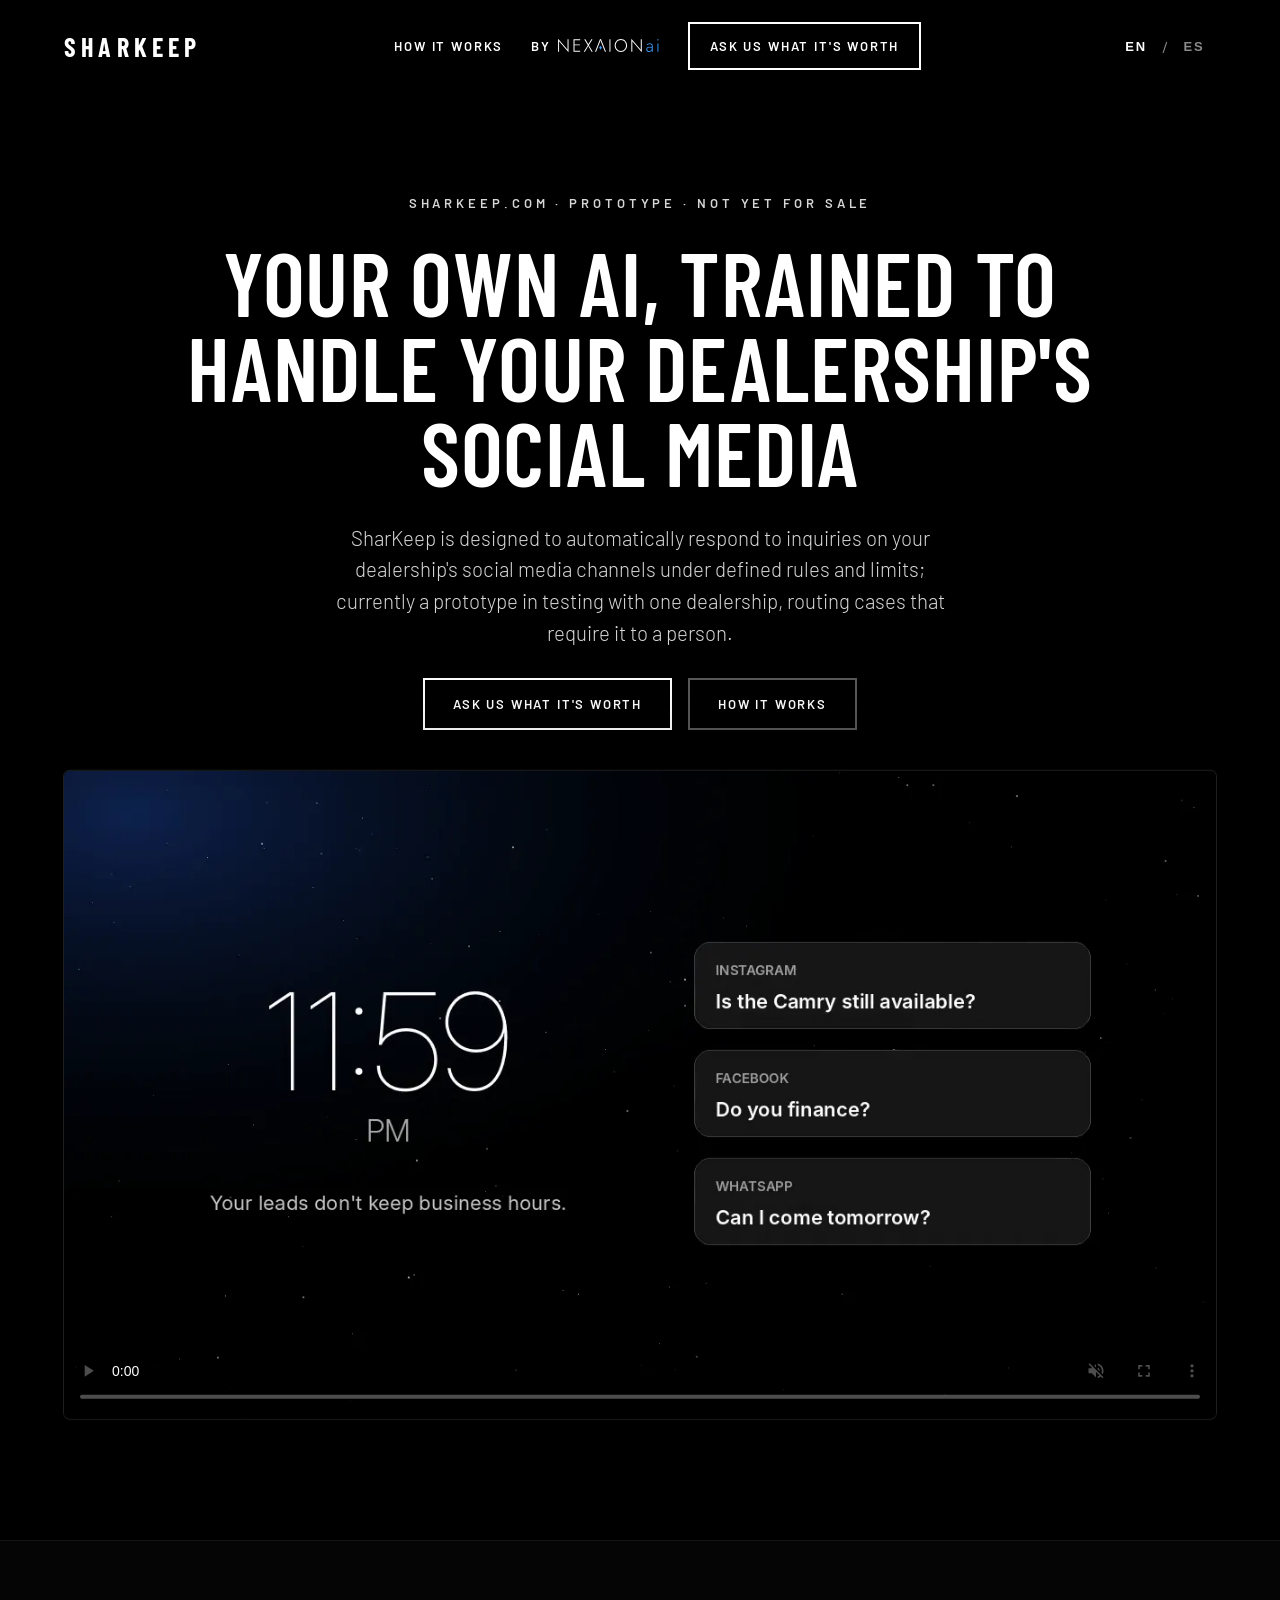
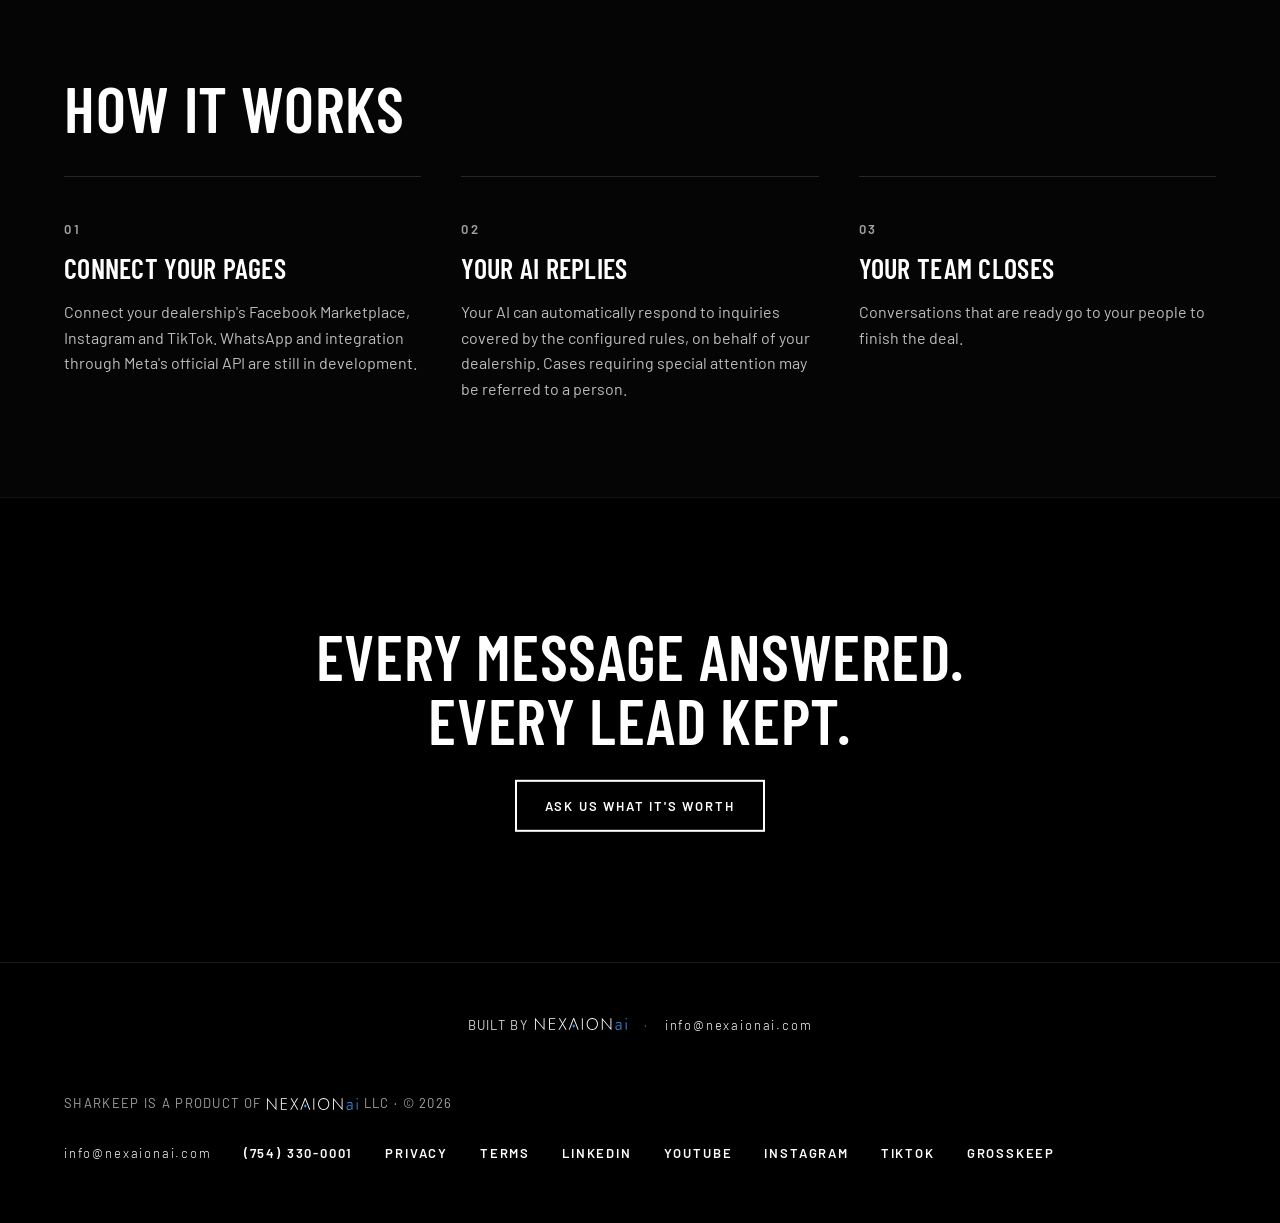
<file: sharkeep.html>
<!doctype html>
<html lang="en">
<head>
<meta charset="utf-8">
<meta name="viewport" content="width=device-width, initial-scale=1">
<title>SharKeep — by NEXAIONai</title>
<meta name="description" content="SharKeep by NEXAIONai: every message answered, every lead kept. Prototype. Not yet for sale.">
<meta property="og:title" content="SharKeep — by NEXAIONai">
<meta property="og:description" content="SharKeep by NEXAIONai: every message answered, every lead kept. Prototype. Not yet for sale.">
<meta property="og:type" content="website">
<link rel="icon" type="image/svg+xml" href="media/favicon.svg">
<link rel="icon" type="image/png" sizes="32x32" href="media/favicon-32.png">
<link rel="apple-touch-icon" sizes="180x180" href="media/apple-touch-icon.png">
<meta property="og:image" content="https://nexaionai.com/media/og.png">
<meta property="og:image:width" content="1200">
<meta property="og:image:height" content="630">
<meta name="theme-color" content="#000000">
<link rel="preconnect" href="https://fonts.googleapis.com">
<link href="https://fonts.googleapis.com/css2?family=Barlow:wght@300;400;500;600&amp;family=Barlow+Condensed:wght@500;600;700&amp;display=swap" rel="stylesheet">
<style>
body{margin:0;background:#000}
a{color:#ffffff}a:hover{color:#bdbdbd}
.nx{font-family:'Barlow',system-ui,-apple-system,'Segoe UI',sans-serif;color:#fff;background:#000;-webkit-font-smoothing:antialiased}
.nx h1,.nx h2,.nx h3{font-family:'Barlow Condensed','Barlow',system-ui,sans-serif;text-transform:uppercase;margin:0;font-weight:600;letter-spacing:.01em}
.btn{display:inline-flex;align-items:center;justify-content:center;min-height:48px;padding:0 28px;border:2px solid #fff;color:#fff;text-decoration:none;font-weight:600;letter-spacing:.14em;font-size:13px;text-transform:uppercase;transition:background .3s,color .3s}
.btn:hover{background:#fff;color:#000}
.navlink{color:#fff;text-decoration:none;font-weight:600;font-size:13px;letter-spacing:.14em;text-transform:uppercase;min-height:44px;display:inline-flex;align-items:center}
.navlink:hover{color:#bdbdbd}
.nm{text-transform:none!important}
@media (max-width:760px){.nxnav{flex-wrap:nowrap!important;padding-top:16px!important;padding-bottom:16px!important}.nxhide{display:none!important}.nxlogo{font-size:22px!important}}

/* ---------- HERO SCENE ---------- */
.stars{position:absolute;inset:0;
background-image:
radial-gradient(1.2px 1.2px at 23px 41px,rgba(255,255,255,.95) 50%,transparent 51%),
radial-gradient(1px 1px at 141px 97px,rgba(255,255,255,.7) 50%,transparent 51%),
radial-gradient(1.5px 1.5px at 263px 211px,rgba(255,255,255,.9) 50%,transparent 51%),
radial-gradient(1px 1px at 77px 262px,rgba(255,255,255,.55) 50%,transparent 51%),
radial-gradient(1px 1px at 199px 153px,rgba(255,255,255,.65) 50%,transparent 51%),
radial-gradient(1.3px 1.3px at 311px 29px,rgba(255,255,255,.8) 50%,transparent 51%);
background-size:340px 300px}
.stars.far{opacity:.5;background-size:180px 170px}
.planet{position:absolute;left:50%;bottom:-2300px;width:2600px;height:2600px;margin-left:-1300px;border-radius:50%;
background:radial-gradient(circle at 50% 0%,#0d2140 0%,#06101f 18%,#02050b 38%,#000 60%);
box-shadow:0 -3px 50px 6px rgba(92,160,255,.55),0 -30px 160px 30px rgba(40,100,220,.28),inset 0 18px 60px rgba(140,190,255,.35)}
.sunglow{position:absolute;bottom:220px;left:20%;width:520px;height:160px;margin-left:-260px;border-radius:50%;
background:radial-gradient(ellipse at center,rgba(235,244,255,.95) 0%,rgba(150,195,255,.45) 30%,rgba(60,120,230,0) 70%);filter:blur(6px)}
.sat{position:absolute;top:210px;left:-160px;width:150px;height:2px;background:linear-gradient(90deg,rgba(255,255,255,0),rgba(255,255,255,.85))}
.sat::after{content:"";position:absolute;right:-2px;top:-2px;width:6px;height:6px;border-radius:50%;background:#fff;box-shadow:0 0 10px 2px rgba(255,255,255,.8)}
.vignette{position:absolute;inset:0;background:linear-gradient(180deg,rgba(0,0,0,.55) 0%,rgba(0,0,0,0) 28%,rgba(0,0,0,0) 70%,#000 100%)}

/* ---------- PRODUCT SCENES ---------- */
.lightsweep{position:absolute;top:-20%;width:60%;height:140%;left:-60%;background:linear-gradient(100deg,rgba(255,255,255,0) 0%,rgba(255,255,255,.06) 50%,rgba(255,255,255,0) 100%);transform:skewX(-12deg)}
.phone{width:300px;height:610px;border-radius:46px;border:10px solid #1c1c1c;background:#0b0b0b;box-shadow:0 40px 120px rgba(0,0,0,.9),0 0 0 1px #2e2e2e;box-sizing:border-box;padding:56px 18px 24px;display:flex;flex-direction:column;gap:14px;position:relative;overflow:hidden}
.bubble{max-width:82%;padding:12px 16px;border-radius:20px;font-size:14px;line-height:1.4}
.in{background:#1f1f1f;color:#f2f2f2;border-bottom-left-radius:6px;align-self:flex-start}
.out{background:#ffffff;color:#000;border-bottom-right-radius:6px;align-self:flex-end;font-weight:600}
.paidbtn{align-self:flex-start;min-height:44px;padding:0 22px;border-radius:22px;border:2px solid #fff;background:transparent;color:#fff;font:600 13px 'Barlow',sans-serif;letter-spacing:.14em;text-transform:uppercase}
.toast{margin-top:auto;border:1px solid #333;border-radius:16px;padding:14px 16px;font-size:13px;color:#d6d6d6;background:#111}
.dot{width:7px;height:7px;border-radius:50%;background:#bdbdbd;display:inline-block}
.row{display:flex;justify-content:space-between;gap:16px;padding:14px 0;border-bottom:1px solid #222;font-size:15px}
.row.ex{color:#8a8a8a;text-decoration:line-through}
.tag{font-size:11px;letter-spacing:.16em;text-transform:uppercase;font-weight:600;white-space:nowrap}
.scan{position:absolute;left:0;right:0;height:70px;top:-70px;background:linear-gradient(180deg,rgba(255,255,255,0),rgba(255,255,255,.10),rgba(255,255,255,0));border-bottom:1px solid rgba(255,255,255,.5)}
.status{display:inline-flex;align-items:center;gap:10px;font-size:12px;letter-spacing:.2em;font-weight:600;text-transform:uppercase;color:#d6d6d6}

/* ---------- MOTION ---------- */
@keyframes drift{from{background-position:0 0}to{background-position:-340px 300px}}
@keyframes driftFar{from{background-position:0 0}to{background-position:-180px 170px}}
@keyframes sun{0%{left:18%;opacity:.75}50%{opacity:1}100%{left:82%;opacity:.75}}
@keyframes breathe{0%,100%{box-shadow:0 -3px 50px 6px rgba(92,160,255,.5),0 -30px 160px 30px rgba(40,100,220,.24),inset 0 18px 60px rgba(140,190,255,.3)}50%{box-shadow:0 -3px 64px 10px rgba(120,180,255,.7),0 -40px 200px 44px rgba(50,110,230,.34),inset 0 22px 70px rgba(160,205,255,.42)}}
@keyframes orbit{0%{transform:translate(0,0)}100%{transform:translate(1900px,-60px)}}
@keyframes rise{from{opacity:0;transform:translateY(24px)}to{opacity:1;transform:none}}
@keyframes sweep{0%{left:-60%}100%{left:120%}}
@keyframes chat{0%,6%{opacity:0;transform:translateY(12px)}12%,88%{opacity:1;transform:none}96%,100%{opacity:0}}
@keyframes pulse{0%,100%{opacity:.25}50%{opacity:1}}
@keyframes scanmove{0%{top:-70px}100%{top:100%}}
@keyframes kb{0%{transform:scale(1)}100%{transform:scale(1.08)}}
.motion .stars{animation:drift 90s linear infinite}
.motion .stars.far{animation:driftFar 140s linear infinite}
.motion .sunglow{animation:sun 40s ease-in-out infinite alternate}
.motion .planet{animation:breathe 9s ease-in-out infinite}
.motion .sat{animation:orbit 22s linear infinite}
.motion .rise{opacity:0;animation:rise 1.2s cubic-bezier(.2,.7,.2,1) forwards}
.motion .d1{animation-delay:.2s}.motion .d2{animation-delay:.5s}.motion .d3{animation-delay:.8s}
.motion .lightsweep{animation:sweep 11s ease-in-out infinite}
.motion .c1,.motion .c2,.motion .c3,.motion .c4{opacity:0;animation:chat 12s ease-in-out infinite}
.motion .c2{animation-delay:1.6s}.motion .c3{animation-delay:3.2s}.motion .c4{animation-delay:4.8s}
.motion .dot{animation:pulse 1.2s ease-in-out infinite}
.motion .dot:nth-child(2){animation-delay:.2s}.motion .dot:nth-child(3){animation-delay:.4s}
.motion .scan{animation:scanmove 4.5s linear infinite}
.motion .kb{animation:kb 24s ease-in-out infinite alternate}
@media (prefers-reduced-motion:reduce){.motion *{animation:none!important;opacity:1!important}}
</style>
<link rel="stylesheet" href="brand.css">
</head>
<body>
<div class="nx motion" style="width: 100%; background: #000000; overflow: hidden">
<header style="position: absolute; top: 0; left: 0; right: 0; z-index: 10">
<nav class="nxnav" style="max-width: 1440px; margin: 0 auto; padding: 22px 5%; box-sizing: border-box; display: flex; flex-wrap: wrap; align-items: center; justify-content: space-between; gap: 16px 32px" aria-label="Main">
<a href="index.html" class="navlink nxlogo" style="font-family: 'Barlow Condensed', sans-serif; font-size: 26px; letter-spacing: .2em; font-weight: 700">SHARKEEP</a>
<div class="nxhide" style="display: flex; flex-wrap: wrap; gap: 8px 28px; align-items: center">
<a href="#how" class="navlink">How it works</a>
<a href="index.html" class="navlink byline" aria-label="By NEXAIONai">By <img class="nxinline" src="media/nexaionai-logo.svg" alt="NEXAIONai" width="496" height="72"></a>
<a href="mailto:info@nexaionai.com?subject=SharKeep%20question" class="btn" style="min-height: 44px; padding: 0 20px">Ask us what it's worth</a>
</div>
<div class="nxlang" style="display: flex; align-items: center" role="group" aria-label="Language"><button type="button" class="navlink" id="lang-en" aria-pressed="true" style="background: none; border: 0; cursor: pointer; padding: 0 6px; min-width: 44px; justify-content: center; color: #ffffff">EN</button><span style="color: #8a8a8a; padding: 0 4px">/</span><button type="button" class="navlink" id="lang-es" aria-pressed="false" style="background: none; border: 0; cursor: pointer; padding: 0 6px; min-width: 44px; justify-content: center; color: #8a8a8a">ES</button></div>
</nav>
</header>
<section id="top" style="position: relative; overflow: hidden; background: #000000">
<div class="stars far" aria-hidden="true"></div>
<div class="stars" aria-hidden="true"></div>
<div class="sat" aria-hidden="true"></div>
<div style="position: relative; max-width: 1440px; margin: 0 auto; padding: clamp(120px, 14vw, 200px) 5% clamp(72px, 8vw, 120px); box-sizing: border-box; display: flex; flex-direction: column; gap: 28px; align-items: center; text-align: center">
<p class="rise" style="margin: 0; font-size: 13px; letter-spacing: .3em; font-weight: 600; color: #d6d6d6; text-transform: uppercase">sharkeep.com · Prototype · Not yet for sale</p>
<h1 class="rise d1" style="font-size: clamp(44px, 7vw, 104px); line-height: .95; max-width: 1000px">Your own AI, trained to handle your dealership's social media</h1>
<p class="rise d2" style="margin: 0; font-size: clamp(17px, 1.6vw, 21px); line-height: 1.55; color: #d6d6d6; max-width: 640px; font-weight: 300">SharKeep is designed to automatically respond to inquiries on your dealership's social media channels under defined rules and limits; currently a prototype in testing with one dealership, routing cases that require it to a person.</p>
<div class="rise d3" style="display: flex; flex-wrap: wrap; gap: 16px; justify-content: center"><a href="mailto:info@nexaionai.com?subject=SharKeep%20question" class="btn">Ask us what it's worth</a><a href="#how" class="btn" style="border-color: rgba(255,255,255,.35)">How it works</a></div>
<div id="video" class="rise d3" style="width: 100%; max-width: 1200px; margin-top: 48px">
<div class="vplay">
<video controls src="media/sharkeep-17s-en.mp4" data-es-src="media/sharkeep-17s.mp4" poster="media/poster-sharkeep.webp" data-es-poster="media/poster-sharkeep-es.webp" autoplay muted loop playsinline preload="metadata" width="1280" height="720" aria-label="SharKeep video"></video>
</div>
</div>
</div>
</section>
<section id="how" style="border-top: 1px solid #141414; background: #050505">
<div style="max-width: 1440px; margin: 0 auto; padding: clamp(72px, 9vw, 130px) 5%; box-sizing: border-box; display: flex; flex-direction: column; gap: 56px">
<h2 style="font-size: clamp(36px, 5vw, 72px); line-height: 1">How it works</h2>
<div style="display: grid; grid-template-columns: repeat(auto-fit, minmax(260px, 1fr)); gap: 40px"><div style="display: flex; flex-direction: column; gap: 14px; padding-top: 24px; border-top: 1px solid #262626"><span style="font-size: 13px; letter-spacing: .2em; color: #a3a3a3; font-weight: 600">01</span><h3 style="font-size: 28px">Connect your pages</h3><p style="margin: 0; color: #bdbdbd; font-size: 16px; line-height: 1.6">Connect your dealership's Facebook Marketplace, Instagram and TikTok. WhatsApp and integration through Meta's official API are still in development.</p></div><div style="display: flex; flex-direction: column; gap: 14px; padding-top: 24px; border-top: 1px solid #262626"><span style="font-size: 13px; letter-spacing: .2em; color: #a3a3a3; font-weight: 600">02</span><h3 style="font-size: 28px">Your AI replies</h3><p style="margin: 0; color: #bdbdbd; font-size: 16px; line-height: 1.6">Your AI can automatically respond to inquiries covered by the configured rules, on behalf of your dealership. Cases requiring special attention may be referred to a person.</p></div><div style="display: flex; flex-direction: column; gap: 14px; padding-top: 24px; border-top: 1px solid #262626"><span style="font-size: 13px; letter-spacing: .2em; color: #a3a3a3; font-weight: 600">03</span><h3 style="font-size: 28px">Your team closes</h3><p style="margin: 0; color: #bdbdbd; font-size: 16px; line-height: 1.6">Conversations that are ready go to your people to finish the deal.</p></div></div>
</div>
</section>
<section style="position: relative; overflow: hidden; border-top: 1px solid #141414; background: #000000">
<div class="stars far" aria-hidden="true" style="opacity: .35"></div>
<div style="position: relative; max-width: 900px; margin: 0 auto; padding: clamp(88px, 10vw, 150px) 5%; box-sizing: border-box; display: flex; flex-direction: column; gap: 28px; align-items: center; text-align: center">
<h2 style="font-size: clamp(36px, 5vw, 72px); line-height: 1">Every message answered. Every lead kept.</h2>
<a href="mailto:info@nexaionai.com?subject=SharKeep%20question" class="btn">Ask us what it's worth</a>
</div>
</section>
<footer style="border-top: 1px solid #1a1a1a; background: #000000">
<div style="max-width: 1440px; margin: 0 auto; padding: 40px 5% 0; box-sizing: border-box; display: flex; flex-wrap: wrap; gap: 8px 16px; justify-content: center; align-items: center; text-align: center; font-size: 13px; letter-spacing: .1em; text-transform: uppercase; color: #d6d6d6">
<span class="byline">Built by <img class="nxinline" src="media/nexaionai-logo.svg" alt="NEXAIONai" width="496" height="72"></span><span aria-hidden="true" style="color: #555555">·</span><a href="mailto:info@nexaionai.com" class="navlink" style="font-size: 13px; min-height: 44px"><span class="nm">info@nexaionai.com</span></a>
</div>
<div style="max-width: 1440px; margin: 0 auto; padding: 48px 5%; box-sizing: border-box; display: flex; flex-wrap: wrap; gap: 20px 48px; justify-content: space-between; align-items: center; font-size: 13px; letter-spacing: .1em; text-transform: uppercase; color: #a3a3a3">
<span>SharKeep is a product of <img class="nxinline" src="media/nexaionai-logo.svg" alt="NEXAIONai" width="496" height="72"> LLC · © 2026</span>
<div style="display: flex; flex-wrap: wrap; gap: 8px 32px">
<a href="mailto:info@nexaionai.com" class="navlink" style="font-size: 13px"><span class="nm">info@nexaionai.com</span></a>
<a href="tel:+17543300001" class="navlink" style="font-size: 13px">(754) 330-0001</a>
<a href="privacy.html" class="navlink" style="font-size: 13px">Privacy</a>
<a href="terms.html" class="navlink" style="font-size: 13px">Terms</a>
<a href="https://www.linkedin.com/in/victor-sierra-02027a2b2" class="navlink" style="font-size: 13px" target="_blank" rel="noopener">LinkedIn</a>
<a href="https://www.youtube.com/@nexaionai" class="navlink" style="font-size: 13px" target="_blank" rel="noopener">YouTube</a>
<a href="https://www.instagram.com/nexaionai.llc/" class="navlink" style="font-size: 13px" target="_blank" rel="noopener">Instagram</a>
<a href="https://www.tiktok.com/@nexaionai.llc" class="navlink" style="font-size: 13px" target="_blank" rel="noopener">TikTok</a>
<a href="https://grosskeep.com/" class="navlink" style="font-size: 13px" target="_blank" rel="noopener">GrossKeep</a>
</div>
</div>
</footer>
</div>

<script src="i18n.js"></script>
<script src="video.js"></script>
<script src="menu.js"></script>
<script src="parallax.js"></script>
</body>
</html>
</file>
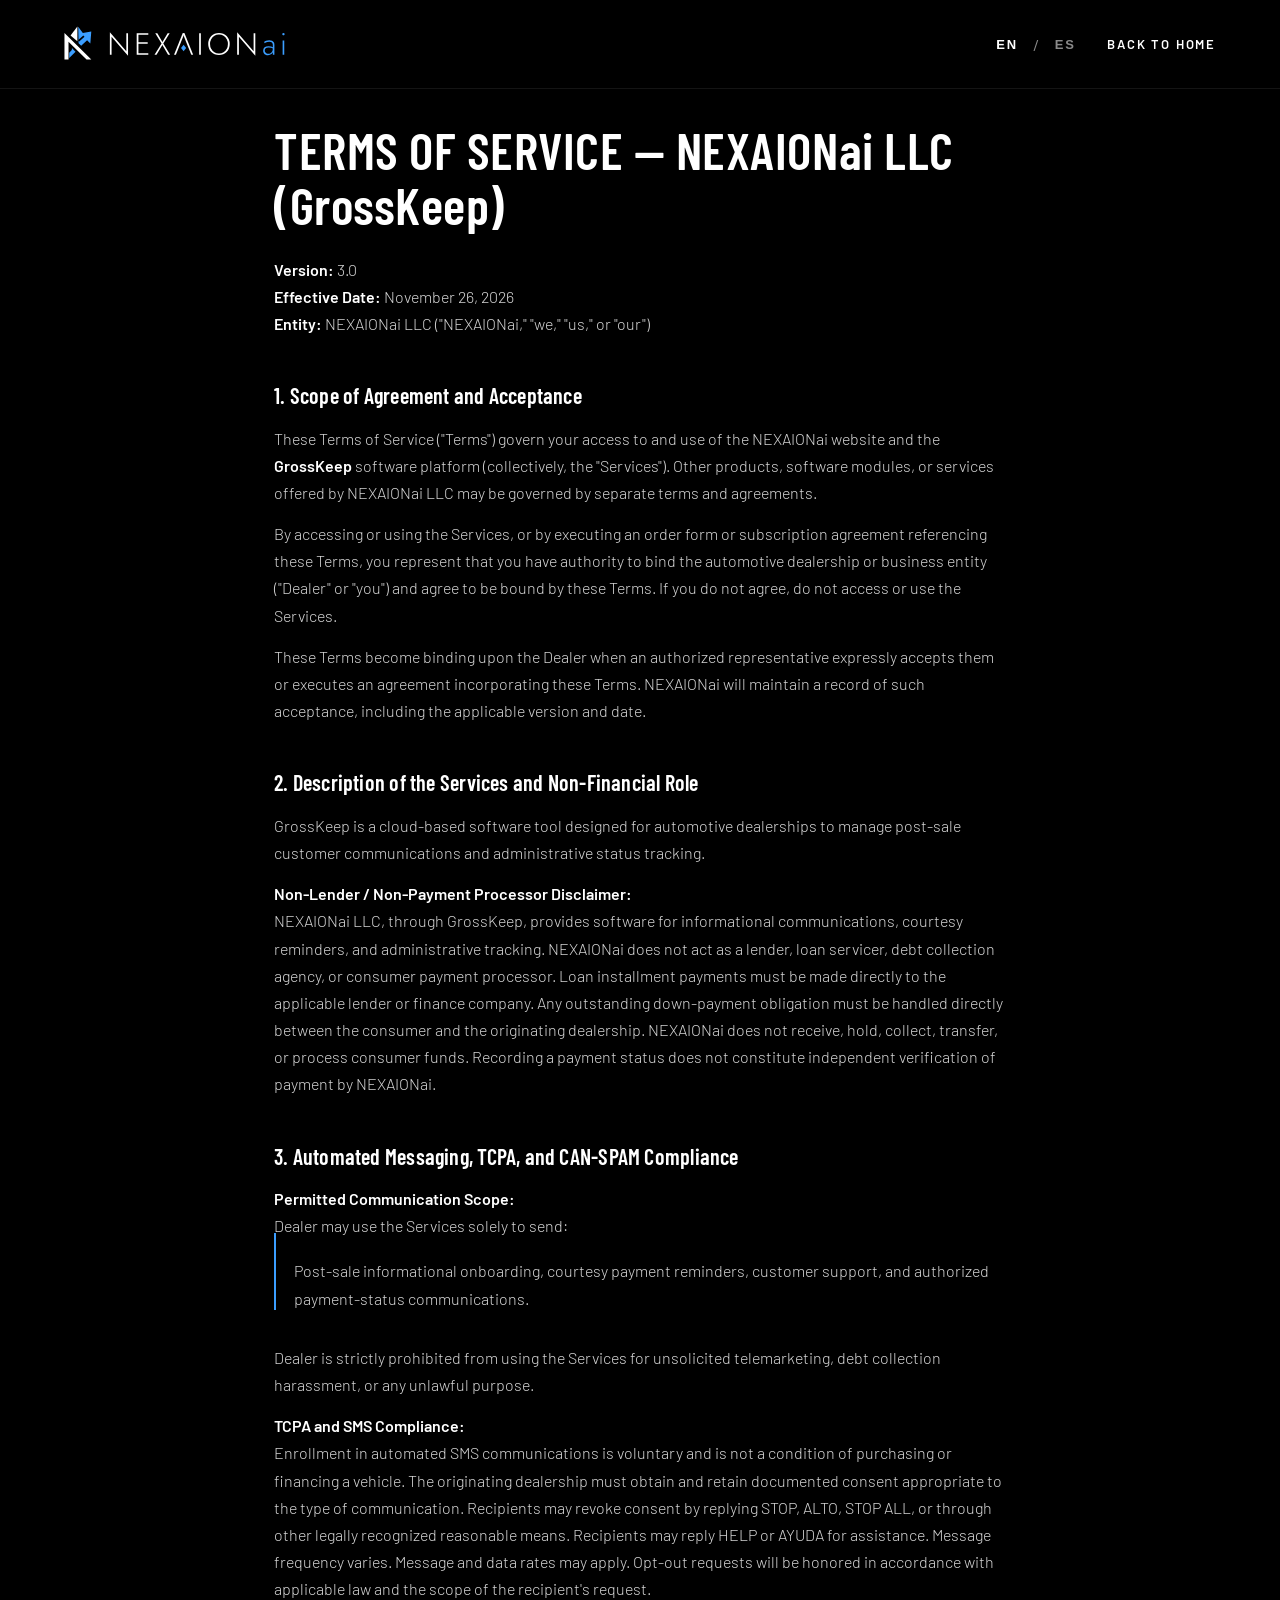
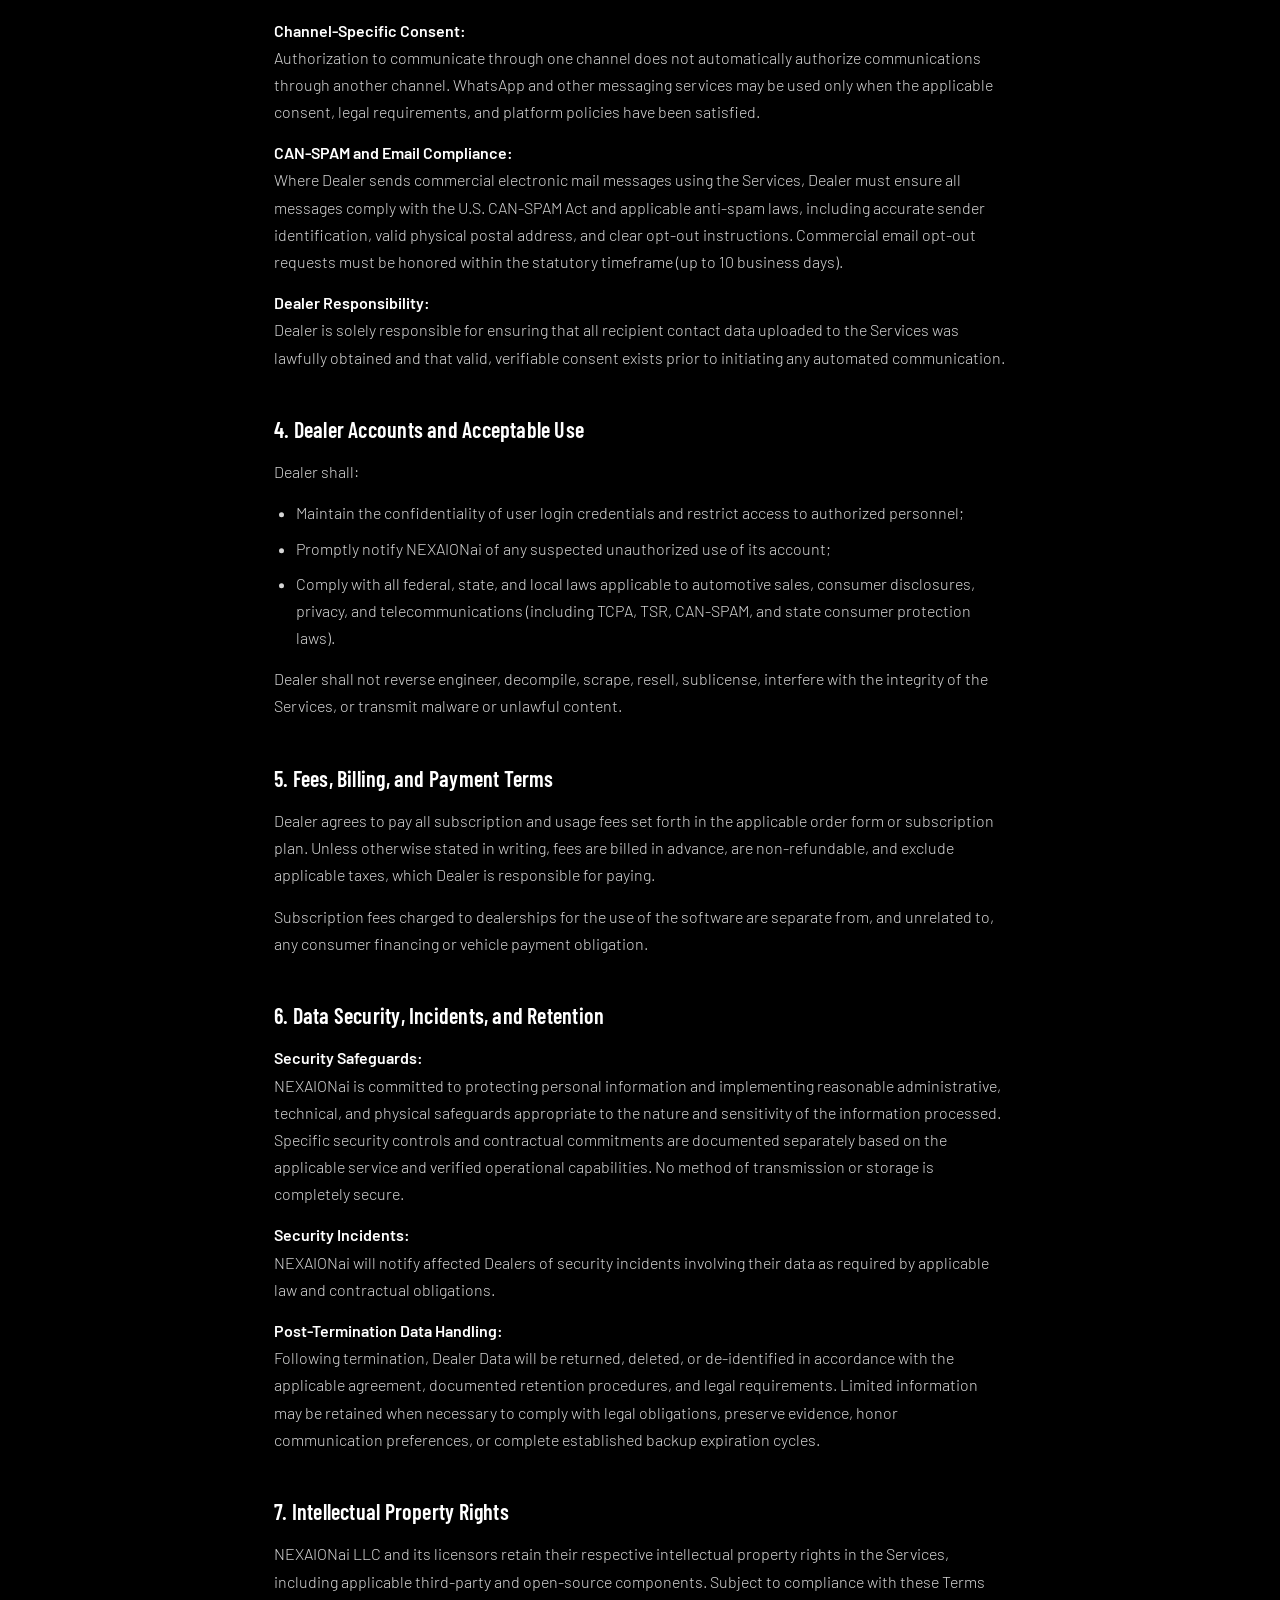
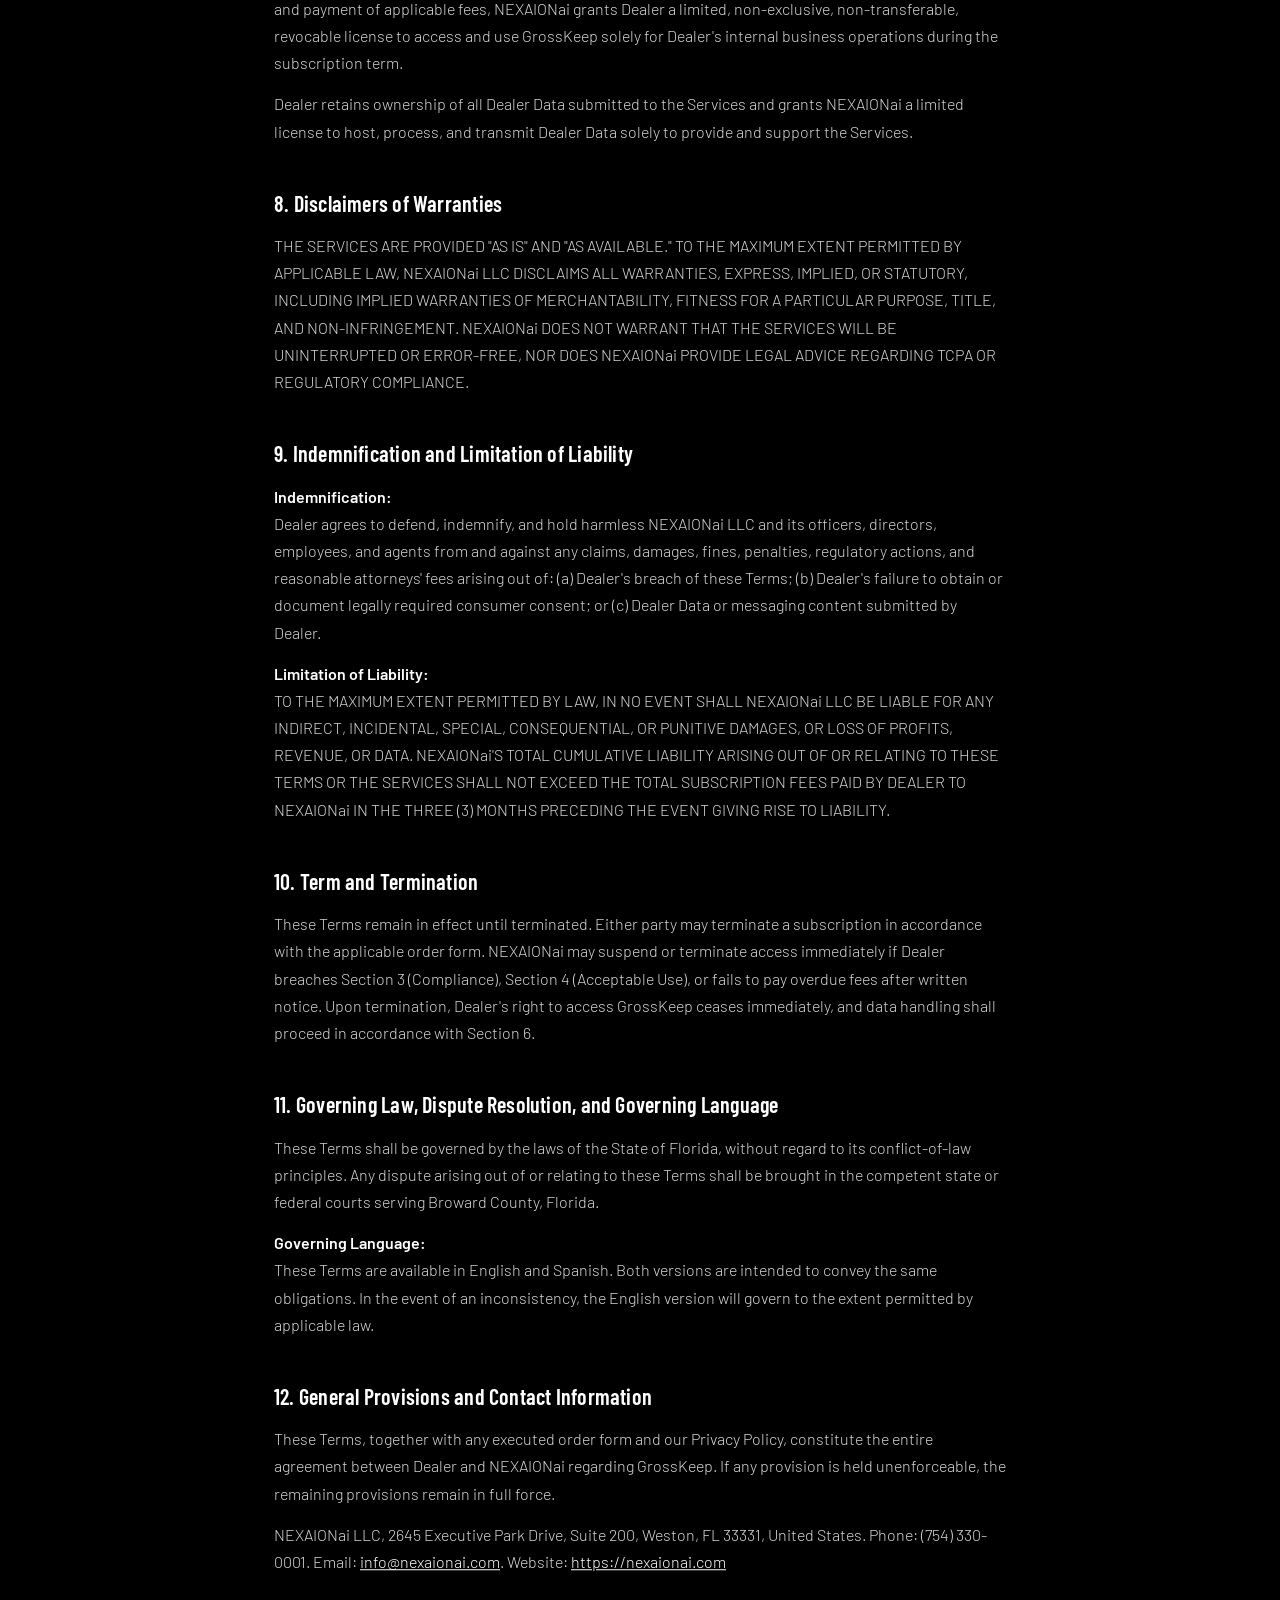
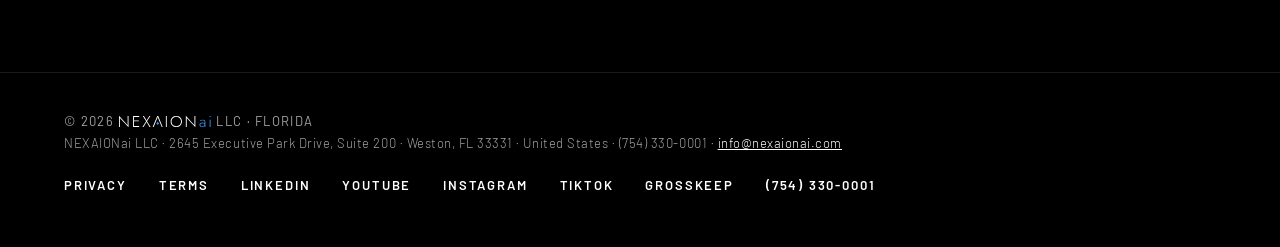
<file: terms.html>
<!doctype html>
<html lang="en">
<head>
<meta charset="utf-8">
<meta name="viewport" content="width=device-width, initial-scale=1">
<title>Terms of Service — NEXAIONai</title>
<meta name="description" content="NEXAIONai LLC Terms of Service for the website and the GrossKeep platform. Version 3.0, effective November 26, 2026.">
<meta property="og:title" content="Terms of Service — NEXAIONai">
<meta property="og:description" content="NEXAIONai LLC Terms of Service for the website and the GrossKeep platform. Version 3.0, effective November 26, 2026.">
<meta property="og:type" content="website">
<link rel="icon" type="image/svg+xml" href="media/favicon.svg">
<link rel="icon" type="image/png" sizes="32x32" href="media/favicon-32.png">
<link rel="apple-touch-icon" sizes="180x180" href="media/apple-touch-icon.png">
<meta property="og:image" content="https://nexaionai.com/media/og.png">
<meta property="og:image:width" content="1200">
<meta property="og:image:height" content="630">
<meta name="theme-color" content="#000000">
<link rel="preconnect" href="https://fonts.googleapis.com">
<link href="https://fonts.googleapis.com/css2?family=Barlow:wght@300;400;500;600&amp;family=Barlow+Condensed:wght@500;600;700&amp;display=swap" rel="stylesheet">
<style>
body{margin:0;background:#000}
a{color:#ffffff}a:hover{color:#bdbdbd}
.nx{font-family:'Barlow',system-ui,-apple-system,'Segoe UI',sans-serif;color:#fff;background:#000;-webkit-font-smoothing:antialiased}
.nx h1,.nx h2,.nx h3{font-family:'Barlow Condensed','Barlow',system-ui,sans-serif;text-transform:uppercase;margin:0;font-weight:600;letter-spacing:.01em}
.btn{display:inline-flex;align-items:center;justify-content:center;min-height:48px;padding:0 28px;border:2px solid #fff;color:#fff;text-decoration:none;font-weight:600;letter-spacing:.14em;font-size:13px;text-transform:uppercase;transition:background .3s,color .3s}
.btn:hover{background:#fff;color:#000}
.navlink{color:#fff;text-decoration:none;font-weight:600;font-size:13px;letter-spacing:.14em;text-transform:uppercase;min-height:44px;display:inline-flex;align-items:center}
.navlink:hover{color:#bdbdbd}
.nm{text-transform:none!important}
@media (max-width:760px){.nxnav{flex-wrap:nowrap!important;padding-top:16px!important;padding-bottom:16px!important}.nxhide{display:none!important}.nxlogo{font-size:22px!important}}

/* ---------- HERO SCENE ---------- */
.stars{position:absolute;inset:0;
background-image:
radial-gradient(1.2px 1.2px at 23px 41px,rgba(255,255,255,.95) 50%,transparent 51%),
radial-gradient(1px 1px at 141px 97px,rgba(255,255,255,.7) 50%,transparent 51%),
radial-gradient(1.5px 1.5px at 263px 211px,rgba(255,255,255,.9) 50%,transparent 51%),
radial-gradient(1px 1px at 77px 262px,rgba(255,255,255,.55) 50%,transparent 51%),
radial-gradient(1px 1px at 199px 153px,rgba(255,255,255,.65) 50%,transparent 51%),
radial-gradient(1.3px 1.3px at 311px 29px,rgba(255,255,255,.8) 50%,transparent 51%);
background-size:340px 300px}
.stars.far{opacity:.5;background-size:180px 170px}
.planet{position:absolute;left:50%;bottom:-2300px;width:2600px;height:2600px;margin-left:-1300px;border-radius:50%;
background:radial-gradient(circle at 50% 0%,#0d2140 0%,#06101f 18%,#02050b 38%,#000 60%);
box-shadow:0 -3px 50px 6px rgba(92,160,255,.55),0 -30px 160px 30px rgba(40,100,220,.28),inset 0 18px 60px rgba(140,190,255,.35)}
.sunglow{position:absolute;bottom:220px;left:20%;width:520px;height:160px;margin-left:-260px;border-radius:50%;
background:radial-gradient(ellipse at center,rgba(235,244,255,.95) 0%,rgba(150,195,255,.45) 30%,rgba(60,120,230,0) 70%);filter:blur(6px)}
.sat{position:absolute;top:210px;left:-160px;width:150px;height:2px;background:linear-gradient(90deg,rgba(255,255,255,0),rgba(255,255,255,.85))}
.sat::after{content:"";position:absolute;right:-2px;top:-2px;width:6px;height:6px;border-radius:50%;background:#fff;box-shadow:0 0 10px 2px rgba(255,255,255,.8)}
.vignette{position:absolute;inset:0;background:linear-gradient(180deg,rgba(0,0,0,.55) 0%,rgba(0,0,0,0) 28%,rgba(0,0,0,0) 70%,#000 100%)}

/* ---------- PRODUCT SCENES ---------- */
.lightsweep{position:absolute;top:-20%;width:60%;height:140%;left:-60%;background:linear-gradient(100deg,rgba(255,255,255,0) 0%,rgba(255,255,255,.06) 50%,rgba(255,255,255,0) 100%);transform:skewX(-12deg)}
.phone{width:300px;height:610px;border-radius:46px;border:10px solid #1c1c1c;background:#0b0b0b;box-shadow:0 40px 120px rgba(0,0,0,.9),0 0 0 1px #2e2e2e;box-sizing:border-box;padding:56px 18px 24px;display:flex;flex-direction:column;gap:14px;position:relative;overflow:hidden}
.bubble{max-width:82%;padding:12px 16px;border-radius:20px;font-size:14px;line-height:1.4}
.in{background:#1f1f1f;color:#f2f2f2;border-bottom-left-radius:6px;align-self:flex-start}
.out{background:#ffffff;color:#000;border-bottom-right-radius:6px;align-self:flex-end;font-weight:600}
.paidbtn{align-self:flex-start;min-height:44px;padding:0 22px;border-radius:22px;border:2px solid #fff;background:transparent;color:#fff;font:600 13px 'Barlow',sans-serif;letter-spacing:.14em;text-transform:uppercase}
.toast{margin-top:auto;border:1px solid #333;border-radius:16px;padding:14px 16px;font-size:13px;color:#d6d6d6;background:#111}
.dot{width:7px;height:7px;border-radius:50%;background:#bdbdbd;display:inline-block}
.row{display:flex;justify-content:space-between;gap:16px;padding:14px 0;border-bottom:1px solid #222;font-size:15px}
.row.ex{color:#8a8a8a;text-decoration:line-through}
.tag{font-size:11px;letter-spacing:.16em;text-transform:uppercase;font-weight:600;white-space:nowrap}
.scan{position:absolute;left:0;right:0;height:70px;top:-70px;background:linear-gradient(180deg,rgba(255,255,255,0),rgba(255,255,255,.10),rgba(255,255,255,0));border-bottom:1px solid rgba(255,255,255,.5)}
.status{display:inline-flex;align-items:center;gap:10px;font-size:12px;letter-spacing:.2em;font-weight:600;text-transform:uppercase;color:#d6d6d6}

/* ---------- MOTION ---------- */
@keyframes drift{from{background-position:0 0}to{background-position:-340px 300px}}
@keyframes driftFar{from{background-position:0 0}to{background-position:-180px 170px}}
@keyframes sun{0%{left:18%;opacity:.75}50%{opacity:1}100%{left:82%;opacity:.75}}
@keyframes breathe{0%,100%{box-shadow:0 -3px 50px 6px rgba(92,160,255,.5),0 -30px 160px 30px rgba(40,100,220,.24),inset 0 18px 60px rgba(140,190,255,.3)}50%{box-shadow:0 -3px 64px 10px rgba(120,180,255,.7),0 -40px 200px 44px rgba(50,110,230,.34),inset 0 22px 70px rgba(160,205,255,.42)}}
@keyframes orbit{0%{transform:translate(0,0)}100%{transform:translate(1900px,-60px)}}
@keyframes rise{from{opacity:0;transform:translateY(24px)}to{opacity:1;transform:none}}
@keyframes sweep{0%{left:-60%}100%{left:120%}}
@keyframes chat{0%,6%{opacity:0;transform:translateY(12px)}12%,88%{opacity:1;transform:none}96%,100%{opacity:0}}
@keyframes pulse{0%,100%{opacity:.25}50%{opacity:1}}
@keyframes scanmove{0%{top:-70px}100%{top:100%}}
@keyframes kb{0%{transform:scale(1)}100%{transform:scale(1.08)}}
.motion .stars{animation:drift 90s linear infinite}
.motion .stars.far{animation:driftFar 140s linear infinite}
.motion .sunglow{animation:sun 40s ease-in-out infinite alternate}
.motion .planet{animation:breathe 9s ease-in-out infinite}
.motion .sat{animation:orbit 22s linear infinite}
.motion .rise{opacity:0;animation:rise 1.2s cubic-bezier(.2,.7,.2,1) forwards}
.motion .d1{animation-delay:.2s}.motion .d2{animation-delay:.5s}.motion .d3{animation-delay:.8s}
.motion .lightsweep{animation:sweep 11s ease-in-out infinite}
.motion .c1,.motion .c2,.motion .c3,.motion .c4{opacity:0;animation:chat 12s ease-in-out infinite}
.motion .c2{animation-delay:1.6s}.motion .c3{animation-delay:3.2s}.motion .c4{animation-delay:4.8s}
.motion .dot{animation:pulse 1.2s ease-in-out infinite}
.motion .dot:nth-child(2){animation-delay:.2s}.motion .dot:nth-child(3){animation-delay:.4s}
.motion .scan{animation:scanmove 4.5s linear infinite}
.motion .kb{animation:kb 24s ease-in-out infinite alternate}
@media (prefers-reduced-motion:reduce){.motion *{animation:none!important;opacity:1!important}}
</style>
<style>
.legal{max-width:860px;margin:0 auto;padding:clamp(56px,8vw,112px) 5%;box-sizing:border-box;color:#d6d6d6;font-size:16px;line-height:1.7;font-weight:300}
.legal h1,.legal h2{text-transform:none!important}
.legal h1{font-size:clamp(30px,4.4vw,52px);line-height:1.05;color:#fff;margin:0 0 24px}
.legal h2{font-size:22px;color:#fff;margin:40px 0 10px}
.legal p{margin:0 0 14px}
.legal ul{margin:0 0 14px;padding-left:22px}
.legal li{margin:0 0 8px}
.legal strong{color:#fff;font-weight:600}
.legal blockquote{margin:0 0 14px;padding:4px 0 4px 18px;border-left:2px solid #3B9EFF}
.legal a{color:#fff}
[data-es-only]{display:none}
</style>
<link rel="stylesheet" href="brand.css">
</head>
<body>
<div class="nx motion" style="width: 100%; min-height: 100vh; background: #000000; display: flex; flex-direction: column">
<header style="border-bottom: 1px solid #141414">
<nav class="nxnav" style="max-width: 1440px; margin: 0 auto; padding: 22px 5%; box-sizing: border-box; display: flex; align-items: center; justify-content: space-between; gap: 16px 32px" aria-label="Main">
<a href="index.html" class="navlink nxlogo" aria-label="NEXAIONai"><img class="nxsym" src="media/nexaionai-symbol.svg" alt="" width="590" height="720"><img class="nxmark" src="media/nexaionai-logo.svg" alt="NEXAIONai" width="496" height="72"></a>
<div style="display: flex; gap: 20px; align-items: center"><div class="nxlang" style="display: flex; align-items: center" role="group" aria-label="Language"><button type="button" class="navlink" id="lang-en" aria-pressed="true" style="background: none; border: 0; cursor: pointer; padding: 0 6px; min-width: 44px; justify-content: center; color: #ffffff">EN</button><span style="color: #8a8a8a; padding: 0 4px">/</span><button type="button" class="navlink" id="lang-es" aria-pressed="false" style="background: none; border: 0; cursor: pointer; padding: 0 6px; min-width: 44px; justify-content: center; color: #8a8a8a">ES</button></div><a href="index.html" class="navlink">Back to home</a></div>
</nav>
</header>
<main style="flex: 1; position: relative">
<article class="legal" lang="en" data-en-only>
<h1>TERMS OF SERVICE — NEXAIONai LLC (GrossKeep)</h1>
<p><strong>Version:</strong> 3.0<br />
<strong>Effective Date:</strong> November 26, 2026<br />
<strong>Entity:</strong> NEXAIONai LLC ("NEXAIONai," "we," "us," or "our")</p>
<h2>1. Scope of Agreement and Acceptance</h2>
<p>These Terms of Service ("Terms") govern your access to and use of the NEXAIONai website and the <strong>GrossKeep</strong> software platform (collectively, the "Services"). Other products, software modules, or services offered by NEXAIONai LLC may be governed by separate terms and agreements.</p>
<p>By accessing or using the Services, or by executing an order form or subscription agreement referencing these Terms, you represent that you have authority to bind the automotive dealership or business entity ("Dealer" or "you") and agree to be bound by these Terms. If you do not agree, do not access or use the Services.</p>
<p>These Terms become binding upon the Dealer when an authorized representative expressly accepts them or executes an agreement incorporating these Terms. NEXAIONai will maintain a record of such acceptance, including the applicable version and date.</p>
<h2>2. Description of the Services and Non-Financial Role</h2>
<p>GrossKeep is a cloud-based software tool designed for automotive dealerships to manage post-sale customer communications and administrative status tracking.</p>
<p><strong>Non-Lender / Non-Payment Processor Disclaimer:</strong><br />
NEXAIONai LLC, through GrossKeep, provides software for informational communications, courtesy reminders, and administrative tracking. NEXAIONai does not act as a lender, loan servicer, debt collection agency, or consumer payment processor. Loan installment payments must be made directly to the applicable lender or finance company. Any outstanding down-payment obligation must be handled directly between the consumer and the originating dealership. NEXAIONai does not receive, hold, collect, transfer, or process consumer funds. Recording a payment status does not constitute independent verification of payment by NEXAIONai.</p>
<h2>3. Automated Messaging, TCPA, and CAN-SPAM Compliance</h2>
<p><strong>Permitted Communication Scope:</strong><br />
Dealer may use the Services solely to send:</p>
<blockquote>
<p>Post-sale informational onboarding, courtesy payment reminders, customer support, and authorized payment-status communications.</p>
</blockquote>
<p>Dealer is strictly prohibited from using the Services for unsolicited telemarketing, debt collection harassment, or any unlawful purpose.</p>
<p><strong>TCPA and SMS Compliance:</strong><br />
Enrollment in automated SMS communications is voluntary and is not a condition of purchasing or financing a vehicle. The originating dealership must obtain and retain documented consent appropriate to the type of communication. Recipients may revoke consent by replying STOP, ALTO, STOP ALL, or through other legally recognized reasonable means. Recipients may reply HELP or AYUDA for assistance. Message frequency varies. Message and data rates may apply. Opt-out requests will be honored in accordance with applicable law and the scope of the recipient's request.</p>
<p><strong>Channel-Specific Consent:</strong><br />
Authorization to communicate through one channel does not automatically authorize communications through another channel. WhatsApp and other messaging services may be used only when the applicable consent, legal requirements, and platform policies have been satisfied.</p>
<p><strong>CAN-SPAM and Email Compliance:</strong><br />
Where Dealer sends commercial electronic mail messages using the Services, Dealer must ensure all messages comply with the U.S. CAN-SPAM Act and applicable anti-spam laws, including accurate sender identification, valid physical postal address, and clear opt-out instructions. Commercial email opt-out requests must be honored within the statutory timeframe (up to 10 business days).</p>
<p><strong>Dealer Responsibility:</strong><br />
Dealer is solely responsible for ensuring that all recipient contact data uploaded to the Services was lawfully obtained and that valid, verifiable consent exists prior to initiating any automated communication.</p>
<h2>4. Dealer Accounts and Acceptable Use</h2>
<p>Dealer shall:</p>
<ul>
<li>Maintain the confidentiality of user login credentials and restrict access to authorized personnel;</li>
<li>Promptly notify NEXAIONai of any suspected unauthorized use of its account;</li>
<li>Comply with all federal, state, and local laws applicable to automotive sales, consumer disclosures, privacy, and telecommunications (including TCPA, TSR, CAN-SPAM, and state consumer protection laws).</li>
</ul>
<p>Dealer shall not reverse engineer, decompile, scrape, resell, sublicense, interfere with the integrity of the Services, or transmit malware or unlawful content.</p>
<h2>5. Fees, Billing, and Payment Terms</h2>
<p>Dealer agrees to pay all subscription and usage fees set forth in the applicable order form or subscription plan. Unless otherwise stated in writing, fees are billed in advance, are non-refundable, and exclude applicable taxes, which Dealer is responsible for paying.</p>
<p>Subscription fees charged to dealerships for the use of the software are separate from, and unrelated to, any consumer financing or vehicle payment obligation.</p>
<h2>6. Data Security, Incidents, and Retention</h2>
<p><strong>Security Safeguards:</strong><br />
NEXAIONai is committed to protecting personal information and implementing reasonable administrative, technical, and physical safeguards appropriate to the nature and sensitivity of the information processed. Specific security controls and contractual commitments are documented separately based on the applicable service and verified operational capabilities. No method of transmission or storage is completely secure.</p>
<p><strong>Security Incidents:</strong><br />
NEXAIONai will notify affected Dealers of security incidents involving their data as required by applicable law and contractual obligations.</p>
<p><strong>Post-Termination Data Handling:</strong><br />
Following termination, Dealer Data will be returned, deleted, or de-identified in accordance with the applicable agreement, documented retention procedures, and legal requirements. Limited information may be retained when necessary to comply with legal obligations, preserve evidence, honor communication preferences, or complete established backup expiration cycles.</p>
<h2>7. Intellectual Property Rights</h2>
<p>NEXAIONai LLC and its licensors retain their respective intellectual property rights in the Services, including applicable third-party and open-source components. Subject to compliance with these Terms and payment of applicable fees, NEXAIONai grants Dealer a limited, non-exclusive, non-transferable, revocable license to access and use GrossKeep solely for Dealer's internal business operations during the subscription term.</p>
<p>Dealer retains ownership of all Dealer Data submitted to the Services and grants NEXAIONai a limited license to host, process, and transmit Dealer Data solely to provide and support the Services.</p>
<h2>8. Disclaimers of Warranties</h2>
<p>THE SERVICES ARE PROVIDED "AS IS" AND "AS AVAILABLE." TO THE MAXIMUM EXTENT PERMITTED BY APPLICABLE LAW, NEXAIONai LLC DISCLAIMS ALL WARRANTIES, EXPRESS, IMPLIED, OR STATUTORY, INCLUDING IMPLIED WARRANTIES OF MERCHANTABILITY, FITNESS FOR A PARTICULAR PURPOSE, TITLE, AND NON-INFRINGEMENT. NEXAIONai DOES NOT WARRANT THAT THE SERVICES WILL BE UNINTERRUPTED OR ERROR-FREE, NOR DOES NEXAIONai PROVIDE LEGAL ADVICE REGARDING TCPA OR REGULATORY COMPLIANCE.</p>
<h2>9. Indemnification and Limitation of Liability</h2>
<p><strong>Indemnification:</strong><br />
Dealer agrees to defend, indemnify, and hold harmless NEXAIONai LLC and its officers, directors, employees, and agents from and against any claims, damages, fines, penalties, regulatory actions, and reasonable attorneys' fees arising out of: (a) Dealer's breach of these Terms; (b) Dealer's failure to obtain or document legally required consumer consent; or (c) Dealer Data or messaging content submitted by Dealer.</p>
<p><strong>Limitation of Liability:</strong><br />
TO THE MAXIMUM EXTENT PERMITTED BY LAW, IN NO EVENT SHALL NEXAIONai LLC BE LIABLE FOR ANY INDIRECT, INCIDENTAL, SPECIAL, CONSEQUENTIAL, OR PUNITIVE DAMAGES, OR LOSS OF PROFITS, REVENUE, OR DATA. NEXAIONai'S TOTAL CUMULATIVE LIABILITY ARISING OUT OF OR RELATING TO THESE TERMS OR THE SERVICES SHALL NOT EXCEED THE TOTAL SUBSCRIPTION FEES PAID BY DEALER TO NEXAIONai IN THE THREE (3) MONTHS PRECEDING THE EVENT GIVING RISE TO LIABILITY.</p>
<h2>10. Term and Termination</h2>
<p>These Terms remain in effect until terminated. Either party may terminate a subscription in accordance with the applicable order form. NEXAIONai may suspend or terminate access immediately if Dealer breaches Section 3 (Compliance), Section 4 (Acceptable Use), or fails to pay overdue fees after written notice. Upon termination, Dealer's right to access GrossKeep ceases immediately, and data handling shall proceed in accordance with Section 6.</p>
<h2>11. Governing Law, Dispute Resolution, and Governing Language</h2>
<p>These Terms shall be governed by the laws of the State of Florida, without regard to its conflict-of-law principles. Any dispute arising out of or relating to these Terms shall be brought in the competent state or federal courts serving Broward County, Florida.</p>
<p><strong>Governing Language:</strong><br />
These Terms are available in English and Spanish. Both versions are intended to convey the same obligations. In the event of an inconsistency, the English version will govern to the extent permitted by applicable law.</p>
<h2>12. General Provisions and Contact Information</h2>
<p>These Terms, together with any executed order form and our Privacy Policy, constitute the entire agreement between Dealer and NEXAIONai regarding GrossKeep. If any provision is held unenforceable, the remaining provisions remain in full force.</p>
<p>NEXAIONai LLC, 2645 Executive Park Drive, Suite 200, Weston, FL 33331, United States. Phone: (754) 330-0001. Email: <a href="mailto:info@nexaionai.com">info@nexaionai.com</a>. Website: <a href="https://nexaionai.com">https://nexaionai.com</a></p>
</article>
<article class="legal" lang="es" data-es-only>
<h1>TÉRMINOS DE SERVICIO — NEXAIONai LLC (GrossKeep)</h1>
<p><strong>Versión:</strong> 3.0<br />
<strong>Fecha de entrada en vigor:</strong> 26 de noviembre de 2026<br />
<strong>Entidad:</strong> NEXAIONai LLC («NEXAIONai», «nosotros» o «nuestro»)</p>
<h2>1. Alcance del Acuerdo y Aceptación</h2>
<p>Los presentes Términos de Servicio («Términos») regulan el acceso y uso del sitio web de NEXAIONai y de la plataforma de software <strong>GrossKeep</strong> (conjuntamente, los «Servicios»). Otros productos, módulos de software o servicios ofrecidos por NEXAIONai LLC podrán regirse por términos y acuerdos propios e independientes.</p>
<p>Al acceder o utilizar los Servicios, o al suscribir una orden de servicio o contrato de suscripción que haga referencia a estos Términos, usted declara contar con facultades suficientes para obligar al concesionario automotriz o entidad comercial («Dealer» o «usted») y acepta quedar vinculado por estos Términos. Si no está de acuerdo, no acceda ni utilice los Servicios.</p>
<p>Estos Términos serán vinculantes para el Dealer cuando un representante autorizado los acepte expresamente o suscriba un acuerdo que los incorpore. NEXAIONai conservará un registro de dicha aceptación, incluida la versión aplicable y la fecha.</p>
<h2>2. Descripción de los Servicios y Rol No Financiero</h2>
<p>GrossKeep es una herramienta de software basada en la nube diseñada para que los concesionarios automotrices gestionen comunicaciones postventa con clientes y el seguimiento administrativo de estados.</p>
<p><strong>Aviso de No Prestamista / No Procesador de Pagos:</strong><br />
NEXAIONai LLC, a través de GrossKeep, proporciona software para comunicaciones informativas, recordatorios de cortesía y seguimiento administrativo. NEXAIONai no actúa como prestamista, administrador de préstamos, agencia de cobranzas ni procesador de pagos de consumidores. Las cuotas del préstamo deberán pagarse directamente a la financiera o entidad acreedora correspondiente. Cualquier obligación pendiente relacionada con el pago inicial deberá gestionarse directamente entre el consumidor y el concesionario de origen. NEXAIONai no recibe, retiene, cobra, transfiere ni procesa fondos de consumidores. El registro del estado de un pago no constituye una verificación independiente de dicho pago por parte de NEXAIONai.</p>
<h2>3. Mensajería Automatizada y Cumplimiento de TCPA y CAN-SPAM</h2>
<p><strong>Alcance Permitido de Comunicaciones:</strong><br />
El Dealer podrá utilizar los Servicios únicamente para enviar:</p>
<blockquote>
<p>Comunicaciones informativas de bienvenida postventa, recordatorios de cortesía sobre vencimientos, asistencia al cliente y comunicaciones autorizadas sobre el estado de sus pagos.</p>
</blockquote>
<p>Queda estrictamente prohibido que el Dealer utilice los Servicios para telemercadeo no solicitado, hostigamiento de cobranza o cualquier fin ilícito.</p>
<p><strong>Cumplimiento de TCPA y SMS:</strong><br />
La inscripción en comunicaciones automatizadas por SMS es voluntaria y no constituye una condición para comprar o financiar un vehículo. El concesionario de origen deberá obtener y conservar el consentimiento documentado correspondiente al tipo de comunicación. Los destinatarios podrán revocar su consentimiento respondiendo STOP, ALTO, STOP ALL o mediante otros medios razonables reconocidos legalmente. Podrán responder HELP o AYUDA para recibir asistencia. La frecuencia de mensajes varía. Pueden aplicarse tarifas de mensajes y datos. Las solicitudes de baja serán respetadas conforme a la legislación aplicable y al alcance de la solicitud del destinatario.</p>
<p><strong>Consentimiento por Canal:</strong><br />
La autorización para comunicarse mediante un canal no autoriza automáticamente las comunicaciones mediante otro. WhatsApp y otros servicios de mensajería podrán utilizarse únicamente cuando se hayan satisfecho los requisitos de consentimiento, legales y de las políticas de la plataforma aplicables.</p>
<p><strong>Cumplimiento de CAN-SPAM y Correo Electrónico:</strong><br />
Cuando el Dealer envíe mensajes comerciales por correo electrónico utilizando los Servicios, deberá garantizar que todos los mensajes cumplan con la ley estadounidense CAN-SPAM y demás leyes antispam aplicables, incluyendo la identificación veraz del remitente, una dirección postal física válida e instrucciones claras para darse de baja. Las solicitudes de baja de correos electrónicos comerciales deberán respetarse dentro del plazo legal aplicable (hasta 10 días hábiles).</p>
<p><strong>Responsabilidad del Dealer:</strong><br />
El Dealer es el único responsable de garantizar que todos los datos de contacto de destinatarios cargados en los Servicios hayan sido obtenidos lícitamente y que exista consentimiento válido y verificable antes de iniciar cualquier comunicación automatizada.</p>
<h2>4. Cuentas del Dealer y Uso Aceptable</h2>
<p>El Dealer deberá:</p>
<ul>
<li>Mantener la confidencialidad de las credenciales de acceso de sus usuarios y restringir el acceso al personal autorizado;</li>
<li>Notificar de inmediato a NEXAIONai cualquier sospecha de uso no autorizado de su cuenta;</li>
<li>Cumplir con todas las leyes federales, estatales y locales aplicables a la venta automotriz, divulgaciones al consumidor, privacidad y telecomunicaciones (incluidas TCPA, TSR, CAN-SPAM y leyes estatales de protección al consumidor).</li>
</ul>
<p>El Dealer no podrá realizar ingeniería inversa, descompilar, extraer datos masivamente (<em>scraping</em>), revender, sublicenciar, interferir con la integridad de los Servicios ni transmitir código malicioso o contenido ilícito.</p>
<h2>5. Tarifas, Facturación y Condiciones de Pago</h2>
<p>El Dealer se obliga a pagar todas las tarifas de suscripción y uso establecidas en la orden de servicio o plan de suscripción aplicable. Salvo pacto expreso por escrito, las tarifas se facturan por adelantado, no son reembolsables y excluyen los impuestos aplicables, cuyo pago corresponde al Dealer.</p>
<p>Las tarifas de suscripción cobradas a los concesionarios por el uso del software son independientes de cualquier obligación de pago o financiamiento de los consumidores.</p>
<h2>6. Seguridad de los Datos, Incidentes y Retención</h2>
<p><strong>Medidas de Seguridad:</strong><br />
NEXAIONai se compromete a proteger la información personal y a implementar medidas razonables de seguridad administrativas, técnicas y físicas apropiadas para la naturaleza y sensibilidad de la información tratada. Los controles específicos de seguridad y compromisos contractuales se documentan por separado según el servicio aplicable y las capacidades operativas verificadas. Ningún método de transmisión o almacenamiento es completamente seguro.</p>
<p><strong>Incidentes de Seguridad:</strong><br />
NEXAIONai notificará a los Dealers afectados sobre los incidentes de seguridad relacionados con sus datos conforme a la legislación aplicable y las obligaciones contractuales.</p>
<p><strong>Tratamiento de Datos Tras la Terminación:</strong><br />
Tras la terminación del servicio, los Datos del Dealer serán devueltos, eliminados o desidentificados conforme al acuerdo aplicable, los procedimientos documentados de retención y los requisitos legales. Podrá conservarse información limitada cuando sea necesario para cumplir obligaciones legales, preservar evidencia, respetar las preferencias de comunicación o completar los ciclos establecidos de vencimiento de las copias de seguridad.</p>
<h2>7. Derechos de Propiedad Intelectual</h2>
<p>NEXAIONai LLC y sus licenciantes conservan sus respectivos derechos de propiedad intelectual sobre los Servicios, incluidos los componentes aplicables de terceros y de código abierto (<em>open-source</em>). Sujeto al cumplimiento de estos Términos y al pago de las tarifas correspondientes, NEXAIONai otorga al Dealer una licencia limitada, no exclusiva, intransferible y revocable para acceder y utilizar GrossKeep únicamente para las operaciones comerciales internas del Dealer durante el plazo de suscripción.</p>
<p>El Dealer conserva la titularidad de todos los Datos del Dealer enviados a los Servicios y otorga a NEXAIONai una licencia limitada para alojar, tratar y transmitir los Datos del Dealer exclusivamente para prestar y dar soporte a los Servicios.</p>
<h2>8. Exclusión de Garantías</h2>
<p>LOS SERVICIOS SE PROPORCIONAN «TAL CUAL» (<em>AS IS</em>) Y «SEGÚN DISPONIBILIDAD» (<em>AS AVAILABLE</em>). EN LA MÁXIMA MEDIDA PERMITIDA POR LA LEGISLACIÓN APLICABLE, NEXAIONai LLC EXCLUYE TODA GARANTÍA, EXPRESA, IMPLÍCITA O LEGAL, INCLUIDAS LAS GARANTÍAS IMPLÍCITAS DE COMERCIABILIDAD, IDONEIDAD PARA UN FIN PARTICULAR, TITULARIDAD Y NO INFRACCIÓN. NEXAIONai NO GARANTIZA QUE LOS SERVICIOS FUNCIONEN SIN INTERRUPCIONES O ERRORES, NI PRESTA ASESORÍA LEGAL SOBRE EL CUMPLIMIENTO DE TCPA O NORMATIVAS REGULATORIAS.</p>
<h2>9. Indemnización y Limitación de Responsabilidad</h2>
<p><strong>Indemnización:</strong><br />
El Dealer acuerda defender, indemnizar y mantener indemne a NEXAIONai LLC y a sus funcionarios, directores, empleados y agentes frente a cualquier reclamación, daño, multa, sanción, acción regulatoria y honorarios razonables de abogados que surjan de: (a) el incumplimiento de estos Términos por parte del Dealer; (b) la falta de obtención o documentación por parte del Dealer del consentimiento del consumidor exigido por la ley; o (c) los Datos del Dealer o el contenido de los mensajes enviados por el Dealer.</p>
<p><strong>Limitación de Responsabilidad:</strong><br />
EN LA MÁXIMA MEDIDA PERMITIDA POR LA LEY, EN NINGÚN CASO NEXAIONai LLC SERÁ RESPONSABLE POR DAÑOS INDIRECTOS, INCIDENTALES, ESPECIALES, CONSECUENTES O PUNITIVOS, NI POR PÉRDIDA DE BENEFICIOS, INGRESOS O DATOS. LA RESPONSABILIDAD TOTAL ACUMULADA DE NEXAIONai DERIVADA DE O RELACIONADA CON ESTOS TÉRMINOS O LOS SERVICIOS NO EXCEDERÁ EL MONTO TOTAL DE LAS TARIFAS DE SUSCRIPCIÓN PAGADAS POR EL DEALER A NEXAIONai EN LOS TRES (3) MESES ANTERIORES AL HECHO QUE DIO ORIGEN A LA RESPONSABILIDAD.</p>
<h2>10. Vigencia y Terminación</h2>
<p>Estos Términos permanecerán vigentes hasta su terminación. Cualquiera de las partes podrá dar por terminada una suscripción conforme a la orden de servicio aplicable. NEXAIONai podrá suspender o terminar el acceso de inmediato si el Dealer incumple la Sección 3 (Cumplimiento), la Sección 4 (Uso Aceptable) o no paga las tarifas vencidas tras recibir notificación por escrito. Tras la terminación, el derecho del Dealer a acceder a GrossKeep cesará de inmediato y el tratamiento de los datos se realizará conforme a la Sección 6.</p>
<h2>11. Ley Aplicable, Resolución de Controversias e Idioma Prevalente</h2>
<p>Estos Términos se regirán por las leyes del Estado de Florida, sin considerar sus normas sobre conflicto de leyes. Cualquier controversia derivada de estos Términos o relacionada con ellos deberá presentarse ante los tribunales estatales o federales competentes con jurisdicción sobre el condado de Broward, Florida.</p>
<p><strong>Idioma Prevalente:</strong><br />
Estos Términos están disponibles en inglés y español. Ambas versiones tienen por objeto transmitir las mismas obligaciones. En caso de discrepancia, prevalecerá la versión en inglés en la medida permitida por la legislación aplicable.</p>
<h2>12. Disposiciones Generales y Contacto</h2>
<p>Estos Términos, junto con cualquier orden de servicio suscrita y nuestra Política de Privacidad, constituyen el acuerdo íntegro entre el Dealer y NEXAIONai con respecto a GrossKeep. Si alguna disposición se declarara inaplicable, las restantes disposiciones conservarán plena vigencia.</p>
<p>NEXAIONai LLC, 2645 Executive Park Drive, Suite 200, Weston, FL 33331, Estados Unidos. Teléfono: (754) 330-0001. Correo electrónico: <a href="mailto:info@nexaionai.com">info@nexaionai.com</a>. Sitio web: <a href="https://nexaionai.com">https://nexaionai.com</a></p>
</article>
</main>
<footer style="border-top: 1px solid #1a1a1a; background: #000000">
<div style="max-width: 1440px; margin: 0 auto; padding: 40px 5%; box-sizing: border-box; display: flex; flex-wrap: wrap; gap: 12px 32px; justify-content: space-between; align-items: center; font-size: 13px; letter-spacing: .1em; text-transform: uppercase; color: #a3a3a3">
<div style="display: flex; flex-direction: column; gap: 6px"><span>© 2026 <img class="nxinline" src="media/nexaionai-logo.svg" alt="NEXAIONai" width="496" height="72"> LLC · Florida</span><span class="nm" style="letter-spacing: .04em">NEXAIONai LLC · 2645 Executive Park Drive, Suite 200 · Weston, FL 33331 · United States · (754) 330-0001 · <a href="mailto:info@nexaionai.com">info@nexaionai.com</a></span></div>
<div style="display: flex; flex-wrap: wrap; gap: 8px 32px"><a href="privacy.html" class="navlink" style="font-size: 13px">Privacy</a><a href="terms.html" class="navlink" style="font-size: 13px">Terms</a>
<a href="https://www.linkedin.com/in/victor-sierra-02027a2b2" class="navlink" style="font-size: 13px" target="_blank" rel="noopener">LinkedIn</a>
<a href="https://www.youtube.com/@nexaionai" class="navlink" style="font-size: 13px" target="_blank" rel="noopener">YouTube</a>
<a href="https://www.instagram.com/nexaionai.llc/" class="navlink" style="font-size: 13px" target="_blank" rel="noopener">Instagram</a>
<a href="https://www.tiktok.com/@nexaionai.llc" class="navlink" style="font-size: 13px" target="_blank" rel="noopener">TikTok</a>
<a href="https://grosskeep.com/" class="navlink" style="font-size: 13px" target="_blank" rel="noopener">GrossKeep</a><a href="tel:+17543300001" class="navlink" style="font-size: 13px">(754) 330-0001</a></div>
</div>
</footer>
</div>
<script src="i18n.js"></script>
<script src="menu.js"></script>
<script src="parallax.js"></script>
</body>
</html>
</file>
<file: brand.css>
/* NEXAIONai — rediseño 14-nov-2026: logo «A con diamante», acento #3B9EFF, fotos fijas, video solo al clic.
   Se carga DESPUÉS del <style> de cada página y solo sobreescribe lo necesario. */
:root{--acc:#3B9EFF}

/* Fondos animados retirados (estrellas, satélite, planeta, brillo): estilo foto fija */
.stars,.sat,.planet,.sunglow,.lightsweep{display:none!important}

/* Marca en texto: «NEXAION» fino + «ai» en minúscula y azul */
.nm{font-weight:300}
.nm .ai{color:var(--acc);text-transform:none}

/* Logo en la navegación */
.nxlogo{min-height:44px;display:inline-flex!important;align-items:center;gap:16px}
.nxsym{display:block;height:34px;width:auto;position:relative;top:-1px}
.nxmark{display:block;height:26px;width:auto}
@media (max-width:760px){.nxmark{height:20px}.nxsym{height:26px;top:-.75px}.nxlogo{gap:12px}}

/* Acento */
.navlink:hover{color:var(--acc)}
.btn:focus-visible,.navlink:focus-visible,.playbtn:focus-visible{outline:2px solid var(--acc);outline-offset:3px}
.eyebrow-acc{color:var(--acc)!important}

/* HERO con foto fija a sangre */
#top.hasphoto{min-height:100svh!important;display:flex;align-items:flex-end}
#top.hasphoto>div:last-child{width:100%}
.herobg{position:absolute;top:0;right:0;bottom:0;width:70%;height:100%;object-fit:cover;object-position:50% 20%}
.heroshade{position:absolute;inset:0;background:linear-gradient(90deg,#000 0%,#000 30%,rgba(0,0,0,.55) 48%,rgba(0,0,0,.18) 72%,rgba(0,0,0,.3) 100%),linear-gradient(180deg,rgba(0,0,0,.55) 0%,rgba(0,0,0,0) 30%,rgba(0,0,0,0) 70%,#000 100%)}
@media (max-width:760px){.heroshade{background:linear-gradient(180deg,rgba(0,0,0,.5) 0%,rgba(0,0,0,.45) 35%,rgba(0,0,0,.9) 62%,#000 100%)}.herobg{width:100%;height:62%;object-position:50% 15%}}

/* Póster fijo + video solo al clic */
.vplay,.poster{position:relative;width:100%;aspect-ratio:16/9;border-radius:6px;overflow:hidden;background:#000;box-shadow:0 0 0 1px #1f1f1f,0 50px 140px rgba(0,0,0,.9);display:block}
.vplay img,.poster img{position:absolute;inset:0;width:100%;height:100%;object-fit:cover;display:block}
.vplay video{position:absolute;inset:0;width:100%;height:100%;object-fit:cover;display:block;background:#000}
.playbtn{position:absolute;left:24px;bottom:24px;display:inline-flex;align-items:center;gap:12px;min-height:48px;padding:0 22px 0 14px;border:0;border-radius:999px;background:rgba(0,0,0,.72);color:#fff;font:600 13px 'Barlow',system-ui,sans-serif;letter-spacing:.14em;text-transform:uppercase;cursor:pointer;text-decoration:none;backdrop-filter:blur(6px)}
.playbtn .tri{width:32px;height:32px;border-radius:50%;background:var(--acc);position:relative;flex:none}
.playbtn .tri::after{content:"";position:absolute;left:12px;top:9px;border-left:11px solid #fff;border-top:7px solid transparent;border-bottom:7px solid transparent}
.playbtn:hover{background:rgba(0,0,0,.9);color:#fff}

/* Espacio entre «By/Por» y NEXAIONai dentro de enlaces flex (el espacio del texto se pierde en inline-flex) */
a[href="index.html"].navlink .nm{margin-left:.35em}

/* Logo nuevo en firmas de marca («Built by» / «By») — reemplaza el texto NEXAIONai estilizado */
.byline{display:inline-flex;align-items:center;gap:.5em}
.nxinline{display:inline-block;height:1.05em;width:auto;vertical-align:middle;position:relative;top:-.05em}
.navlink.byline .nxinline{height:1.15em}
/* Header en una sola fila en escritorio mediano (761–1199 px): gaps más cortos. Preview 25-nov-2026 */
@media (min-width:761px) and (max-width:1199px){.nxnav{gap:12px 20px!important}.nxnav>.nxhide{gap:8px 18px!important}.nxsym{height:30px}.nxlogo{gap:14px}}
@media (min-width:940px) and (max-width:1199px){.nxnav,.nxnav>.nxhide{flex-wrap:nowrap!important}}

/* Centrado óptico del símbolo (25-nov): la base blanca de la N cae bajo la línea base del wordmark; se sube 1 px (0.75 px en móvil) */
/* Botones del hero (dictamen visual 25-nov-2026): GrossKeep azul con texto negro; Our story transparente con borde blanco */
.btn.btn-acc{background:#3B9EFF;border-color:#3B9EFF;color:#000}
.btn.btn-acc:hover{background:#fff;border-color:#fff;color:#000}
.btn.btn-ghost{background:transparent;border-color:#fff;color:#fff}
/* Menú móvil minimalista (≤760 px) */
.nxmenubtn{display:none}
.nxmenu{display:none}
@media (max-width:760px){
.nxnav{gap:8px!important}.nxnav>div:last-child{gap:4px!important}
.nxmenubtn{display:inline-flex;align-items:center;justify-content:center;width:44px;height:44px;margin-left:0;background:none;border:1px solid rgba(255,255,255,.35);color:#fff;cursor:pointer;padding:0}
.nxmenubtn span,.nxmenubtn span::before,.nxmenubtn span::after{display:block;width:18px;height:1.5px;background:#fff;position:relative;content:""}
.nxmenubtn span::before{position:absolute;top:-6px}.nxmenubtn span::after{position:absolute;top:6px}
.nxmenu{display:none;position:absolute;top:100%;left:0;right:0;background:#000;border-top:1px solid rgba(255,255,255,.15);border-bottom:1px solid rgba(255,255,255,.15);padding:8px 5% 20px}
.nxmenu.open{display:block}
.nxmenu a{display:flex;align-items:center;min-height:48px;color:#fff;text-decoration:none;font-size:13px;font-weight:600;letter-spacing:.14em;text-transform:uppercase;border-bottom:1px solid rgba(255,255,255,.1)}
.nxmenu a:last-child{border-bottom:0}
}

/* Parallax del hero (25-nov-2026): solo transform, movido por parallax.js */
#top.hasphoto .herobg,#top.hasphoto>div:last-child{will-change:transform}
@media (prefers-reduced-motion:reduce){#top .herobg,#top>div:last-child{transform:none!important}}

/* Regreso a la principal desde las páginas de producto (25-nov-2026): «← NEXAIONai» visible en desktop y móvil */
.nxbackwrap{display:flex;align-items:center;gap:22px;min-width:0}
.nxback{display:inline-flex;align-items:center;gap:8px;min-height:44px;color:#fff;font-size:18px;line-height:1;padding-right:20px;border-right:1px solid rgba(255,255,255,.25)}
.nxback:hover{color:var(--acc)}
.nxbackmark{display:block;height:16px;width:auto}
@media (max-width:760px){.nxbackwrap{gap:10px}.nxback{gap:6px;font-size:16px;padding-right:10px}.nxbackmark{height:12px}.nxbackwrap .nxlogo{font-size:15px!important;letter-spacing:.08em!important}.nxbackwrap~.nxlang button{min-width:36px!important}}
@media (max-width:440px){.nxbackwrap .nxlogo{display:none!important}.nxback{border-right:0;padding-right:0}}
@media (min-width:761px) and (max-width:1199px){.nxbackwrap{gap:14px}.nxback{padding-right:14px}.nxbackwrap .nxlogo{font-size:20px!important;letter-spacing:.12em!important}.nxnav:has(.nxbackwrap),.nxnav:has(.nxbackwrap)>.nxhide{flex-wrap:wrap!important}}

/* Header siempre por encima del contenido que se mueve con el parallax (Safari/WebKit: los clics deben llegar al header) */
header{position:fixed!important;top:0;left:0;right:0;z-index:1000!important}
header .nxnav{position:relative;z-index:1001}
</file>
